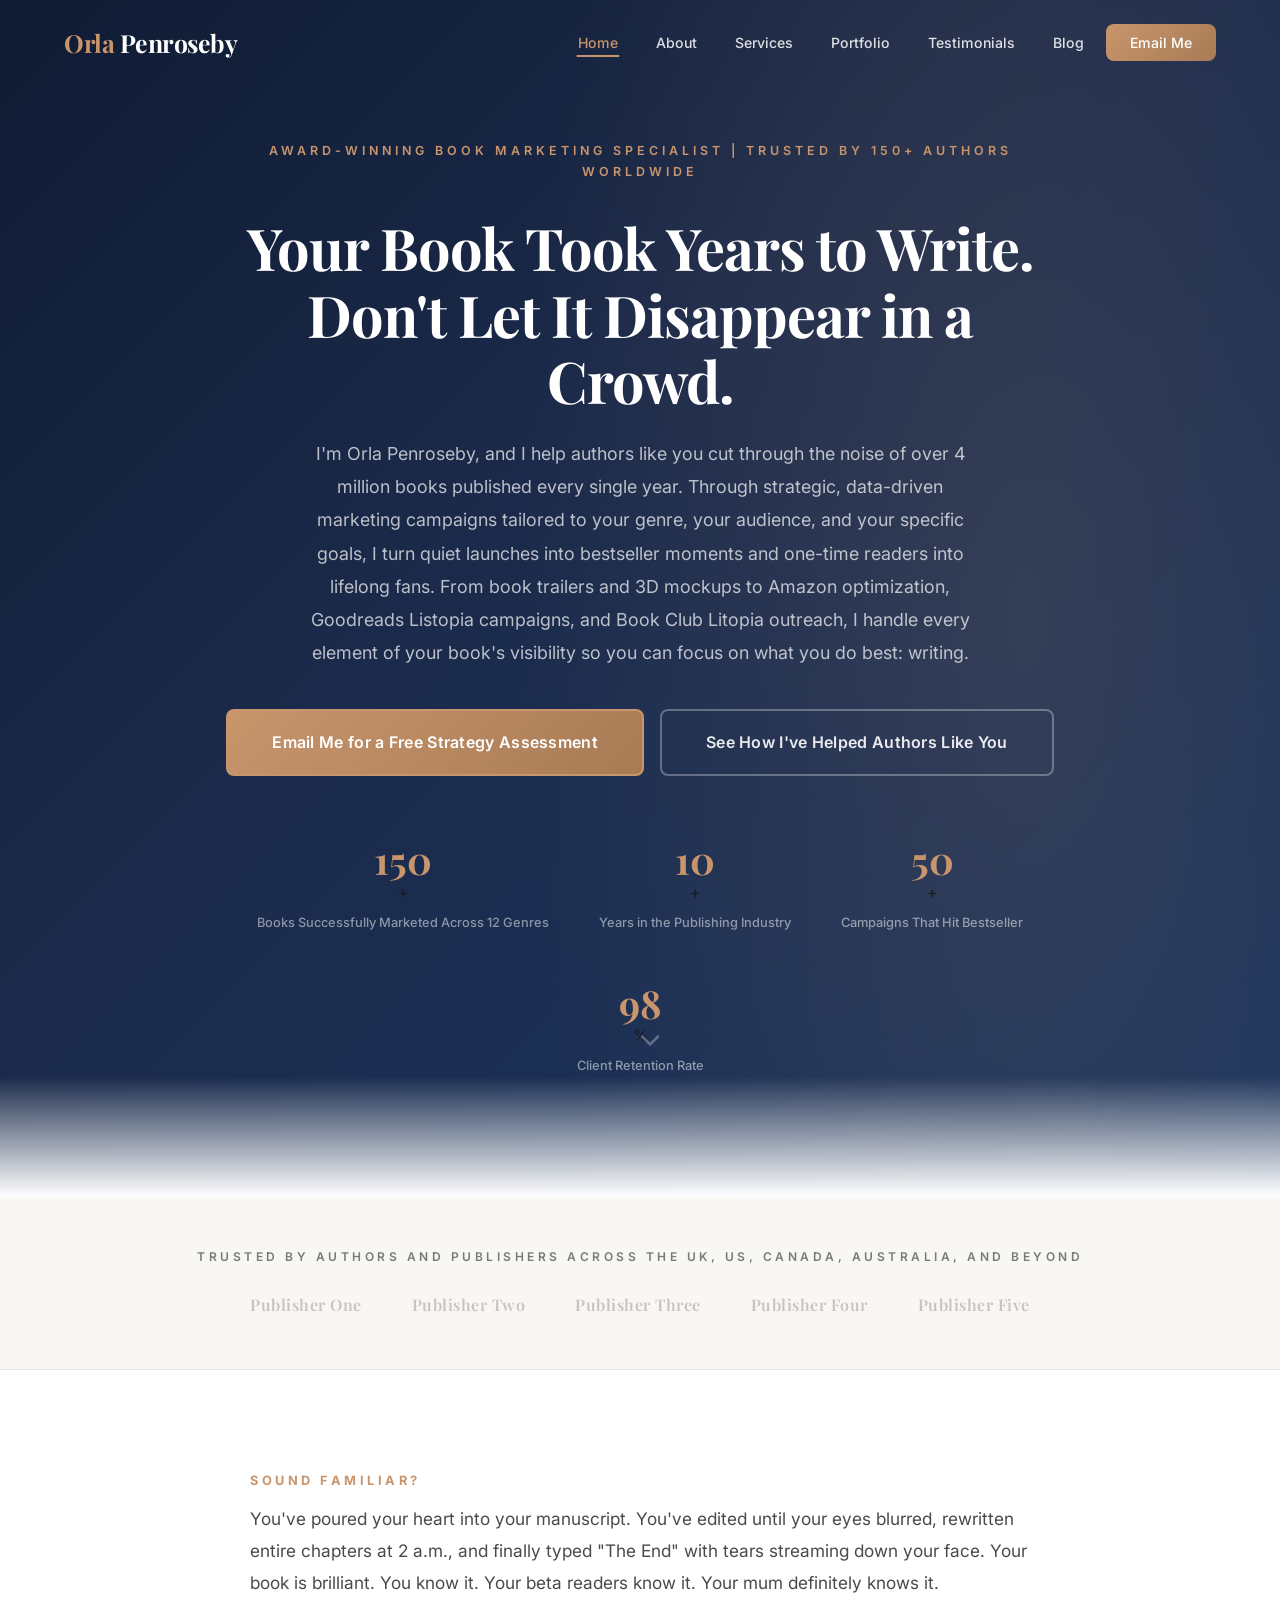
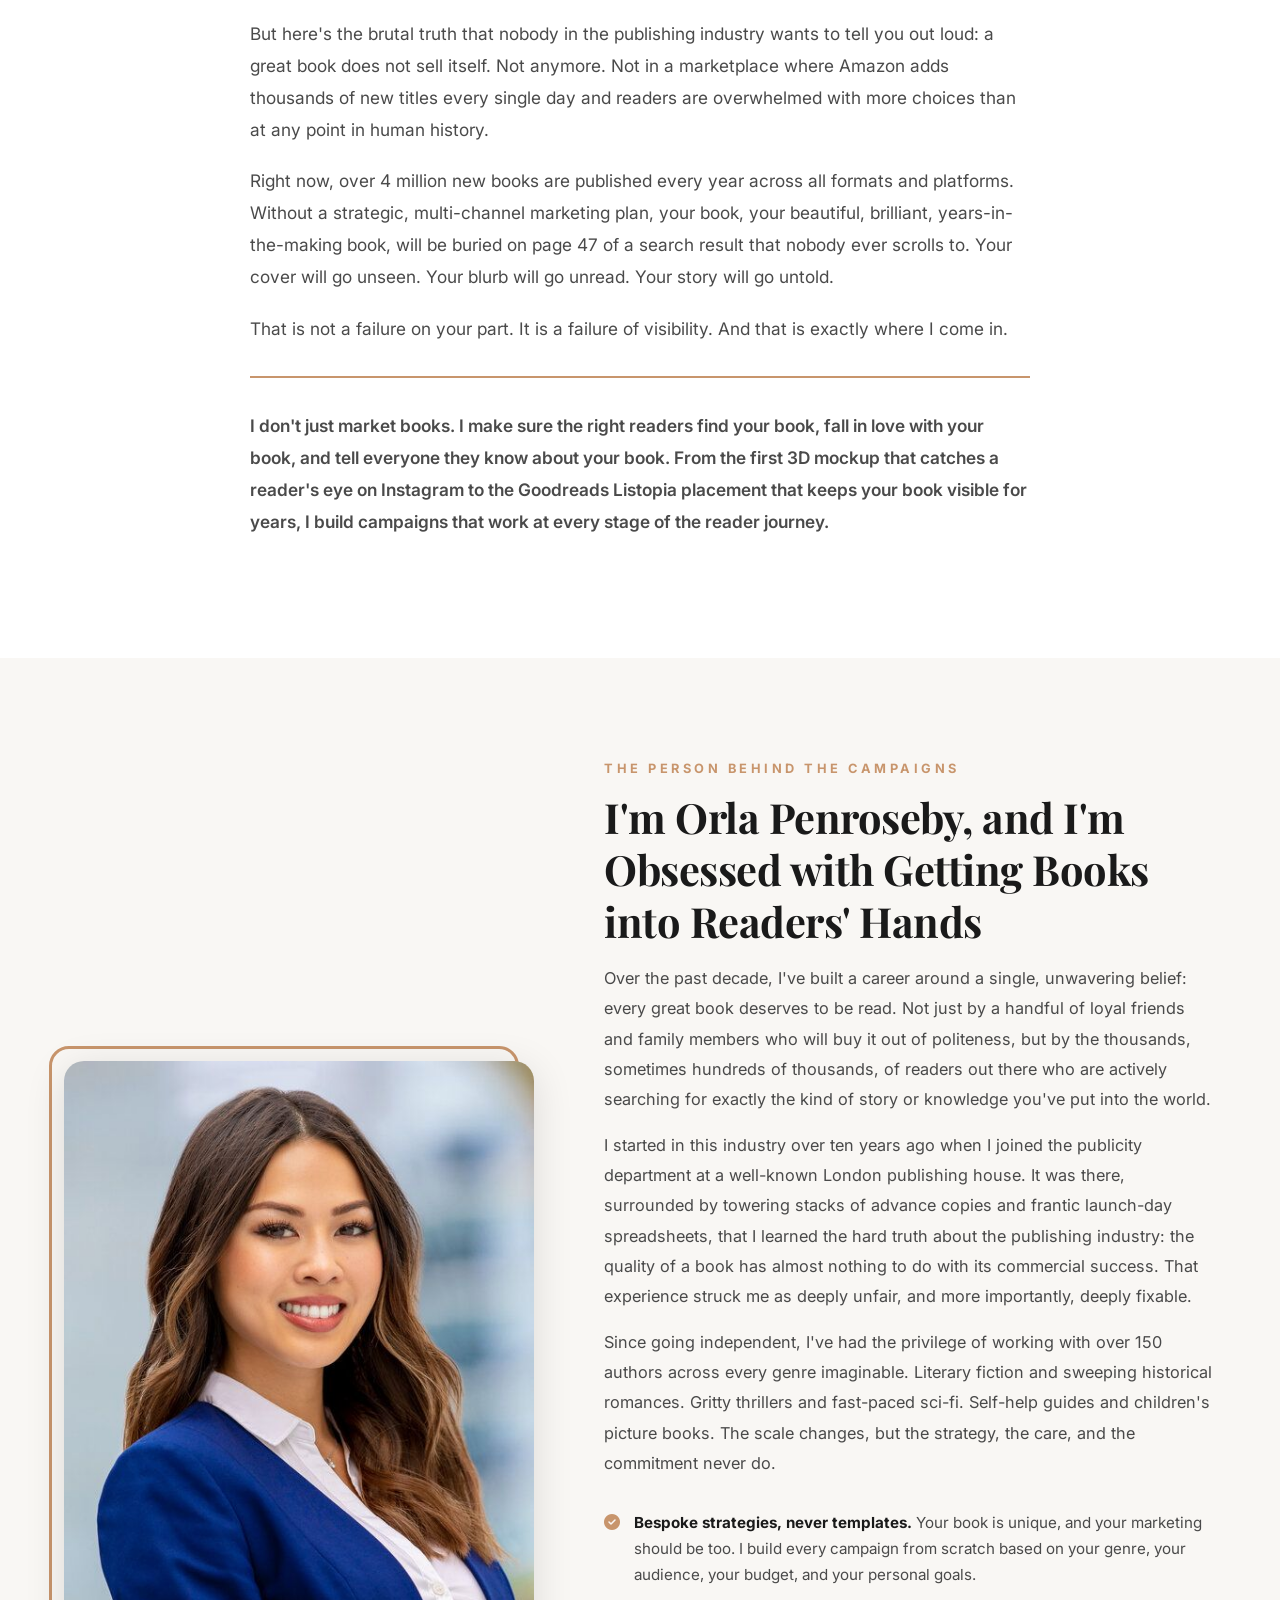
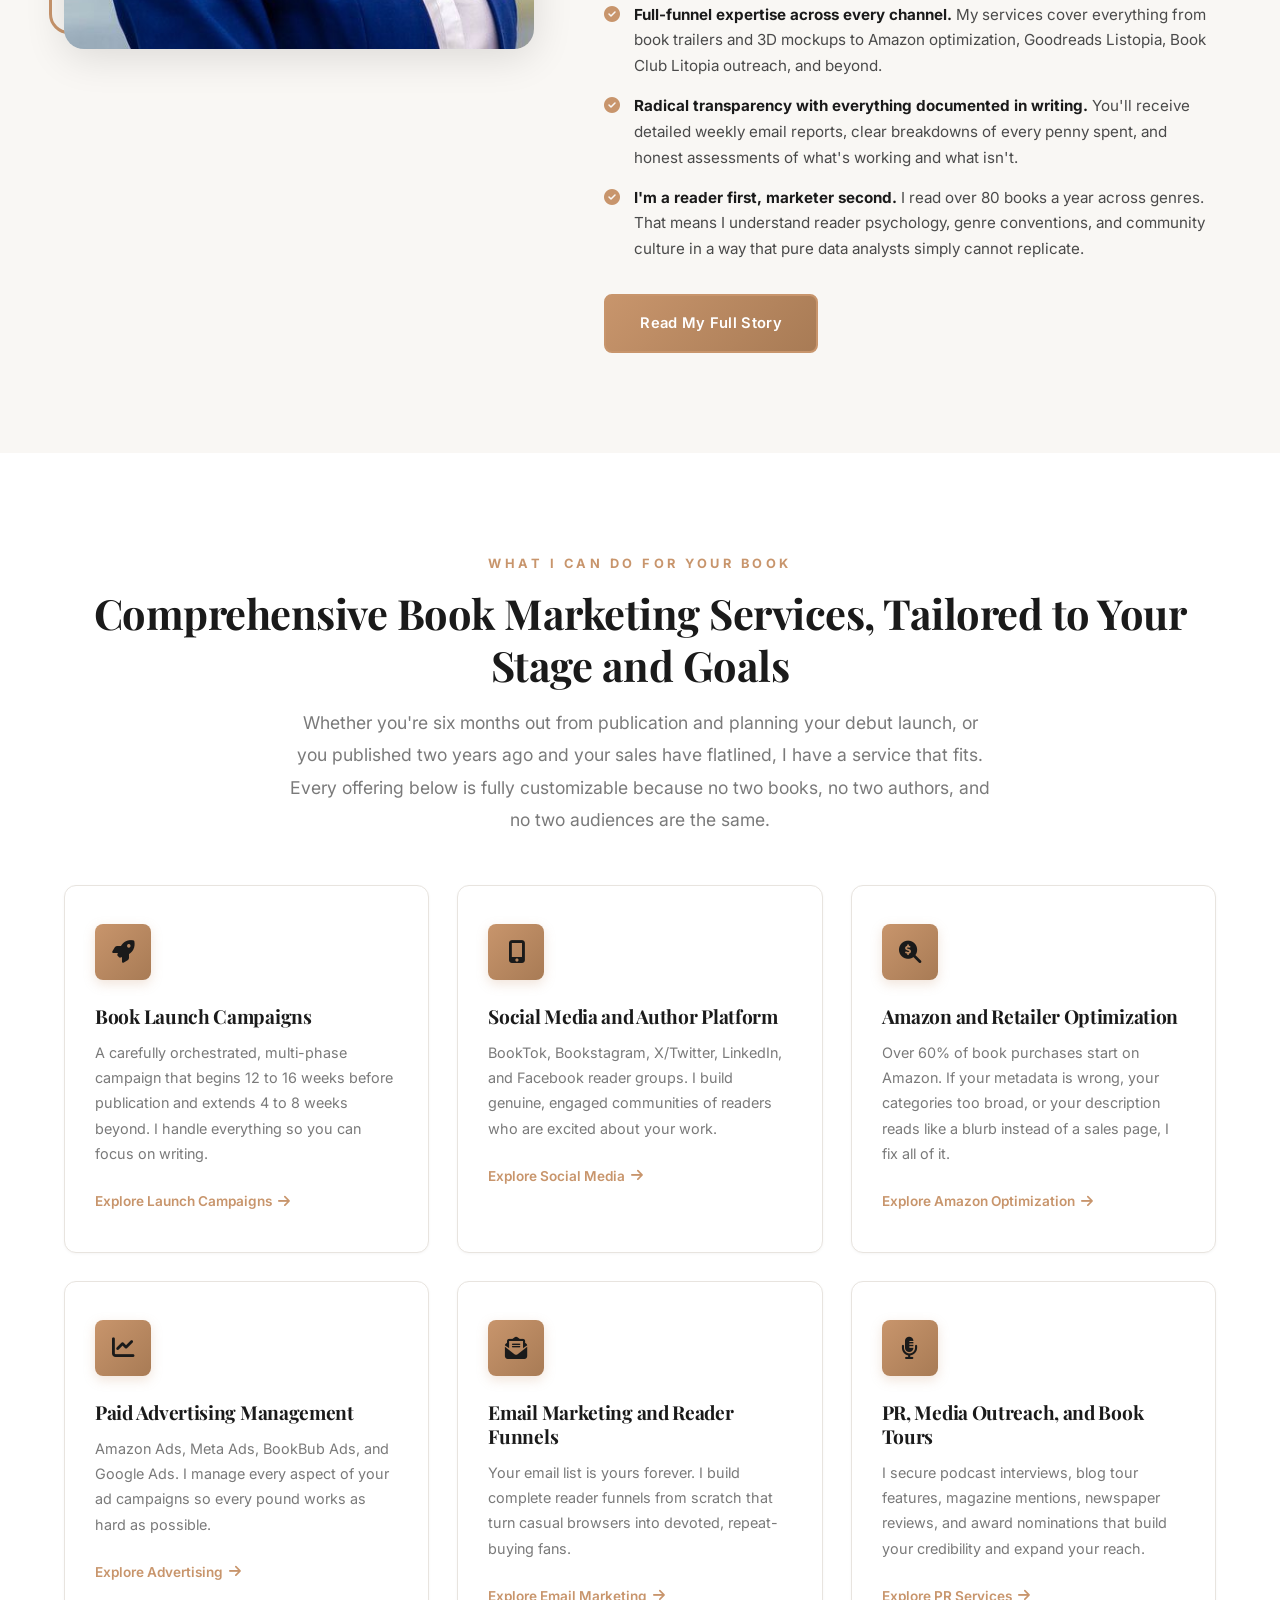
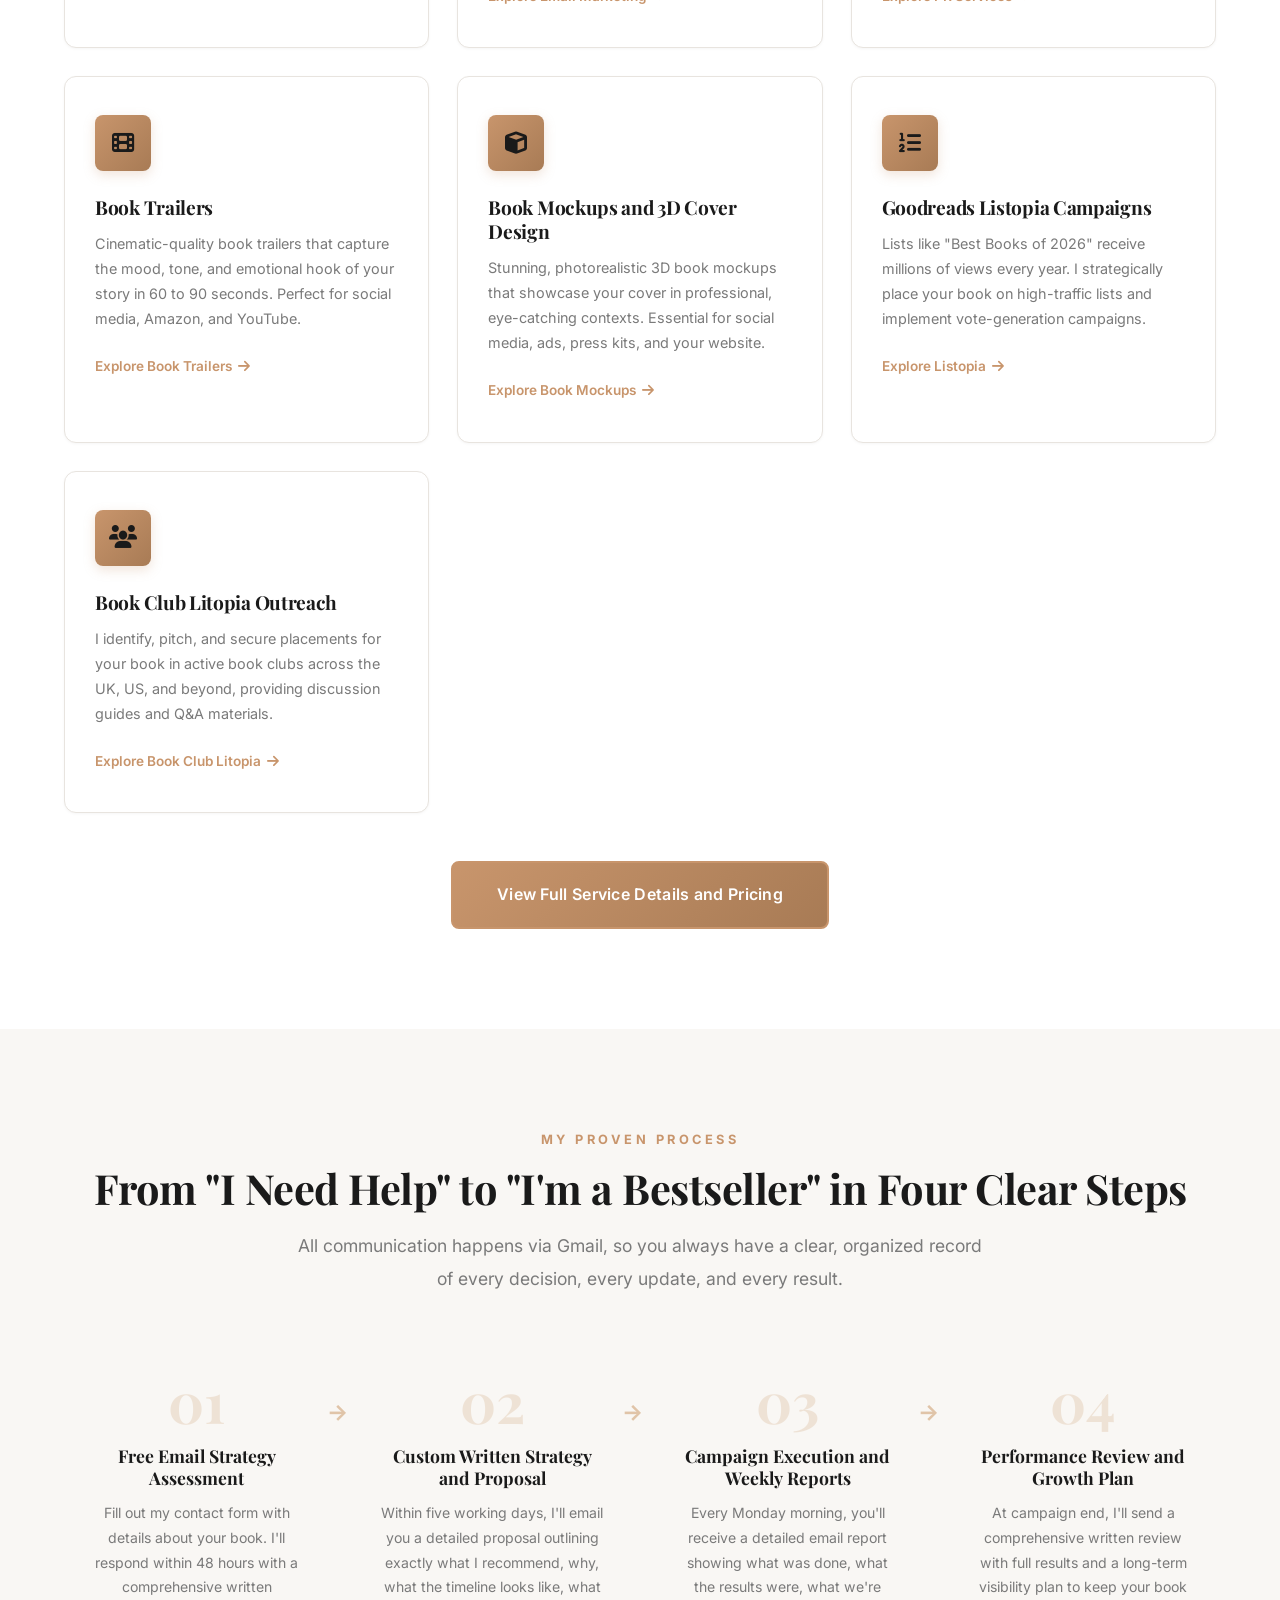
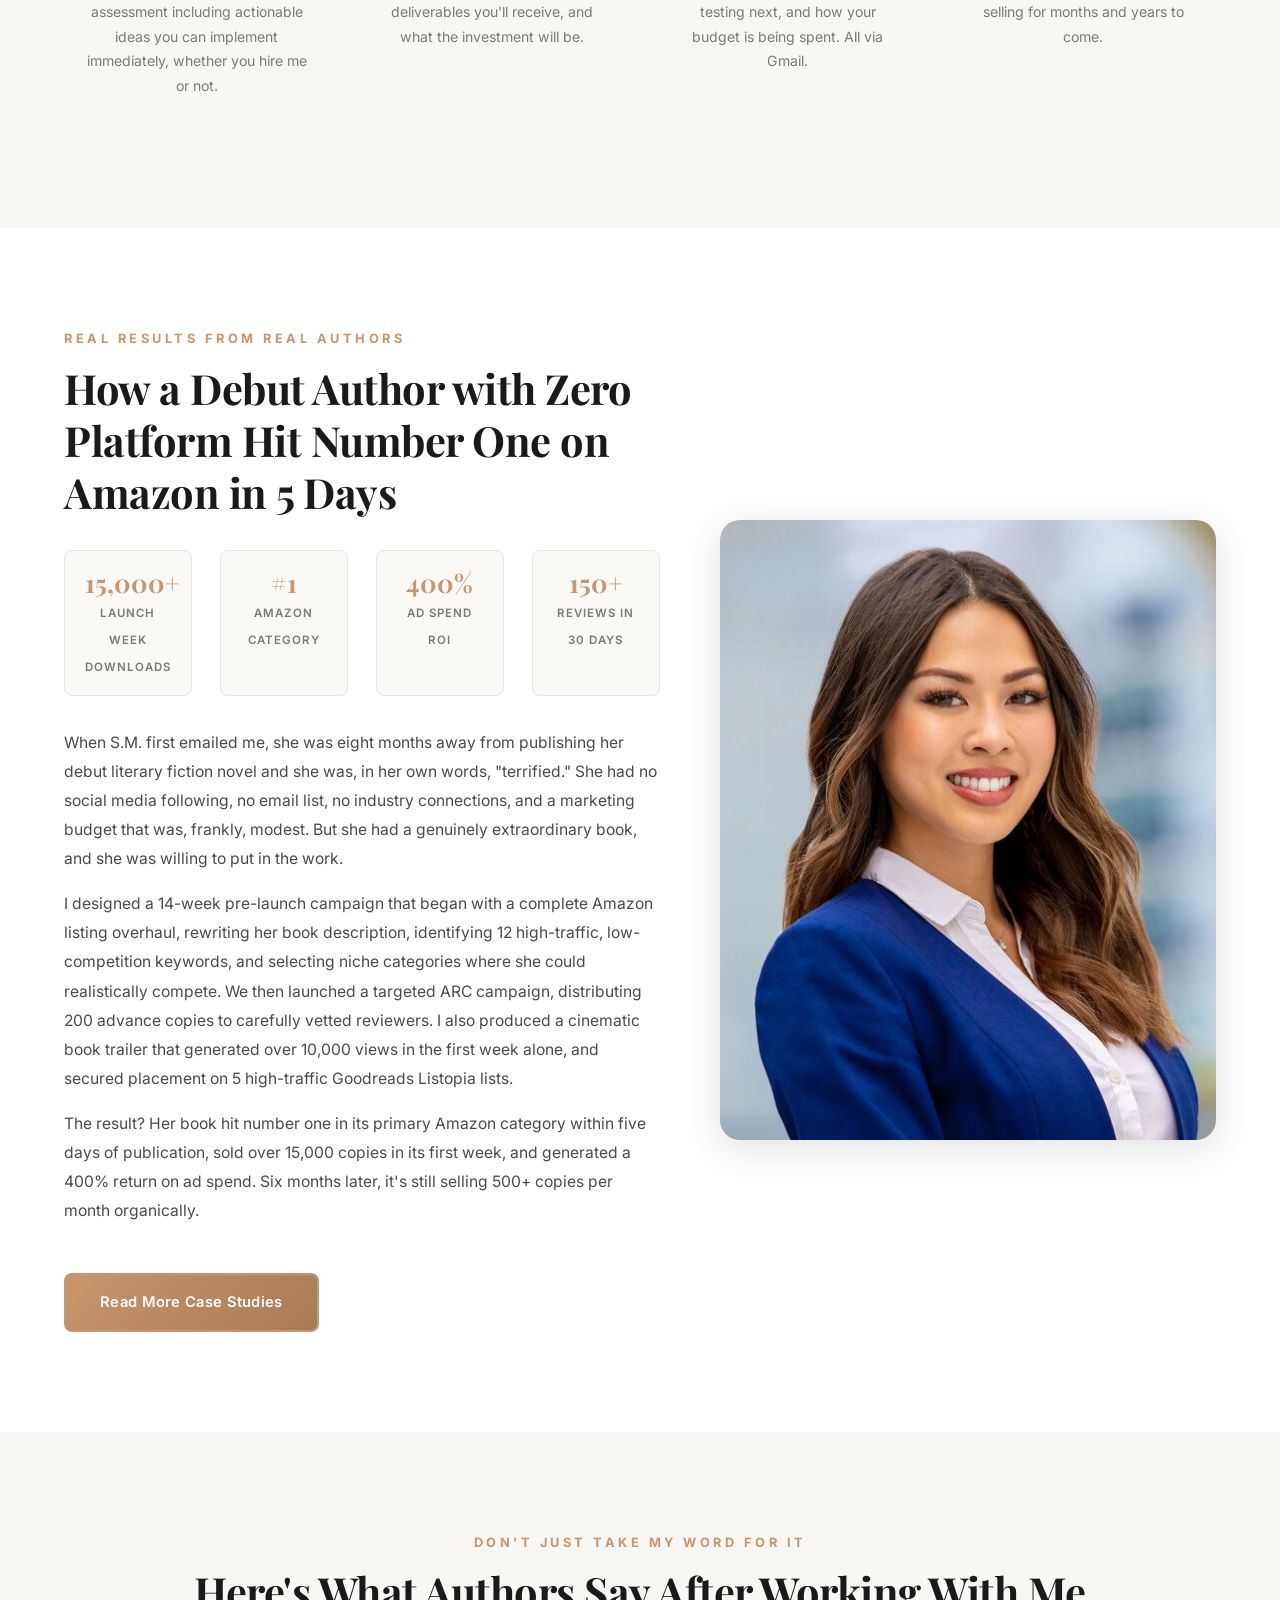
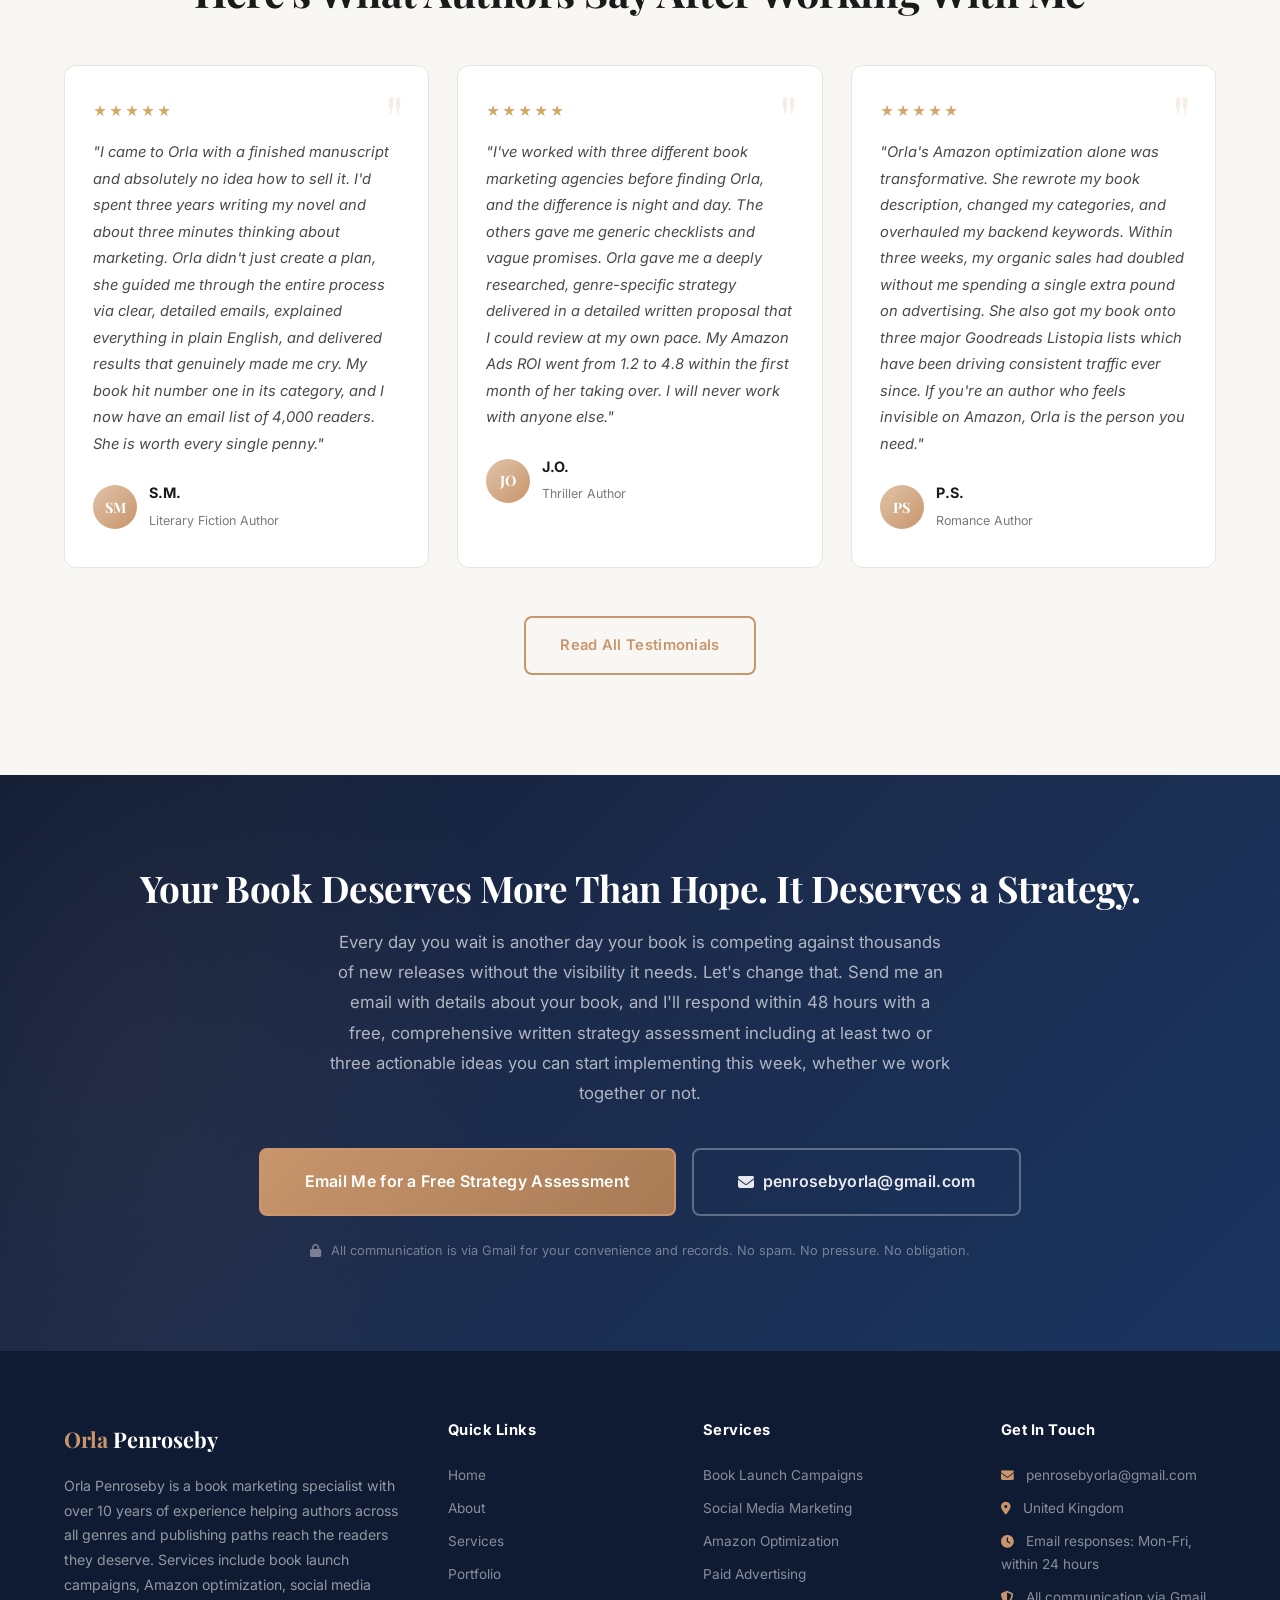
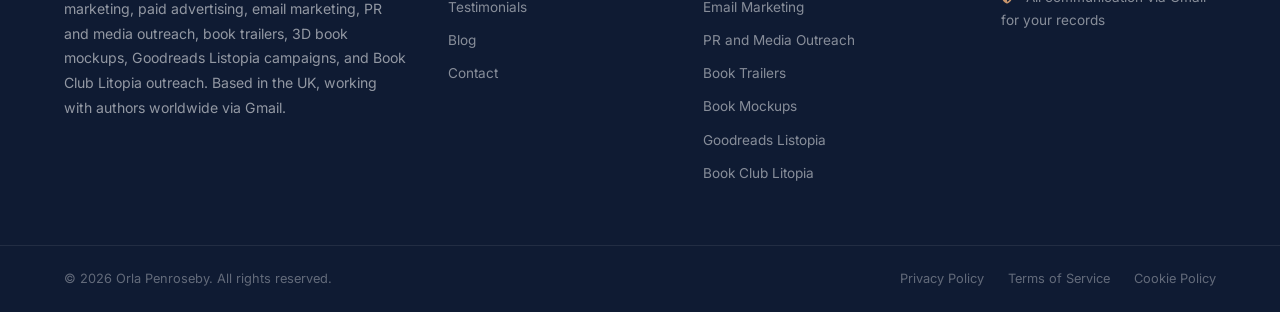
<file: index.html>
<!DOCTYPE html>
<html lang="en">
<head>
    <meta charset="UTF-8">
    <meta name="viewport" content="width=device-width, initial-scale=1.0">
    <meta name="description" content="Orla Penroseby is an award-winning Book Marketing Specialist helping authors reach the readers they deserve. Book trailers, 3D mockups, Amazon optimization, Goodreads Listopia, Book Club Litopia, and more.">
    <meta name="keywords" content="book marketing, book launch, author marketing, book promotion, Amazon ads, BookTok marketing, book trailer, book mockup, Goodreads Listopia, Book Club Litopia, Orla Penroseby">
    <meta name="author" content="Orla Penroseby">
    <title>Orla Penroseby | Book Marketing Specialist</title>
    <link rel="stylesheet" href="style.css">
    <link rel="preconnect" href="https://fonts.googleapis.com">
    <link rel="preconnect" href="https://fonts.gstatic.com" crossorigin>
    <link href="https://fonts.googleapis.com/css2?family=Playfair+Display:ital,wght@0,400;0,600;0,700;1,400;1,700&family=Inter:wght@300;400;500;600;700&display=swap" rel="stylesheet">
    <link rel="stylesheet" href="https://cdnjs.cloudflare.com/ajax/libs/font-awesome/6.5.0/css/all.min.css">
</head>
<body>

    <!-- ========== NAVIGATION ========== -->
    <nav class="navbar" id="navbar">
        <div class="container nav-container">
            <a href="index.html" class="logo">
                <span class="logo-accent">Orla</span> Penroseby
            </a>
            <button class="nav-toggle" id="navToggle" aria-label="Toggle navigation">
                <span class="hamburger"></span>
            </button>
            <ul class="nav-menu" id="navMenu">
                <li><a href="index.html" class="nav-link active">Home</a></li>
                <li><a href="about.html" class="nav-link">About</a></li>
                <li><a href="services.html" class="nav-link">Services</a></li>
                <li><a href="portfolio.html" class="nav-link">Portfolio</a></li>
                <li><a href="testimonials.html" class="nav-link">Testimonials</a></li>
                <li><a href="blog.html" class="nav-link">Blog</a></li>
                <li><a href="contact.html" class="nav-link btn-nav">Email Me</a></li>
            </ul>
        </div>
    </nav>

    <!-- ========== HERO ========== -->
    <header class="hero">
        <div class="container hero-content">
            <p class="hero-eyebrow">Award-Winning Book Marketing Specialist | Trusted by 150+ Authors Worldwide</p>
            <h1 class="hero-title">Your Book Took Years to Write.<br>Don't Let It Disappear in a Crowd.</h1>
            <p class="hero-description">I'm Orla Penroseby, and I help authors like you cut through the noise of over 4 million books published every single year. Through strategic, data-driven marketing campaigns tailored to your genre, your audience, and your specific goals, I turn quiet launches into bestseller moments and one-time readers into lifelong fans. From book trailers and 3D mockups to Amazon optimization, Goodreads Listopia campaigns, and Book Club Litopia outreach, I handle every element of your book's visibility so you can focus on what you do best: writing.</p>
            <div class="hero-buttons">
                <a href="contact.html" class="btn btn-primary btn-large">Email Me for a Free Strategy Assessment</a>
                <a href="portfolio.html" class="btn btn-outline-white btn-large">See How I've Helped Authors Like You</a>
            </div>
            <div class="hero-stats">
                <div class="stat">
                    <span class="stat-number" data-target="150">0</span><span class="stat-number-suffix">+</span>
                    <span class="stat-label">Books Successfully Marketed Across 12 Genres</span>
                </div>
                <div class="stat">
                    <span class="stat-number" data-target="10">0</span><span class="stat-number-suffix">+</span>
                    <span class="stat-label">Years in the Publishing Industry</span>
                </div>
                <div class="stat">
                    <span class="stat-number" data-target="50">0</span><span class="stat-number-suffix">+</span>
                    <span class="stat-label">Campaigns That Hit Bestseller</span>
                </div>
                <div class="stat">
                    <span class="stat-number" data-target="98">0</span><span class="stat-number-suffix">%</span>
                    <span class="stat-label">Client Retention Rate</span>
                </div>
            </div>
        </div>
        <div class="scroll-indicator">
            <a href="#pain-section"><i class="fas fa-chevron-down"></i></a>
        </div>
    </header>

    <!-- ========== TRUSTED BY ========== -->
    <section class="trusted-section reveal">
        <div class="container">
            <p class="trusted-label">Trusted by Authors and Publishers Across the UK, US, Canada, Australia, and Beyond</p>
            <div class="trusted-logos">
                <div class="trusted-item">Publisher One</div>
                <div class="trusted-item">Publisher Two</div>
                <div class="trusted-item">Publisher Three</div>
                <div class="trusted-item">Publisher Four</div>
                <div class="trusted-item">Publisher Five</div>
            </div>
        </div>
    </section>

    <!-- ========== PAIN POINT ========== -->
    <section class="pain-section" id="pain-section">
        <div class="container">
            <div class="pain-content">
                <span class="section-eyebrow reveal">Sound Familiar?</span>
                <p class="reveal stagger-1">You've poured your heart into your manuscript. You've edited until your eyes blurred, rewritten entire chapters at 2 a.m., and finally typed "The End" with tears streaming down your face. Your book is brilliant. You know it. Your beta readers know it. Your mum definitely knows it.</p>
                <p class="reveal stagger-2">But here's the brutal truth that nobody in the publishing industry wants to tell you out loud: a great book does not sell itself. Not anymore. Not in a marketplace where Amazon adds thousands of new titles every single day and readers are overwhelmed with more choices than at any point in human history.</p>
                <p class="reveal stagger-3">Right now, over 4 million new books are published every year across all formats and platforms. Without a strategic, multi-channel marketing plan, your book, your beautiful, brilliant, years-in-the-making book, will be buried on page 47 of a search result that nobody ever scrolls to. Your cover will go unseen. Your blurb will go unread. Your story will go untold.</p>
                <p class="reveal stagger-4">That is not a failure on your part. It is a failure of visibility. And that is exactly where I come in.</p>
                <p class="pain-closing reveal stagger-5">I don't just market books. I make sure the right readers find your book, fall in love with your book, and tell everyone they know about your book. From the first 3D mockup that catches a reader's eye on Instagram to the Goodreads Listopia placement that keeps your book visible for years, I build campaigns that work at every stage of the reader journey.</p>
            </div>
        </div>
    </section>

    <!-- ========== ABOUT PREVIEW ========== -->
    <section class="about-preview-section">
        <div class="container">
            <div class="about-preview-grid">
                <div class="about-image-wrapper reveal-left">
                    <img src="Orla.jpg" alt="Orla Penroseby, Book Marketing Specialist" loading="lazy">
                </div>
                <div class="about-preview-text">
                    <span class="section-eyebrow reveal">The Person Behind the Campaigns</span>
                    <h2 class="section-title reveal stagger-1">I'm Orla Penroseby, and I'm Obsessed with Getting Books into Readers' Hands</h2>
                    <p class="reveal stagger-2">Over the past decade, I've built a career around a single, unwavering belief: every great book deserves to be read. Not just by a handful of loyal friends and family members who will buy it out of politeness, but by the thousands, sometimes hundreds of thousands, of readers out there who are actively searching for exactly the kind of story or knowledge you've put into the world.</p>
                    <p class="reveal stagger-3">I started in this industry over ten years ago when I joined the publicity department at a well-known London publishing house. It was there, surrounded by towering stacks of advance copies and frantic launch-day spreadsheets, that I learned the hard truth about the publishing industry: the quality of a book has almost nothing to do with its commercial success. That experience struck me as deeply unfair, and more importantly, deeply fixable.</p>
                    <p class="reveal stagger-4">Since going independent, I've had the privilege of working with over 150 authors across every genre imaginable. Literary fiction and sweeping historical romances. Gritty thrillers and fast-paced sci-fi. Self-help guides and children's picture books. The scale changes, but the strategy, the care, and the commitment never do.</p>
                    <div class="about-highlights">
                        <div class="highlight-item reveal stagger-5">
                            <i class="fas fa-check-circle"></i>
                            <span><strong>Bespoke strategies, never templates.</strong> Your book is unique, and your marketing should be too. I build every campaign from scratch based on your genre, your audience, your budget, and your personal goals.</span>
                        </div>
                        <div class="highlight-item reveal stagger-6">
                            <i class="fas fa-check-circle"></i>
                            <span><strong>Full-funnel expertise across every channel.</strong> My services cover everything from book trailers and 3D mockups to Amazon optimization, Goodreads Listopia, Book Club Litopia outreach, and beyond.</span>
                        </div>
                        <div class="highlight-item reveal stagger-7">
                            <i class="fas fa-check-circle"></i>
                            <span><strong>Radical transparency with everything documented in writing.</strong> You'll receive detailed weekly email reports, clear breakdowns of every penny spent, and honest assessments of what's working and what isn't.</span>
                        </div>
                        <div class="highlight-item reveal stagger-8">
                            <i class="fas fa-check-circle"></i>
                            <span><strong>I'm a reader first, marketer second.</strong> I read over 80 books a year across genres. That means I understand reader psychology, genre conventions, and community culture in a way that pure data analysts simply cannot replicate.</span>
                        </div>
                    </div>
                    <a href="about.html" class="btn btn-primary reveal stagger-9">Read My Full Story</a>
                </div>
            </div>
        </div>
    </section>

    <!-- ========== SERVICES PREVIEW ========== -->
    <section class="services-section" id="services-preview">
        <div class="container">
            <div class="text-center">
                <span class="section-eyebrow reveal">What I Can Do for Your Book</span>
                <h2 class="section-title reveal stagger-1">Comprehensive Book Marketing Services, Tailored to Your Stage and Goals</h2>
                <p class="section-description reveal stagger-2">Whether you're six months out from publication and planning your debut launch, or you published two years ago and your sales have flatlined, I have a service that fits. Every offering below is fully customizable because no two books, no two authors, and no two audiences are the same.</p>
            </div>
            <div class="services-grid">
                <div class="service-card reveal stagger-1">
                    <div class="service-icon"><i class="fas fa-rocket"></i></div>
                    <h3>Book Launch Campaigns</h3>
                    <p>A carefully orchestrated, multi-phase campaign that begins 12 to 16 weeks before publication and extends 4 to 8 weeks beyond. I handle everything so you can focus on writing.</p>
                    <a href="services.html" class="service-link">Explore Launch Campaigns <i class="fas fa-arrow-right"></i></a>
                </div>
                <div class="service-card reveal stagger-2">
                    <div class="service-icon"><i class="fas fa-mobile-alt"></i></div>
                    <h3>Social Media and Author Platform</h3>
                    <p>BookTok, Bookstagram, X/Twitter, LinkedIn, and Facebook reader groups. I build genuine, engaged communities of readers who are excited about your work.</p>
                    <a href="services.html" class="service-link">Explore Social Media <i class="fas fa-arrow-right"></i></a>
                </div>
                <div class="service-card reveal stagger-3">
                    <div class="service-icon"><i class="fas fa-search-dollar"></i></div>
                    <h3>Amazon and Retailer Optimization</h3>
                    <p>Over 60% of book purchases start on Amazon. If your metadata is wrong, your categories too broad, or your description reads like a blurb instead of a sales page, I fix all of it.</p>
                    <a href="services.html" class="service-link">Explore Amazon Optimization <i class="fas fa-arrow-right"></i></a>
                </div>
                <div class="service-card reveal stagger-4">
                    <div class="service-icon"><i class="fas fa-chart-line"></i></div>
                    <h3>Paid Advertising Management</h3>
                    <p>Amazon Ads, Meta Ads, BookBub Ads, and Google Ads. I manage every aspect of your ad campaigns so every pound works as hard as possible.</p>
                    <a href="services.html" class="service-link">Explore Advertising <i class="fas fa-arrow-right"></i></a>
                </div>
                <div class="service-card reveal stagger-5">
                    <div class="service-icon"><i class="fas fa-envelope-open-text"></i></div>
                    <h3>Email Marketing and Reader Funnels</h3>
                    <p>Your email list is yours forever. I build complete reader funnels from scratch that turn casual browsers into devoted, repeat-buying fans.</p>
                    <a href="services.html" class="service-link">Explore Email Marketing <i class="fas fa-arrow-right"></i></a>
                </div>
                <div class="service-card reveal stagger-6">
                    <div class="service-icon"><i class="fas fa-microphone-alt"></i></div>
                    <h3>PR, Media Outreach, and Book Tours</h3>
                    <p>I secure podcast interviews, blog tour features, magazine mentions, newspaper reviews, and award nominations that build your credibility and expand your reach.</p>
                    <a href="services.html" class="service-link">Explore PR Services <i class="fas fa-arrow-right"></i></a>
                </div>
                <div class="service-card reveal stagger-7">
                    <div class="service-icon"><i class="fas fa-film"></i></div>
                    <h3>Book Trailers</h3>
                    <p>Cinematic-quality book trailers that capture the mood, tone, and emotional hook of your story in 60 to 90 seconds. Perfect for social media, Amazon, and YouTube.</p>
                    <a href="services.html" class="service-link">Explore Book Trailers <i class="fas fa-arrow-right"></i></a>
                </div>
                <div class="service-card reveal stagger-8">
                    <div class="service-icon"><i class="fas fa-cube"></i></div>
                    <h3>Book Mockups and 3D Cover Design</h3>
                    <p>Stunning, photorealistic 3D book mockups that showcase your cover in professional, eye-catching contexts. Essential for social media, ads, press kits, and your website.</p>
                    <a href="services.html" class="service-link">Explore Book Mockups <i class="fas fa-arrow-right"></i></a>
                </div>
                <div class="service-card reveal stagger-9">
                    <div class="service-icon"><i class="fas fa-list-ol"></i></div>
                    <h3>Goodreads Listopia Campaigns</h3>
                    <p>Lists like "Best Books of 2026" receive millions of views every year. I strategically place your book on high-traffic lists and implement vote-generation campaigns.</p>
                    <a href="services.html" class="service-link">Explore Listopia <i class="fas fa-arrow-right"></i></a>
                </div>
                <div class="service-card reveal stagger-10">
                    <div class="service-icon"><i class="fas fa-users"></i></div>
                    <h3>Book Club Litopia Outreach</h3>
                    <p>I identify, pitch, and secure placements for your book in active book clubs across the UK, US, and beyond, providing discussion guides and Q&A materials.</p>
                    <a href="services.html" class="service-link">Explore Book Club Litopia <i class="fas fa-arrow-right"></i></a>
                </div>
            </div>
            <div class="text-center mt-4 reveal">
                <a href="services.html" class="btn btn-primary btn-large">View Full Service Details and Pricing</a>
            </div>
        </div>
    </section>

    <!-- ========== HOW IT WORKS ========== -->
    <section class="process-section">
        <div class="container">
            <div class="text-center">
                <span class="section-eyebrow reveal">My Proven Process</span>
                <h2 class="section-title reveal stagger-1">From "I Need Help" to "I'm a Bestseller" in Four Clear Steps</h2>
                <p class="section-description reveal stagger-2">All communication happens via Gmail, so you always have a clear, organized record of every decision, every update, and every result.</p>
            </div>
            <div class="process-grid">
                <div class="process-step reveal stagger-1">
                    <div class="step-number">01</div>
                    <h3>Free Email Strategy Assessment</h3>
                    <p>Fill out my contact form with details about your book. I'll respond within 48 hours with a comprehensive written assessment including actionable ideas you can implement immediately, whether you hire me or not.</p>
                </div>
                <div class="process-step reveal stagger-2">
                    <div class="step-number">02</div>
                    <h3>Custom Written Strategy and Proposal</h3>
                    <p>Within five working days, I'll email you a detailed proposal outlining exactly what I recommend, why, what the timeline looks like, what deliverables you'll receive, and what the investment will be.</p>
                </div>
                <div class="process-step reveal stagger-3">
                    <div class="step-number">03</div>
                    <h3>Campaign Execution and Weekly Reports</h3>
                    <p>Every Monday morning, you'll receive a detailed email report showing what was done, what the results were, what we're testing next, and how your budget is being spent. All via Gmail.</p>
                </div>
                <div class="process-step reveal stagger-4">
                    <div class="step-number">04</div>
                    <h3>Performance Review and Growth Plan</h3>
                    <p>At campaign end, I'll send a comprehensive written review with full results and a long-term visibility plan to keep your book selling for months and years to come.</p>
                </div>
            </div>
        </div>
    </section>

    <!-- ========== FEATURED CASE STUDY ========== -->
    <section class="case-feature-section">
        <div class="container">
            <div class="case-feature-grid">
                <div class="reveal-left">
                    <span class="section-eyebrow">Real Results from Real Authors</span>
                    <h2 class="section-title">How a Debut Author with Zero Platform Hit Number One on Amazon in 5 Days</h2>
                    <div class="case-stats-row">
                        <div class="case-stat">
                            <span class="case-stat-number">15,000+</span>
                            <span class="case-stat-label">Launch Week Downloads</span>
                        </div>
                        <div class="case-stat">
                            <span class="case-stat-number">#1</span>
                            <span class="case-stat-label">Amazon Category</span>
                        </div>
                        <div class="case-stat">
                            <span class="case-stat-number">400%</span>
                            <span class="case-stat-label">Ad Spend ROI</span>
                        </div>
                        <div class="case-stat">
                            <span class="case-stat-number">150+</span>
                            <span class="case-stat-label">Reviews in 30 Days</span>
                        </div>
                    </div>
                    <div class="case-feature-text">
                        <p>When S.M. first emailed me, she was eight months away from publishing her debut literary fiction novel and she was, in her own words, "terrified." She had no social media following, no email list, no industry connections, and a marketing budget that was, frankly, modest. But she had a genuinely extraordinary book, and she was willing to put in the work.</p>
                        <p>I designed a 14-week pre-launch campaign that began with a complete Amazon listing overhaul, rewriting her book description, identifying 12 high-traffic, low-competition keywords, and selecting niche categories where she could realistically compete. We then launched a targeted ARC campaign, distributing 200 advance copies to carefully vetted reviewers. I also produced a cinematic book trailer that generated over 10,000 views in the first week alone, and secured placement on 5 high-traffic Goodreads Listopia lists.</p>
                        <p>The result? Her book hit number one in its primary Amazon category within five days of publication, sold over 15,000 copies in its first week, and generated a 400% return on ad spend. Six months later, it's still selling 500+ copies per month organically.</p>
                    </div>
                    <a href="portfolio.html" class="btn btn-primary mt-3">Read More Case Studies</a>
                </div>
                <div class="case-feature-image reveal-right">
                    <img src="Orla.jpg" alt="Orla Penroseby working on a book marketing campaign" loading="lazy">
                </div>
            </div>
        </div>
    </section>

    <!-- ========== TESTIMONIALS PREVIEW ========== -->
    <section class="testimonials-section">
        <div class="container">
            <div class="text-center">
                <span class="section-eyebrow reveal">Don't Just Take My Word for It</span>
                <h2 class="section-title reveal stagger-1">Here's What Authors Say After Working With Me</h2>
            </div>
            <div class="testimonials-grid">
                <div class="testimonial-card reveal stagger-1">
                    <div class="stars">★★★★★</div>
                    <p class="testimonial-text">"I came to Orla with a finished manuscript and absolutely no idea how to sell it. I'd spent three years writing my novel and about three minutes thinking about marketing. Orla didn't just create a plan, she guided me through the entire process via clear, detailed emails, explained everything in plain English, and delivered results that genuinely made me cry. My book hit number one in its category, and I now have an email list of 4,000 readers. She is worth every single penny."</p>
                    <div class="testimonial-author">
                        <div class="testimonial-avatar">SM</div>
                        <div class="testimonial-info">
                            <strong>S.M.</strong>
                            <span>Literary Fiction Author</span>
                        </div>
                    </div>
                </div>
                <div class="testimonial-card reveal stagger-2">
                    <div class="stars">★★★★★</div>
                    <p class="testimonial-text">"I've worked with three different book marketing agencies before finding Orla, and the difference is night and day. The others gave me generic checklists and vague promises. Orla gave me a deeply researched, genre-specific strategy delivered in a detailed written proposal that I could review at my own pace. My Amazon Ads ROI went from 1.2 to 4.8 within the first month of her taking over. I will never work with anyone else."</p>
                    <div class="testimonial-author">
                        <div class="testimonial-avatar">JO</div>
                        <div class="testimonial-info">
                            <strong>J.O.</strong>
                            <span>Thriller Author</span>
                        </div>
                    </div>
                </div>
                <div class="testimonial-card reveal stagger-3">
                    <div class="stars">★★★★★</div>
                    <p class="testimonial-text">"Orla's Amazon optimization alone was transformative. She rewrote my book description, changed my categories, and overhauled my backend keywords. Within three weeks, my organic sales had doubled without me spending a single extra pound on advertising. She also got my book onto three major Goodreads Listopia lists which have been driving consistent traffic ever since. If you're an author who feels invisible on Amazon, Orla is the person you need."</p>
                    <div class="testimonial-author">
                        <div class="testimonial-avatar">PS</div>
                        <div class="testimonial-info">
                            <strong>P.S.</strong>
                            <span>Romance Author</span>
                        </div>
                    </div>
                </div>
            </div>
            <div class="text-center mt-4 reveal">
                <a href="testimonials.html" class="btn btn-secondary">Read All Testimonials</a>
            </div>
        </div>
    </section>

    <!-- ========== CTA ========== -->
    <section class="cta-section">
        <div class="container text-center cta-inner">
            <h2 class="cta-title reveal">Your Book Deserves More Than Hope. It Deserves a Strategy.</h2>
            <p class="cta-text reveal stagger-1">Every day you wait is another day your book is competing against thousands of new releases without the visibility it needs. Let's change that. Send me an email with details about your book, and I'll respond within 48 hours with a free, comprehensive written strategy assessment including at least two or three actionable ideas you can start implementing this week, whether we work together or not.</p>
            <div class="cta-buttons reveal stagger-2">
                <a href="contact.html" class="btn btn-primary btn-large">Email Me for a Free Strategy Assessment</a>
                <a href="mailto:penrosebyorla@gmail.com" class="btn btn-outline-white btn-large"><i class="fas fa-envelope"></i> penrosebyorla@gmail.com</a>
            </div>
            <p class="cta-micro reveal stagger-3"><i class="fas fa-lock"></i> All communication is via Gmail for your convenience and records. No spam. No pressure. No obligation.</p>
        </div>
    </section>

    <!-- ========== FOOTER ========== -->
    <footer class="footer">
        <div class="container footer-grid">
            <div class="footer-about">
                <a href="index.html" class="footer-logo"><span class="logo-accent">Orla</span> Penroseby</a>
                <p>Orla Penroseby is a book marketing specialist with over 10 years of experience helping authors across all genres and publishing paths reach the readers they deserve. Services include book launch campaigns, Amazon optimization, social media marketing, paid advertising, email marketing, PR and media outreach, book trailers, 3D book mockups, Goodreads Listopia campaigns, and Book Club Litopia outreach. Based in the UK, working with authors worldwide via Gmail.</p>
            </div>
            <div class="footer-links-col">
                <h4>Quick Links</h4>
                <ul>
                    <li><a href="index.html">Home</a></li>
                    <li><a href="about.html">About</a></li>
                    <li><a href="services.html">Services</a></li>
                    <li><a href="portfolio.html">Portfolio</a></li>
                    <li><a href="testimonials.html">Testimonials</a></li>
                    <li><a href="blog.html">Blog</a></li>
                    <li><a href="contact.html">Contact</a></li>
                </ul>
            </div>
            <div class="footer-services-col">
                <h4>Services</h4>
                <ul>
                    <li><a href="services.html">Book Launch Campaigns</a></li>
                    <li><a href="services.html">Social Media Marketing</a></li>
                    <li><a href="services.html">Amazon Optimization</a></li>
                    <li><a href="services.html">Paid Advertising</a></li>
                    <li><a href="services.html">Email Marketing</a></li>
                    <li><a href="services.html">PR and Media Outreach</a></li>
                    <li><a href="services.html">Book Trailers</a></li>
                    <li><a href="services.html">Book Mockups</a></li>
                    <li><a href="services.html">Goodreads Listopia</a></li>
                    <li><a href="services.html">Book Club Litopia</a></li>
                </ul>
            </div>
            <div class="footer-contact-col">
                <h4>Get In Touch</h4>
                <ul>
                    <li><i class="fas fa-envelope"></i> penrosebyorla@gmail.com</li>
                    <li><i class="fas fa-map-marker-alt"></i> United Kingdom</li>
                    <li><i class="fas fa-clock"></i> Email responses: Mon-Fri, within 24 hours</li>
                    <li><i class="fas fa-shield-alt"></i> All communication via Gmail for your records</li>
                </ul>
            </div>
        </div>
        <div class="footer-bottom">
            <div class="container footer-bottom-content">
                <p>&copy; 2026 Orla Penroseby. All rights reserved.</p>
                <div class="footer-bottom-links">
                    <a href="#">Privacy Policy</a>
                    <a href="#">Terms of Service</a>
                    <a href="#">Cookie Policy</a>
                </div>
            </div>
        </div>
    </footer>

    <script src="main.js"></script>
</body>
</html>
</file>
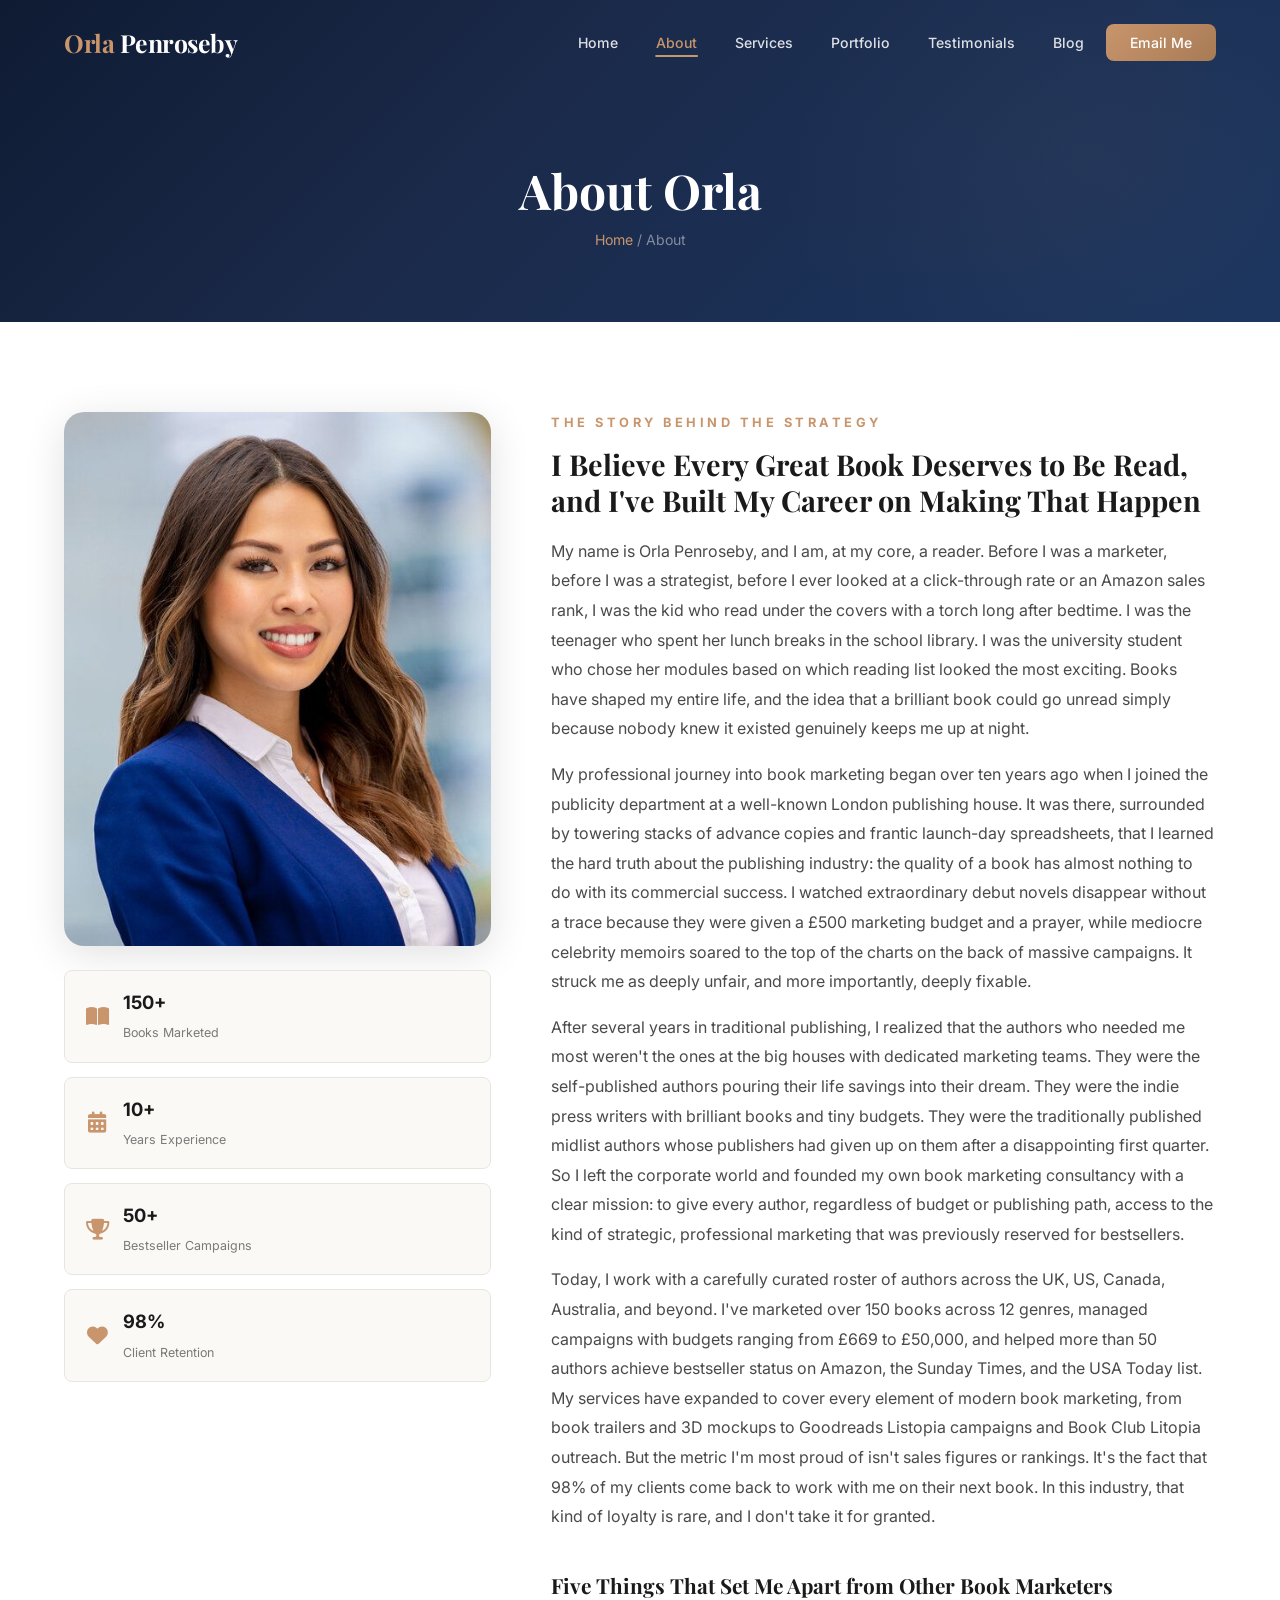
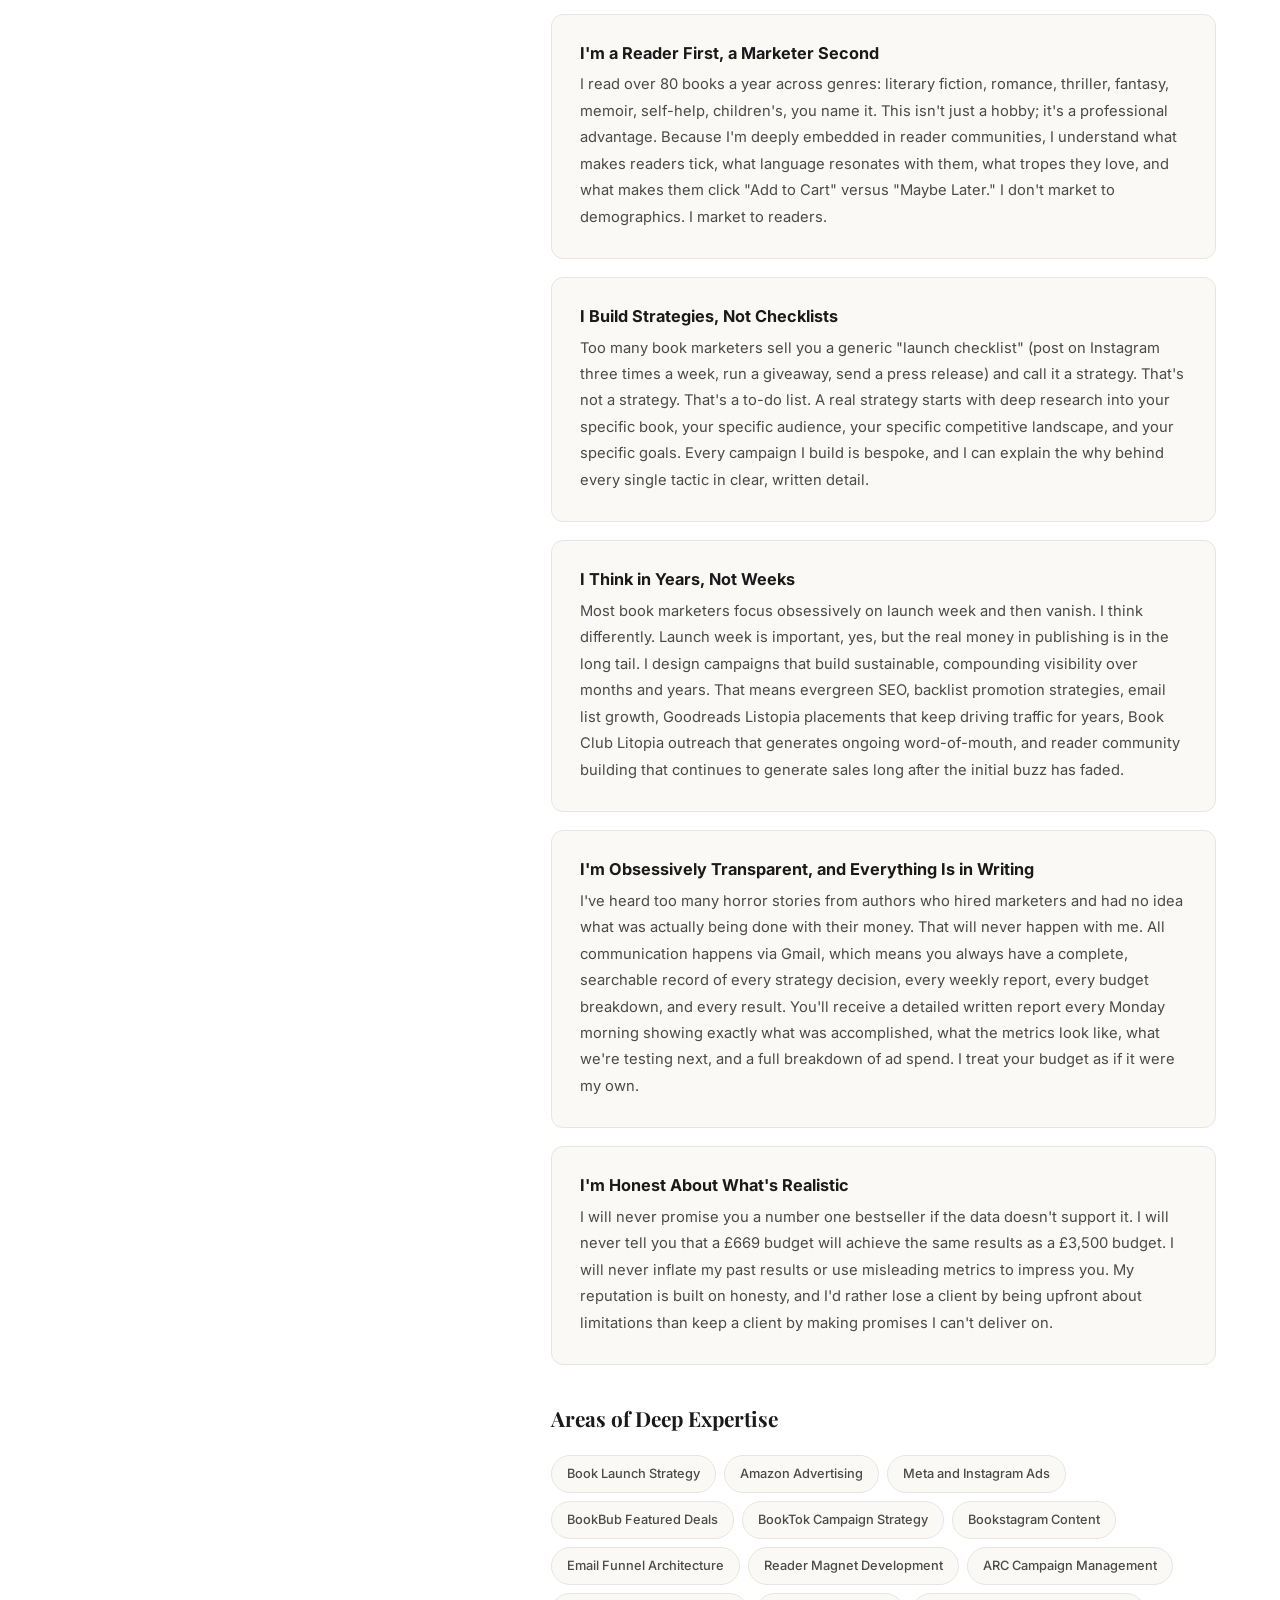
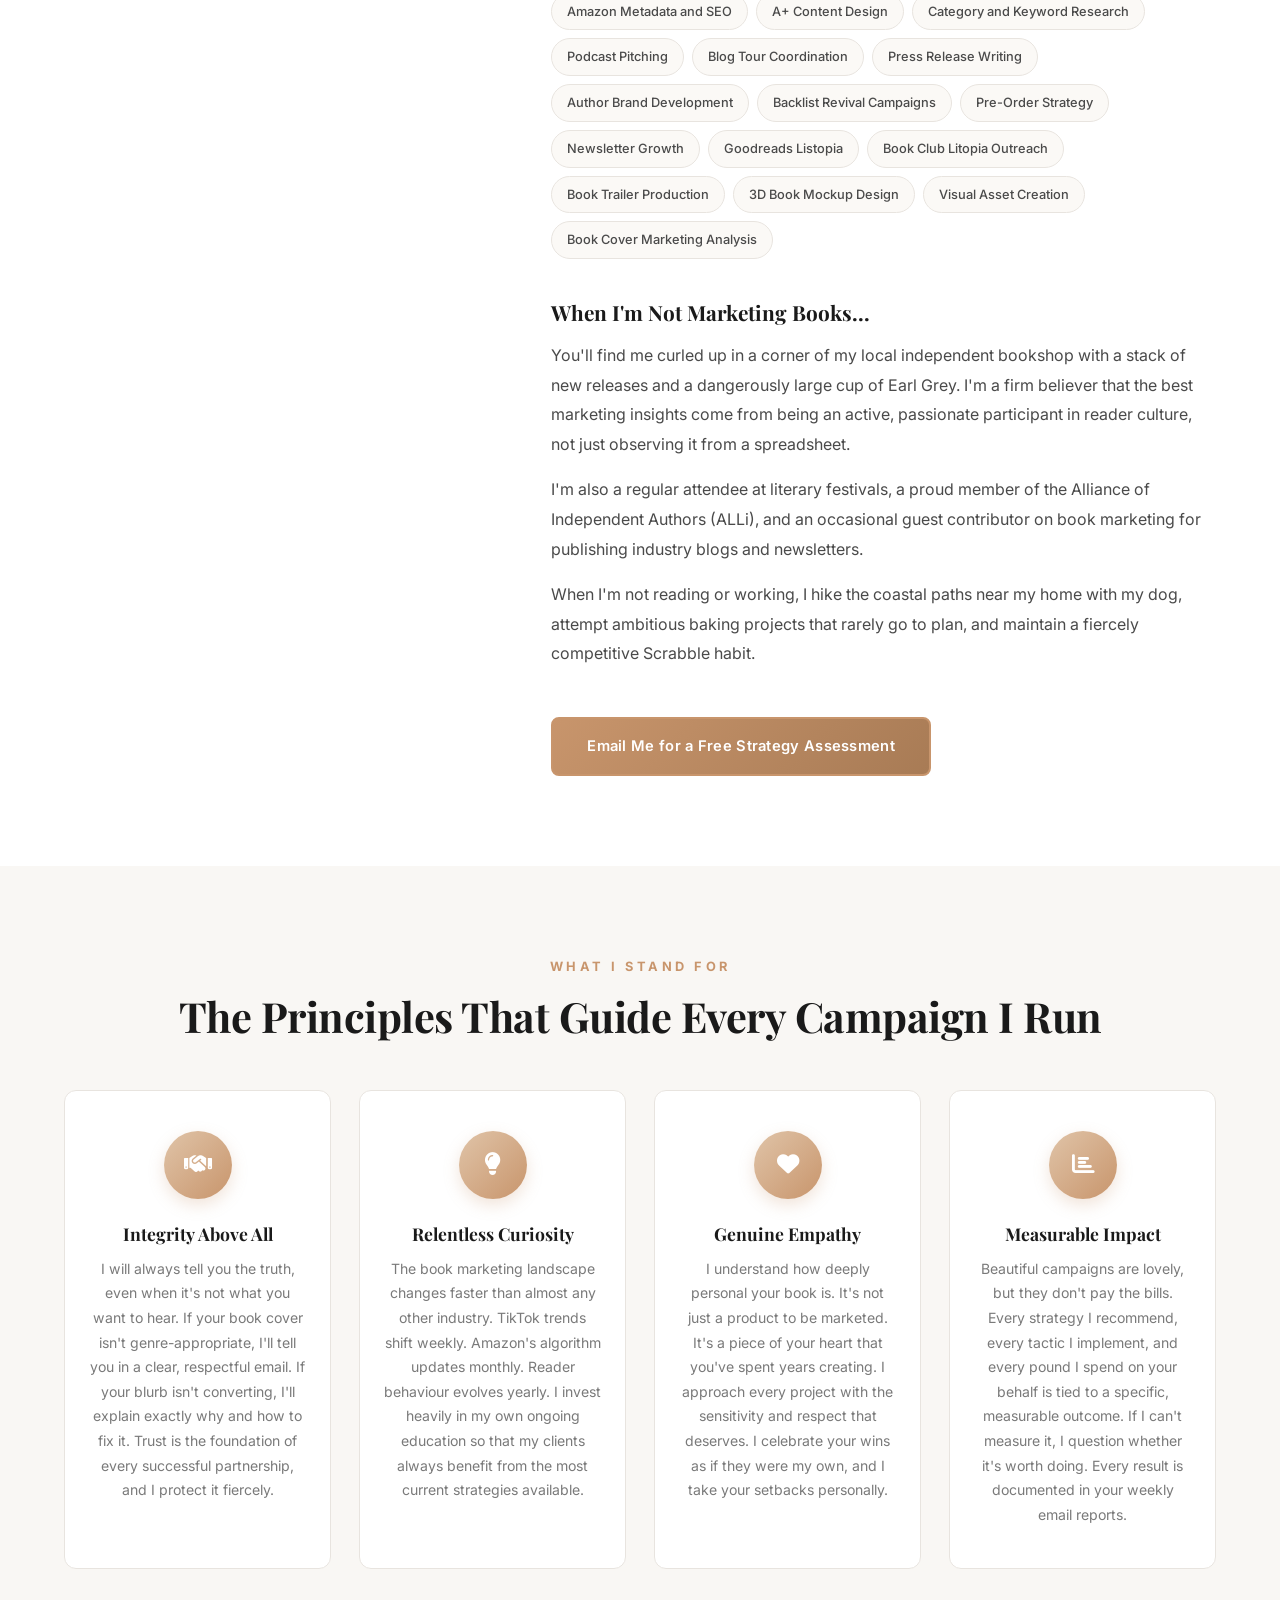
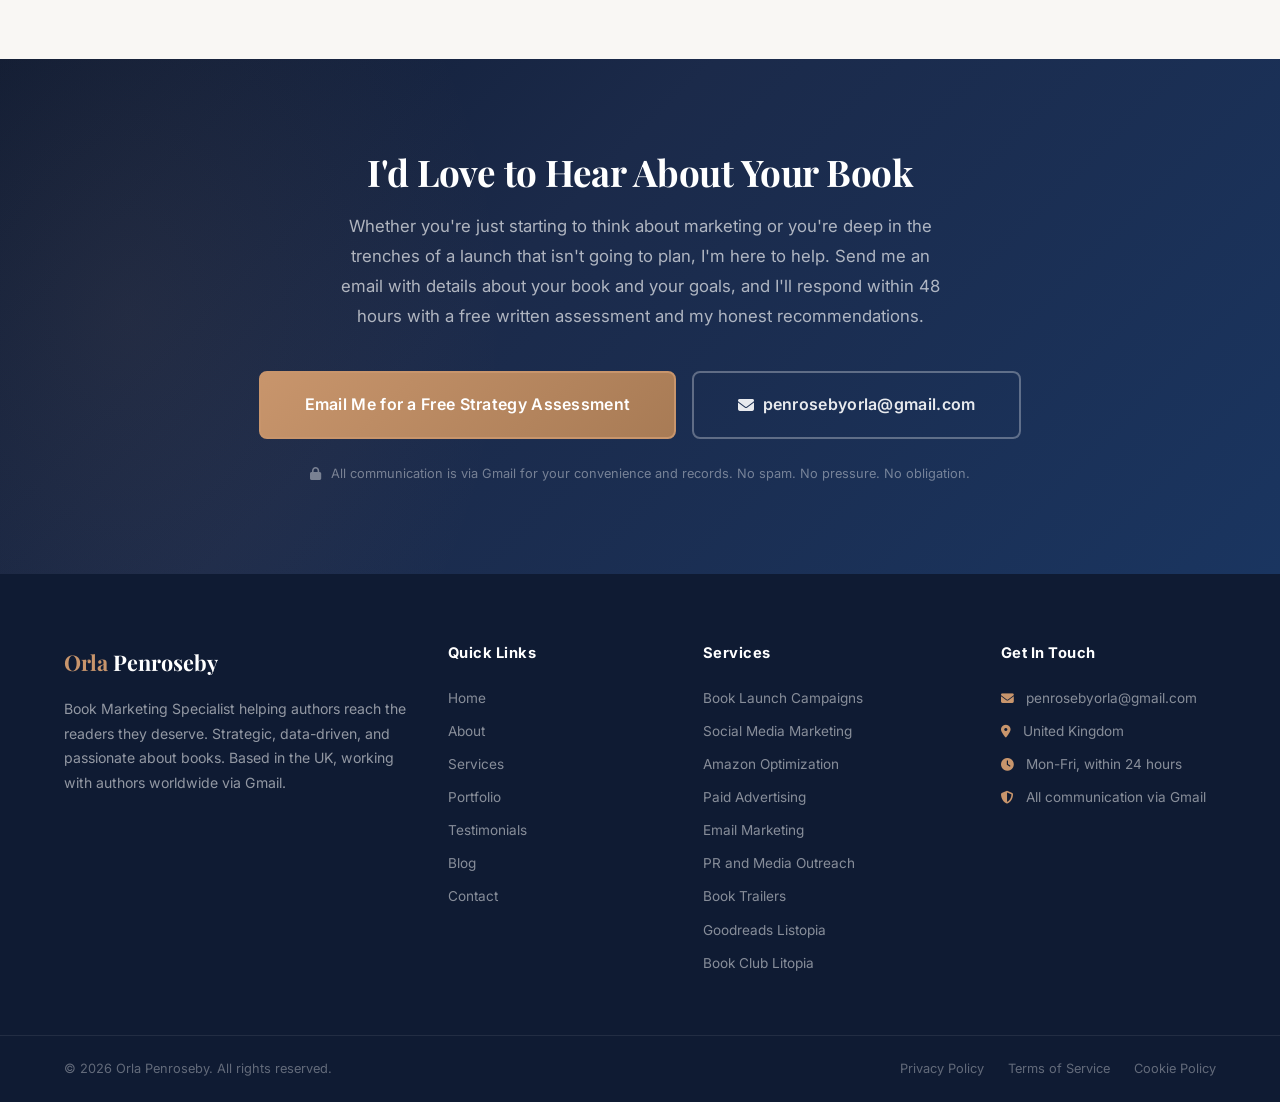
<file: about.html>
<!DOCTYPE html>
<html lang="en">
<head>
    <meta charset="UTF-8">
    <meta name="viewport" content="width=device-width, initial-scale=1.0">
    <meta name="description" content="Learn about Orla Penroseby, an award-winning Book Marketing Specialist with over 10 years of experience helping authors across all genres reach the readers they deserve.">
    <title>About Orla | Orla Penroseby - Book Marketing Specialist</title>
    <link rel="stylesheet" href="style.css">
    <link rel="preconnect" href="https://fonts.googleapis.com">
    <link rel="preconnect" href="https://fonts.gstatic.com" crossorigin>
    <link href="https://fonts.googleapis.com/css2?family=Playfair+Display:ital,wght@0,400;0,600;0,700;1,400;1,700&family=Inter:wght@300;400;500;600;700&display=swap" rel="stylesheet">
    <link rel="stylesheet" href="https://cdnjs.cloudflare.com/ajax/libs/font-awesome/6.5.0/css/all.min.css">
</head>
<body>

    <!-- NAVIGATION -->
    <nav class="navbar" id="navbar">
        <div class="container nav-container">
            <a href="index.html" class="logo"><span class="logo-accent">Orla</span> Penroseby</a>
            <button class="nav-toggle" id="navToggle" aria-label="Toggle navigation"><span class="hamburger"></span></button>
            <ul class="nav-menu" id="navMenu">
                <li><a href="index.html" class="nav-link">Home</a></li>
                <li><a href="about.html" class="nav-link active">About</a></li>
                <li><a href="services.html" class="nav-link">Services</a></li>
                <li><a href="portfolio.html" class="nav-link">Portfolio</a></li>
                <li><a href="testimonials.html" class="nav-link">Testimonials</a></li>
                <li><a href="blog.html" class="nav-link">Blog</a></li>
                <li><a href="contact.html" class="nav-link btn-nav">Email Me</a></li>
            </ul>
        </div>
    </nav>

    <!-- PAGE HEADER -->
    <section class="page-header">
        <div class="container">
            <h1 class="page-title">About Orla</h1>
            <p class="page-breadcrumb"><a href="index.html">Home</a> / About</p>
        </div>
    </section>

    <!-- ABOUT MAIN -->
    <section class="about-main-section">
        <div class="container">
            <div class="about-main-grid">
                <!-- SIDEBAR -->
                <div class="about-sidebar-image">
                    <img src="Orla.jpg" alt="Orla Penroseby, Book Marketing Specialist" class="reveal-left" loading="lazy">
                    <div class="about-quick-facts">
                        <div class="quick-fact reveal stagger-1">
                            <i class="fas fa-book-open"></i>
                            <div class="quick-fact-text">
                                <strong>150+</strong>
                                <span>Books Marketed</span>
                            </div>
                        </div>
                        <div class="quick-fact reveal stagger-2">
                            <i class="fas fa-calendar-alt"></i>
                            <div class="quick-fact-text">
                                <strong>10+</strong>
                                <span>Years Experience</span>
                            </div>
                        </div>
                        <div class="quick-fact reveal stagger-3">
                            <i class="fas fa-trophy"></i>
                            <div class="quick-fact-text">
                                <strong>50+</strong>
                                <span>Bestseller Campaigns</span>
                            </div>
                        </div>
                        <div class="quick-fact reveal stagger-4">
                            <i class="fas fa-heart"></i>
                            <div class="quick-fact-text">
                                <strong>98%</strong>
                                <span>Client Retention</span>
                            </div>
                        </div>
                    </div>
                </div>

                <!-- NARRATIVE -->
                <div class="about-narrative">
                    <span class="section-eyebrow reveal">The Story Behind the Strategy</span>
                    <h2 class="reveal stagger-1">I Believe Every Great Book Deserves to Be Read, and I've Built My Career on Making That Happen</h2>

                    <p class="reveal stagger-2">My name is Orla Penroseby, and I am, at my core, a reader. Before I was a marketer, before I was a strategist, before I ever looked at a click-through rate or an Amazon sales rank, I was the kid who read under the covers with a torch long after bedtime. I was the teenager who spent her lunch breaks in the school library. I was the university student who chose her modules based on which reading list looked the most exciting. Books have shaped my entire life, and the idea that a brilliant book could go unread simply because nobody knew it existed genuinely keeps me up at night.</p>

                    <p class="reveal stagger-3">My professional journey into book marketing began over ten years ago when I joined the publicity department at a well-known London publishing house. It was there, surrounded by towering stacks of advance copies and frantic launch-day spreadsheets, that I learned the hard truth about the publishing industry: the quality of a book has almost nothing to do with its commercial success. I watched extraordinary debut novels disappear without a trace because they were given a £500 marketing budget and a prayer, while mediocre celebrity memoirs soared to the top of the charts on the back of massive campaigns. It struck me as deeply unfair, and more importantly, deeply fixable.</p>

                    <p class="reveal stagger-4">After several years in traditional publishing, I realized that the authors who needed me most weren't the ones at the big houses with dedicated marketing teams. They were the self-published authors pouring their life savings into their dream. They were the indie press writers with brilliant books and tiny budgets. They were the traditionally published midlist authors whose publishers had given up on them after a disappointing first quarter. So I left the corporate world and founded my own book marketing consultancy with a clear mission: to give every author, regardless of budget or publishing path, access to the kind of strategic, professional marketing that was previously reserved for bestsellers.</p>

                    <p class="reveal stagger-5">Today, I work with a carefully curated roster of authors across the UK, US, Canada, Australia, and beyond. I've marketed over 150 books across 12 genres, managed campaigns with budgets ranging from £669 to £50,000, and helped more than 50 authors achieve bestseller status on Amazon, the Sunday Times, and the USA Today list. My services have expanded to cover every element of modern book marketing, from book trailers and 3D mockups to Goodreads Listopia campaigns and Book Club Litopia outreach. But the metric I'm most proud of isn't sales figures or rankings. It's the fact that 98% of my clients come back to work with me on their next book. In this industry, that kind of loyalty is rare, and I don't take it for granted.</p>

                    <!-- DIFFERENTIATORS -->
                    <h3 class="reveal">Five Things That Set Me Apart from Other Book Marketers</h3>

                    <div class="differentiator-card reveal stagger-1">
                        <h4>I'm a Reader First, a Marketer Second</h4>
                        <p>I read over 80 books a year across genres: literary fiction, romance, thriller, fantasy, memoir, self-help, children's, you name it. This isn't just a hobby; it's a professional advantage. Because I'm deeply embedded in reader communities, I understand what makes readers tick, what language resonates with them, what tropes they love, and what makes them click "Add to Cart" versus "Maybe Later." I don't market to demographics. I market to readers.</p>
                    </div>

                    <div class="differentiator-card reveal stagger-2">
                        <h4>I Build Strategies, Not Checklists</h4>
                        <p>Too many book marketers sell you a generic "launch checklist" (post on Instagram three times a week, run a giveaway, send a press release) and call it a strategy. That's not a strategy. That's a to-do list. A real strategy starts with deep research into your specific book, your specific audience, your specific competitive landscape, and your specific goals. Every campaign I build is bespoke, and I can explain the why behind every single tactic in clear, written detail.</p>
                    </div>

                    <div class="differentiator-card reveal stagger-3">
                        <h4>I Think in Years, Not Weeks</h4>
                        <p>Most book marketers focus obsessively on launch week and then vanish. I think differently. Launch week is important, yes, but the real money in publishing is in the long tail. I design campaigns that build sustainable, compounding visibility over months and years. That means evergreen SEO, backlist promotion strategies, email list growth, Goodreads Listopia placements that keep driving traffic for years, Book Club Litopia outreach that generates ongoing word-of-mouth, and reader community building that continues to generate sales long after the initial buzz has faded.</p>
                    </div>

                    <div class="differentiator-card reveal stagger-4">
                        <h4>I'm Obsessively Transparent, and Everything Is in Writing</h4>
                        <p>I've heard too many horror stories from authors who hired marketers and had no idea what was actually being done with their money. That will never happen with me. All communication happens via Gmail, which means you always have a complete, searchable record of every strategy decision, every weekly report, every budget breakdown, and every result. You'll receive a detailed written report every Monday morning showing exactly what was accomplished, what the metrics look like, what we're testing next, and a full breakdown of ad spend. I treat your budget as if it were my own.</p>
                    </div>

                    <div class="differentiator-card reveal stagger-5">
                        <h4>I'm Honest About What's Realistic</h4>
                        <p>I will never promise you a number one bestseller if the data doesn't support it. I will never tell you that a £669 budget will achieve the same results as a £3,500 budget. I will never inflate my past results or use misleading metrics to impress you. My reputation is built on honesty, and I'd rather lose a client by being upfront about limitations than keep a client by making promises I can't deliver on.</p>
                    </div>

                    <!-- EXPERTISE TAGS -->
                    <h3 class="reveal">Areas of Deep Expertise</h3>
                    <div class="expertise-tags reveal">
                        <span class="tag">Book Launch Strategy</span>
                        <span class="tag">Amazon Advertising</span>
                        <span class="tag">Meta and Instagram Ads</span>
                        <span class="tag">BookBub Featured Deals</span>
                        <span class="tag">BookTok Campaign Strategy</span>
                        <span class="tag">Bookstagram Content</span>
                        <span class="tag">Email Funnel Architecture</span>
                        <span class="tag">Reader Magnet Development</span>
                        <span class="tag">ARC Campaign Management</span>
                        <span class="tag">Amazon Metadata and SEO</span>
                        <span class="tag">A+ Content Design</span>
                        <span class="tag">Category and Keyword Research</span>
                        <span class="tag">Podcast Pitching</span>
                        <span class="tag">Blog Tour Coordination</span>
                        <span class="tag">Press Release Writing</span>
                        <span class="tag">Author Brand Development</span>
                        <span class="tag">Backlist Revival Campaigns</span>
                        <span class="tag">Pre-Order Strategy</span>
                        <span class="tag">Newsletter Growth</span>
                        <span class="tag">Goodreads Listopia</span>
                        <span class="tag">Book Club Litopia Outreach</span>
                        <span class="tag">Book Trailer Production</span>
                        <span class="tag">3D Book Mockup Design</span>
                        <span class="tag">Visual Asset Creation</span>
                        <span class="tag">Book Cover Marketing Analysis</span>
                    </div>

                    <!-- PERSONAL -->
                    <h3 class="reveal">When I'm Not Marketing Books...</h3>
                    <p class="reveal stagger-1">You'll find me curled up in a corner of my local independent bookshop with a stack of new releases and a dangerously large cup of Earl Grey. I'm a firm believer that the best marketing insights come from being an active, passionate participant in reader culture, not just observing it from a spreadsheet.</p>
                    <p class="reveal stagger-2">I'm also a regular attendee at literary festivals, a proud member of the Alliance of Independent Authors (ALLi), and an occasional guest contributor on book marketing for publishing industry blogs and newsletters.</p>
                    <p class="reveal stagger-3">When I'm not reading or working, I hike the coastal paths near my home with my dog, attempt ambitious baking projects that rarely go to plan, and maintain a fiercely competitive Scrabble habit.</p>

                    <a href="contact.html" class="btn btn-primary mt-3 reveal">Email Me for a Free Strategy Assessment</a>
                </div>
            </div>
        </div>
    </section>

    <!-- VALUES -->
    <section class="values-section">
        <div class="container">
            <div class="text-center">
                <span class="section-eyebrow reveal">What I Stand For</span>
                <h2 class="section-title reveal stagger-1">The Principles That Guide Every Campaign I Run</h2>
            </div>
            <div class="values-grid">
                <div class="value-card reveal stagger-1">
                    <div class="value-icon"><i class="fas fa-handshake"></i></div>
                    <h3>Integrity Above All</h3>
                    <p>I will always tell you the truth, even when it's not what you want to hear. If your book cover isn't genre-appropriate, I'll tell you in a clear, respectful email. If your blurb isn't converting, I'll explain exactly why and how to fix it. Trust is the foundation of every successful partnership, and I protect it fiercely.</p>
                </div>
                <div class="value-card reveal stagger-2">
                    <div class="value-icon"><i class="fas fa-lightbulb"></i></div>
                    <h3>Relentless Curiosity</h3>
                    <p>The book marketing landscape changes faster than almost any other industry. TikTok trends shift weekly. Amazon's algorithm updates monthly. Reader behaviour evolves yearly. I invest heavily in my own ongoing education so that my clients always benefit from the most current strategies available.</p>
                </div>
                <div class="value-card reveal stagger-3">
                    <div class="value-icon"><i class="fas fa-heart"></i></div>
                    <h3>Genuine Empathy</h3>
                    <p>I understand how deeply personal your book is. It's not just a product to be marketed. It's a piece of your heart that you've spent years creating. I approach every project with the sensitivity and respect that deserves. I celebrate your wins as if they were my own, and I take your setbacks personally.</p>
                </div>
                <div class="value-card reveal stagger-4">
                    <div class="value-icon"><i class="fas fa-chart-bar"></i></div>
                    <h3>Measurable Impact</h3>
                    <p>Beautiful campaigns are lovely, but they don't pay the bills. Every strategy I recommend, every tactic I implement, and every pound I spend on your behalf is tied to a specific, measurable outcome. If I can't measure it, I question whether it's worth doing. Every result is documented in your weekly email reports.</p>
                </div>
            </div>
        </div>
    </section>

    <!-- CTA -->
    <section class="cta-section">
        <div class="container text-center cta-inner">
            <h2 class="cta-title reveal">I'd Love to Hear About Your Book</h2>
            <p class="cta-text reveal stagger-1">Whether you're just starting to think about marketing or you're deep in the trenches of a launch that isn't going to plan, I'm here to help. Send me an email with details about your book and your goals, and I'll respond within 48 hours with a free written assessment and my honest recommendations.</p>
            <div class="cta-buttons reveal stagger-2">
                <a href="contact.html" class="btn btn-primary btn-large">Email Me for a Free Strategy Assessment</a>
                <a href="mailto:penrosebyorla@gmail.com" class="btn btn-outline-white btn-large"><i class="fas fa-envelope"></i> penrosebyorla@gmail.com</a>
            </div>
            <p class="cta-micro reveal stagger-3"><i class="fas fa-lock"></i> All communication is via Gmail for your convenience and records. No spam. No pressure. No obligation.</p>
        </div>
    </section>

    <!-- FOOTER -->
    <footer class="footer">
        <div class="container footer-grid">
            <div class="footer-about">
                <a href="index.html" class="footer-logo"><span class="logo-accent">Orla</span> Penroseby</a>
                <p>Book Marketing Specialist helping authors reach the readers they deserve. Strategic, data-driven, and passionate about books. Based in the UK, working with authors worldwide via Gmail.</p>
            </div>
            <div class="footer-links-col">
                <h4>Quick Links</h4>
                <ul>
                    <li><a href="index.html">Home</a></li>
                    <li><a href="about.html">About</a></li>
                    <li><a href="services.html">Services</a></li>
                    <li><a href="portfolio.html">Portfolio</a></li>
                    <li><a href="testimonials.html">Testimonials</a></li>
                    <li><a href="blog.html">Blog</a></li>
                    <li><a href="contact.html">Contact</a></li>
                </ul>
            </div>
            <div class="footer-services-col">
                <h4>Services</h4>
                <ul>
                    <li><a href="services.html">Book Launch Campaigns</a></li>
                    <li><a href="services.html">Social Media Marketing</a></li>
                    <li><a href="services.html">Amazon Optimization</a></li>
                    <li><a href="services.html">Paid Advertising</a></li>
                    <li><a href="services.html">Email Marketing</a></li>
                    <li><a href="services.html">PR and Media Outreach</a></li>
                    <li><a href="services.html">Book Trailers</a></li>
                    <li><a href="services.html">Goodreads Listopia</a></li>
                    <li><a href="services.html">Book Club Litopia</a></li>
                </ul>
            </div>
            <div class="footer-contact-col">
                <h4>Get In Touch</h4>
                <ul>
                    <li><i class="fas fa-envelope"></i> penrosebyorla@gmail.com</li>
                    <li><i class="fas fa-map-marker-alt"></i> United Kingdom</li>
                    <li><i class="fas fa-clock"></i> Mon-Fri, within 24 hours</li>
                    <li><i class="fas fa-shield-alt"></i> All communication via Gmail</li>
                </ul>
            </div>
        </div>
        <div class="footer-bottom">
            <div class="container footer-bottom-content">
                <p>&copy; 2026 Orla Penroseby. All rights reserved.</p>
                <div class="footer-bottom-links">
                    <a href="#">Privacy Policy</a>
                    <a href="#">Terms of Service</a>
                    <a href="#">Cookie Policy</a>
                </div>
            </div>
        </div>
    </footer>

    <script src="main.js"></script>
</body>
</html>
</file>
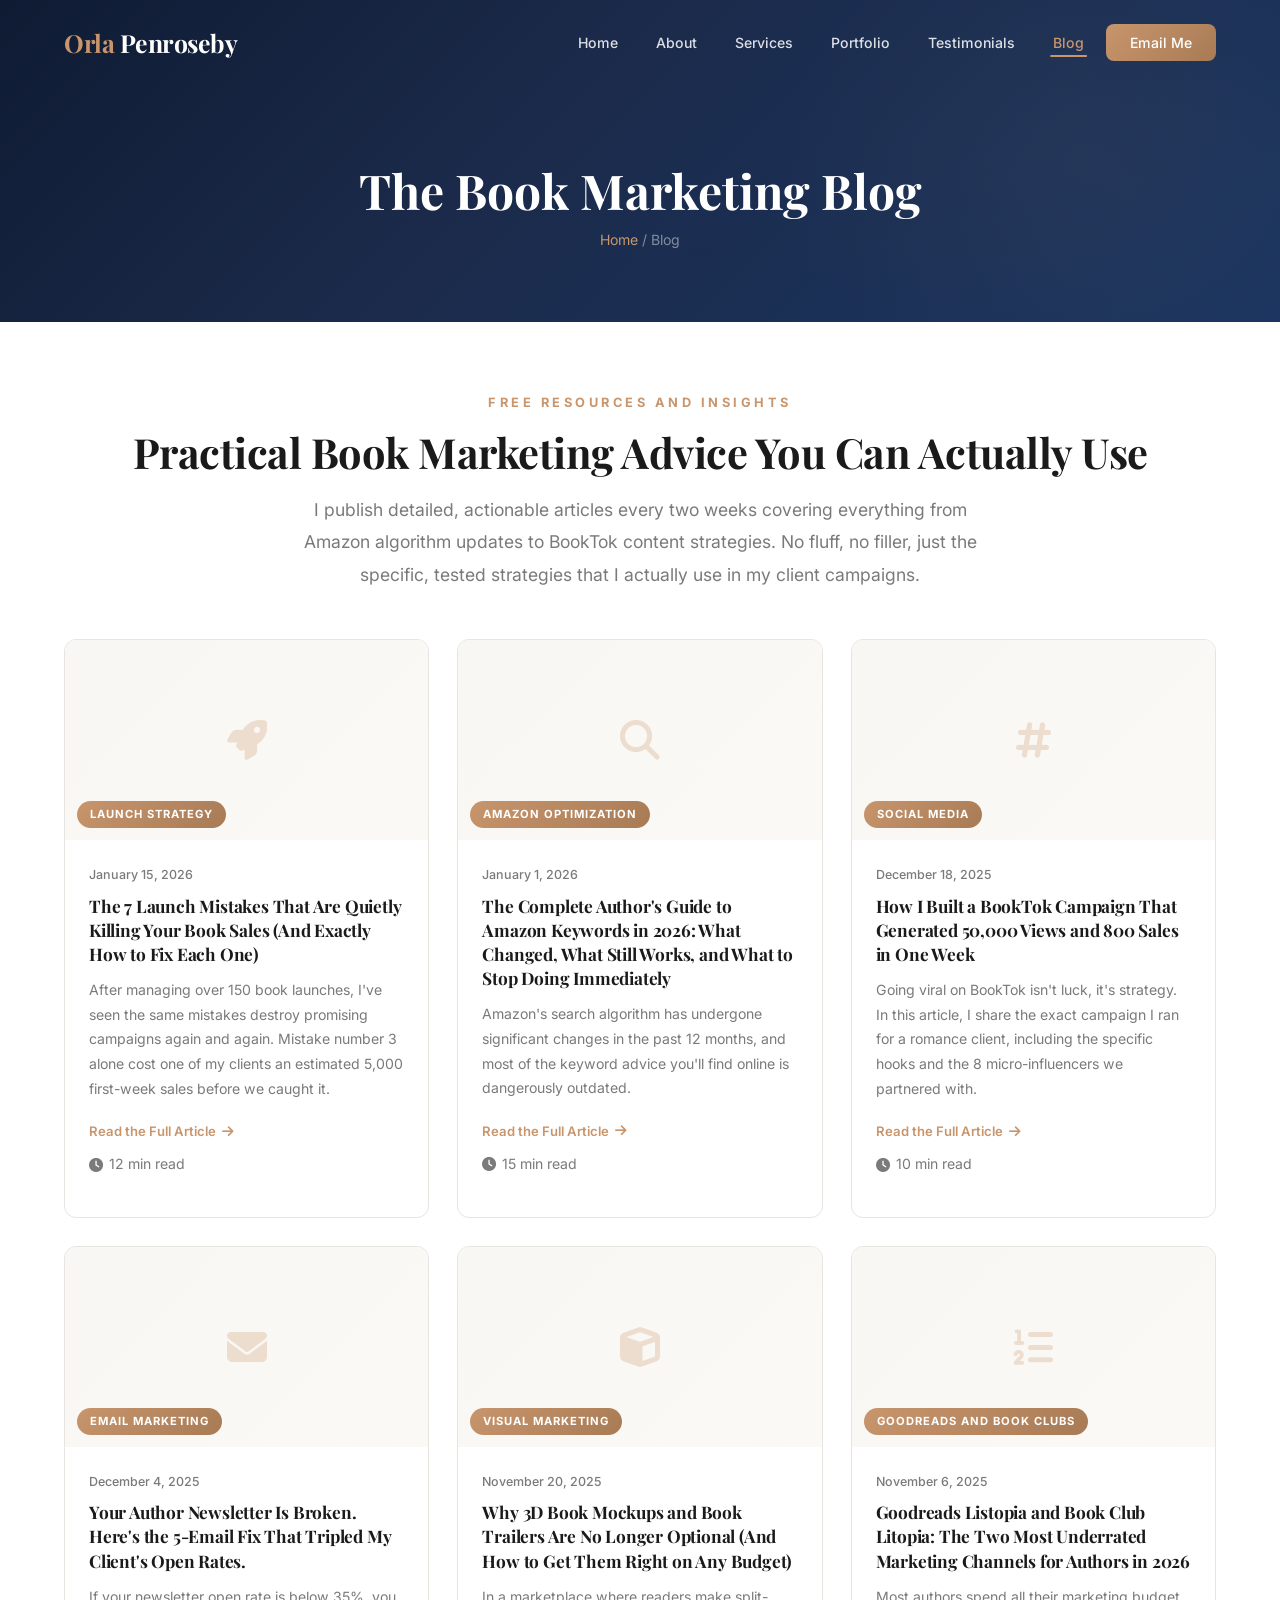
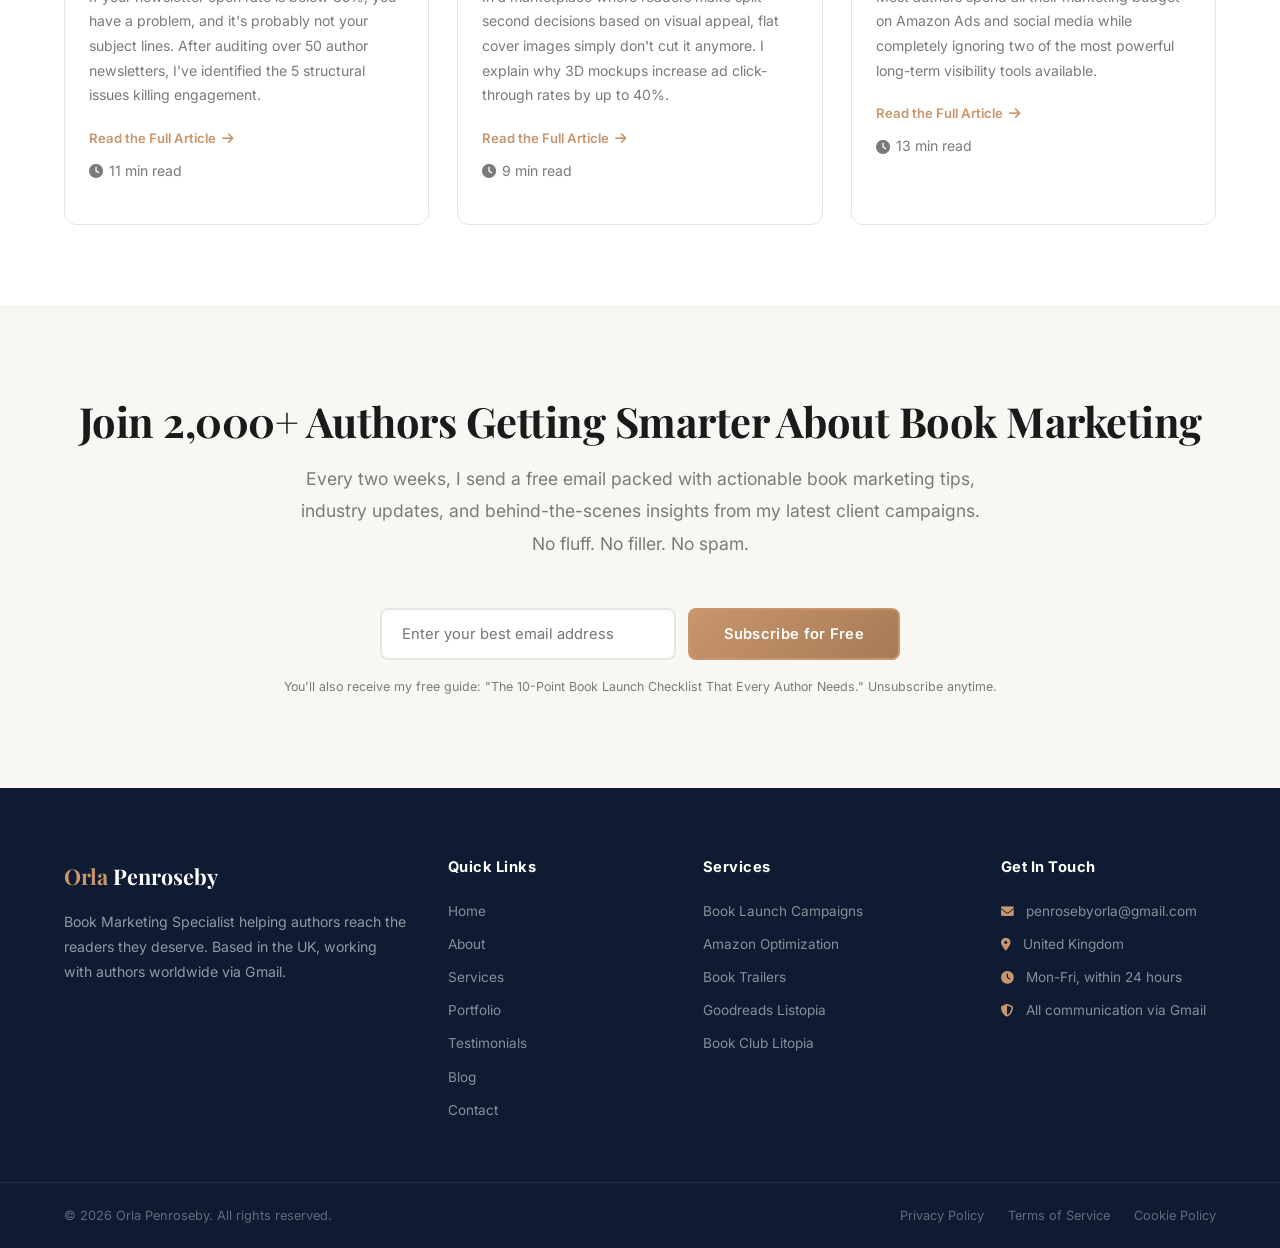
<file: blog.html>
<!DOCTYPE html>
<html lang="en">
<head>
    <meta charset="UTF-8">
    <meta name="viewport" content="width=device-width, initial-scale=1.0">
    <meta name="description" content="Practical book marketing advice from Orla Penroseby. Free tips on Amazon optimization, BookTok strategy, email marketing, Goodreads Listopia, and more.">
    <title>The Book Marketing Blog | Orla Penroseby - Book Marketing Specialist</title>
    <link rel="stylesheet" href="style.css">
    <link rel="preconnect" href="https://fonts.googleapis.com">
    <link rel="preconnect" href="https://fonts.gstatic.com" crossorigin>
    <link href="https://fonts.googleapis.com/css2?family=Playfair+Display:ital,wght@0,400;0,600;0,700;1,400;1,700&family=Inter:wght@300;400;500;600;700&display=swap" rel="stylesheet">
    <link rel="stylesheet" href="https://cdnjs.cloudflare.com/ajax/libs/font-awesome/6.5.0/css/all.min.css">
</head>
<body>

    <!-- NAVIGATION -->
    <nav class="navbar" id="navbar">
        <div class="container nav-container">
            <a href="index.html" class="logo"><span class="logo-accent">Orla</span> Penroseby</a>
            <button class="nav-toggle" id="navToggle" aria-label="Toggle navigation"><span class="hamburger"></span></button>
            <ul class="nav-menu" id="navMenu">
                <li><a href="index.html" class="nav-link">Home</a></li>
                <li><a href="about.html" class="nav-link">About</a></li>
                <li><a href="services.html" class="nav-link">Services</a></li>
                <li><a href="portfolio.html" class="nav-link">Portfolio</a></li>
                <li><a href="testimonials.html" class="nav-link">Testimonials</a></li>
                <li><a href="blog.html" class="nav-link active">Blog</a></li>
                <li><a href="contact.html" class="nav-link btn-nav">Email Me</a></li>
            </ul>
        </div>
    </nav>

    <!-- PAGE HEADER -->
    <section class="page-header">
        <div class="container">
            <h1 class="page-title">The Book Marketing Blog</h1>
            <p class="page-breadcrumb"><a href="index.html">Home</a> / Blog</p>
        </div>
    </section>

    <!-- BLOG -->
    <section class="blog-section">
        <div class="container">
            <div class="text-center">
                <span class="section-eyebrow reveal">Free Resources and Insights</span>
                <h2 class="section-title reveal stagger-1">Practical Book Marketing Advice You Can Actually Use</h2>
                <p class="section-description reveal stagger-2">I publish detailed, actionable articles every two weeks covering everything from Amazon algorithm updates to BookTok content strategies. No fluff, no filler, just the specific, tested strategies that I actually use in my client campaigns.</p>
            </div>

            <div class="blog-grid">

                <article class="blog-card reveal stagger-1">
                    <div class="blog-image">
                        <i class="fas fa-rocket"></i>
                        <span class="blog-category">Launch Strategy</span>
                    </div>
                    <div class="blog-content">
                        <span class="blog-date">January 15, 2026</span>
                        <h3><a href="#">The 7 Launch Mistakes That Are Quietly Killing Your Book Sales (And Exactly How to Fix Each One)</a></h3>
                        <p>After managing over 150 book launches, I've seen the same mistakes destroy promising campaigns again and again. Mistake number 3 alone cost one of my clients an estimated 5,000 first-week sales before we caught it.</p>
                        <a href="#" class="blog-read-more">Read the Full Article <i class="fas fa-arrow-right"></i></a>
                        <p class="blog-read-time"><i class="fas fa-clock"></i> 12 min read</p>
                    </div>
                </article>

                <article class="blog-card reveal stagger-2">
                    <div class="blog-image">
                        <i class="fas fa-search"></i>
                        <span class="blog-category">Amazon Optimization</span>
                    </div>
                    <div class="blog-content">
                        <span class="blog-date">January 1, 2026</span>
                        <h3><a href="#">The Complete Author's Guide to Amazon Keywords in 2026: What Changed, What Still Works, and What to Stop Doing Immediately</a></h3>
                        <p>Amazon's search algorithm has undergone significant changes in the past 12 months, and most of the keyword advice you'll find online is dangerously outdated.</p>
                        <a href="#" class="blog-read-more">Read the Full Article <i class="fas fa-arrow-right"></i></a>
                        <p class="blog-read-time"><i class="fas fa-clock"></i> 15 min read</p>
                    </div>
                </article>

                <article class="blog-card reveal stagger-3">
                    <div class="blog-image">
                        <i class="fas fa-hashtag"></i>
                        <span class="blog-category">Social Media</span>
                    </div>
                    <div class="blog-content">
                        <span class="blog-date">December 18, 2025</span>
                        <h3><a href="#">How I Built a BookTok Campaign That Generated 50,000 Views and 800 Sales in One Week</a></h3>
                        <p>Going viral on BookTok isn't luck, it's strategy. In this article, I share the exact campaign I ran for a romance client, including the specific hooks and the 8 micro-influencers we partnered with.</p>
                        <a href="#" class="blog-read-more">Read the Full Article <i class="fas fa-arrow-right"></i></a>
                        <p class="blog-read-time"><i class="fas fa-clock"></i> 10 min read</p>
                    </div>
                </article>

                <article class="blog-card reveal stagger-4">
                    <div class="blog-image">
                        <i class="fas fa-envelope"></i>
                        <span class="blog-category">Email Marketing</span>
                    </div>
                    <div class="blog-content">
                        <span class="blog-date">December 4, 2025</span>
                        <h3><a href="#">Your Author Newsletter Is Broken. Here's the 5-Email Fix That Tripled My Client's Open Rates.</a></h3>
                        <p>If your newsletter open rate is below 35%, you have a problem, and it's probably not your subject lines. After auditing over 50 author newsletters, I've identified the 5 structural issues killing engagement.</p>
                        <a href="#" class="blog-read-more">Read the Full Article <i class="fas fa-arrow-right"></i></a>
                        <p class="blog-read-time"><i class="fas fa-clock"></i> 11 min read</p>
                    </div>
                </article>

                <article class="blog-card reveal stagger-5">
                    <div class="blog-image">
                        <i class="fas fa-cube"></i>
                        <span class="blog-category">Visual Marketing</span>
                    </div>
                    <div class="blog-content">
                        <span class="blog-date">November 20, 2025</span>
                        <h3><a href="#">Why 3D Book Mockups and Book Trailers Are No Longer Optional (And How to Get Them Right on Any Budget)</a></h3>
                        <p>In a marketplace where readers make split-second decisions based on visual appeal, flat cover images simply don't cut it anymore. I explain why 3D mockups increase ad click-through rates by up to 40%.</p>
                        <a href="#" class="blog-read-more">Read the Full Article <i class="fas fa-arrow-right"></i></a>
                        <p class="blog-read-time"><i class="fas fa-clock"></i> 9 min read</p>
                    </div>
                </article>

                <article class="blog-card reveal stagger-6">
                    <div class="blog-image">
                        <i class="fas fa-list-ol"></i>
                        <span class="blog-category">Goodreads and Book Clubs</span>
                    </div>
                    <div class="blog-content">
                        <span class="blog-date">November 6, 2025</span>
                        <h3><a href="#">Goodreads Listopia and Book Club Litopia: The Two Most Underrated Marketing Channels for Authors in 2026</a></h3>
                        <p>Most authors spend all their marketing budget on Amazon Ads and social media while completely ignoring two of the most powerful long-term visibility tools available.</p>
                        <a href="#" class="blog-read-more">Read the Full Article <i class="fas fa-arrow-right"></i></a>
                        <p class="blog-read-time"><i class="fas fa-clock"></i> 13 min read</p>
                    </div>
                </article>

            </div>
        </div>
    </section>

    <!-- NEWSLETTER -->
    <section class="newsletter-section">
        <div class="container text-center">
            <h2 class="section-title reveal">Join 2,000+ Authors Getting Smarter About Book Marketing</h2>
            <p class="section-description reveal stagger-1">Every two weeks, I send a free email packed with actionable book marketing tips, industry updates, and behind-the-scenes insights from my latest client campaigns. No fluff. No filler. No spam.</p>
            <form class="newsletter-form reveal stagger-2" action="https://formspree.io/f/xaeyvowd" method="POST">
                <input type="email" name="newsletter_email" placeholder="Enter your best email address" required>
                <button type="submit" class="btn btn-primary">Subscribe for Free</button>
            </form>
            <p class="newsletter-note reveal stagger-3">You'll also receive my free guide: "The 10-Point Book Launch Checklist That Every Author Needs." Unsubscribe anytime.</p>
        </div>
    </section>

    <!-- FOOTER -->
    <footer class="footer">
        <div class="container footer-grid">
            <div class="footer-about">
                <a href="index.html" class="footer-logo"><span class="logo-accent">Orla</span> Penroseby</a>
                <p>Book Marketing Specialist helping authors reach the readers they deserve. Based in the UK, working with authors worldwide via Gmail.</p>
            </div>
            <div class="footer-links-col">
                <h4>Quick Links</h4>
                <ul>
                    <li><a href="index.html">Home</a></li>
                    <li><a href="about.html">About</a></li>
                    <li><a href="services.html">Services</a></li>
                    <li><a href="portfolio.html">Portfolio</a></li>
                    <li><a href="testimonials.html">Testimonials</a></li>
                    <li><a href="blog.html">Blog</a></li>
                    <li><a href="contact.html">Contact</a></li>
                </ul>
            </div>
            <div class="footer-services-col">
                <h4>Services</h4>
                <ul>
                    <li><a href="services.html">Book Launch Campaigns</a></li>
                    <li><a href="services.html">Amazon Optimization</a></li>
                    <li><a href="services.html">Book Trailers</a></li>
                    <li><a href="services.html">Goodreads Listopia</a></li>
                    <li><a href="services.html">Book Club Litopia</a></li>
                </ul>
            </div>
            <div class="footer-contact-col">
                <h4>Get In Touch</h4>
                <ul>
                    <li><i class="fas fa-envelope"></i> penrosebyorla@gmail.com</li>
                    <li><i class="fas fa-map-marker-alt"></i> United Kingdom</li>
                    <li><i class="fas fa-clock"></i> Mon-Fri, within 24 hours</li>
                    <li><i class="fas fa-shield-alt"></i> All communication via Gmail</li>
                </ul>
            </div>
        </div>
        <div class="footer-bottom">
            <div class="container footer-bottom-content">
                <p>&copy; 2026 Orla Penroseby. All rights reserved.</p>
                <div class="footer-bottom-links">
                    <a href="#">Privacy Policy</a>
                    <a href="#">Terms of Service</a>
                    <a href="#">Cookie Policy</a>
                </div>
            </div>
        </div>
    </footer>

    <script src="main.js"></script>
</body>
</html>
</file>
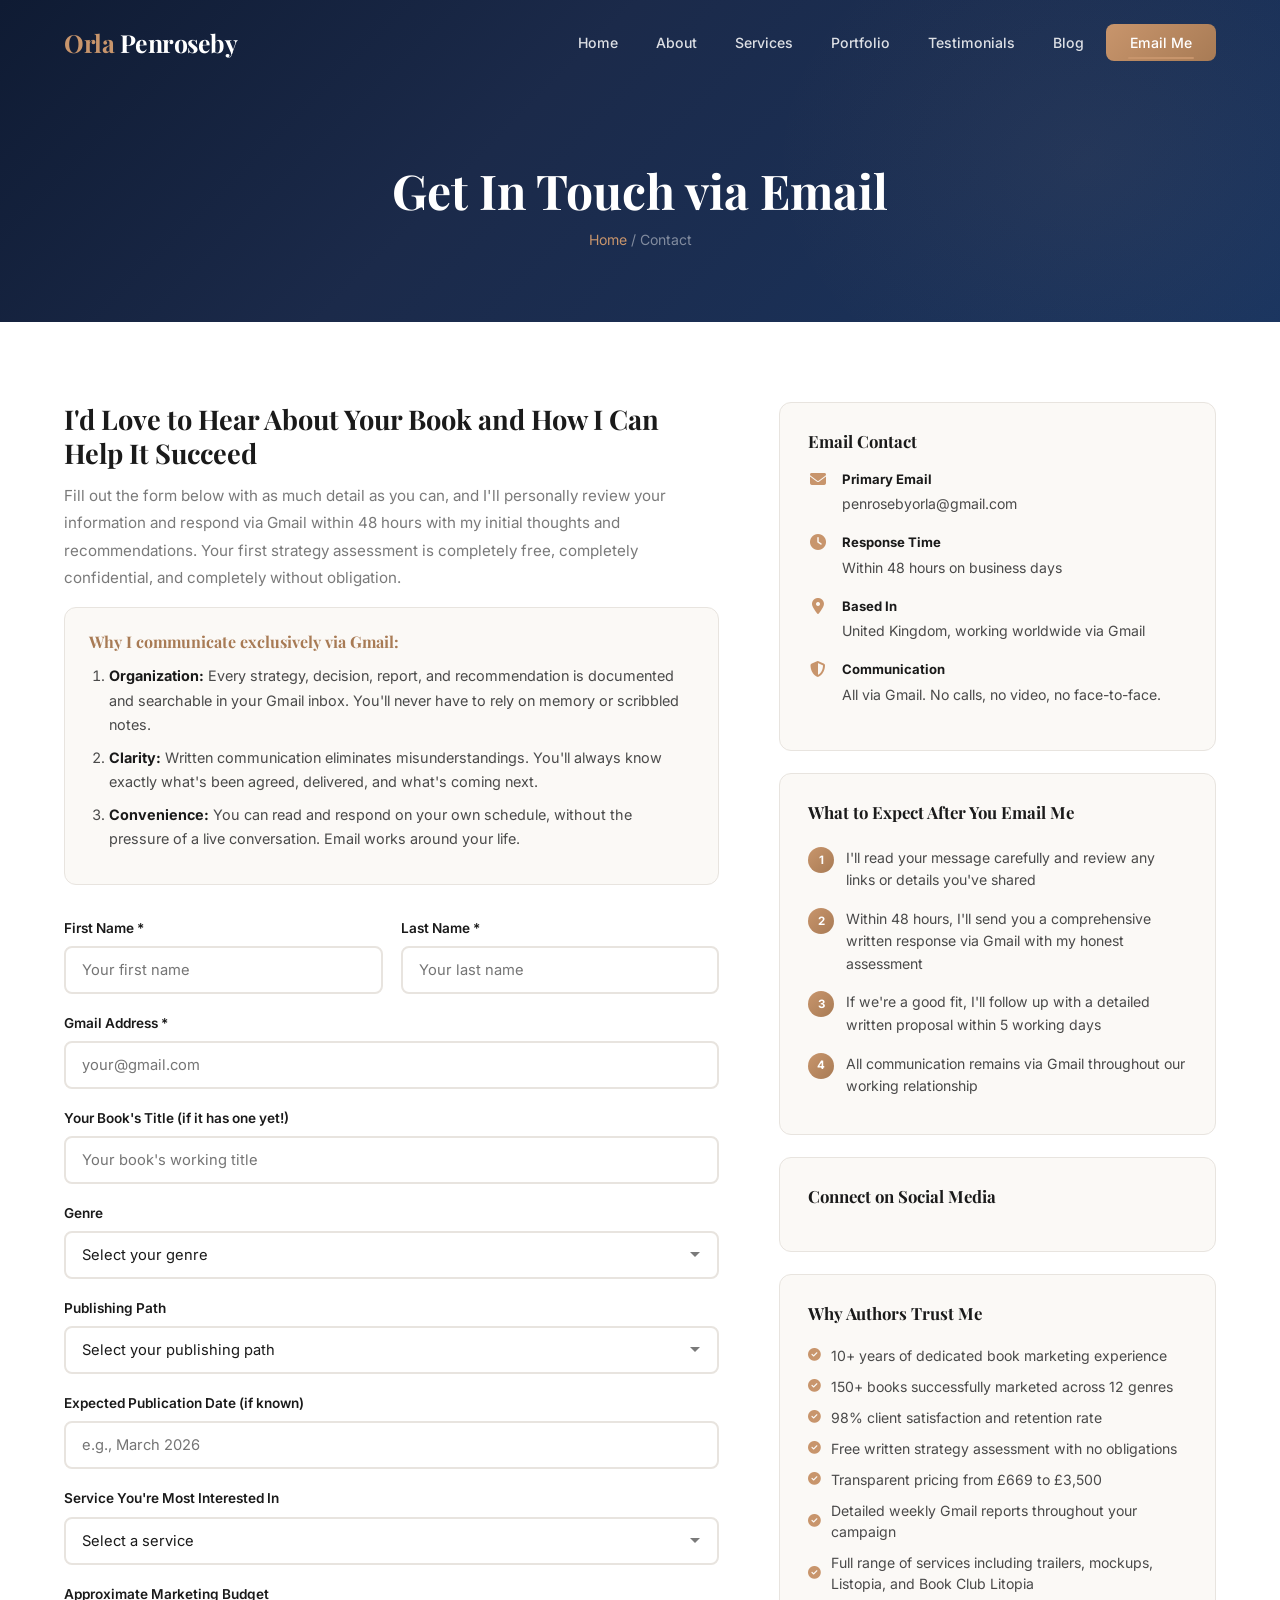
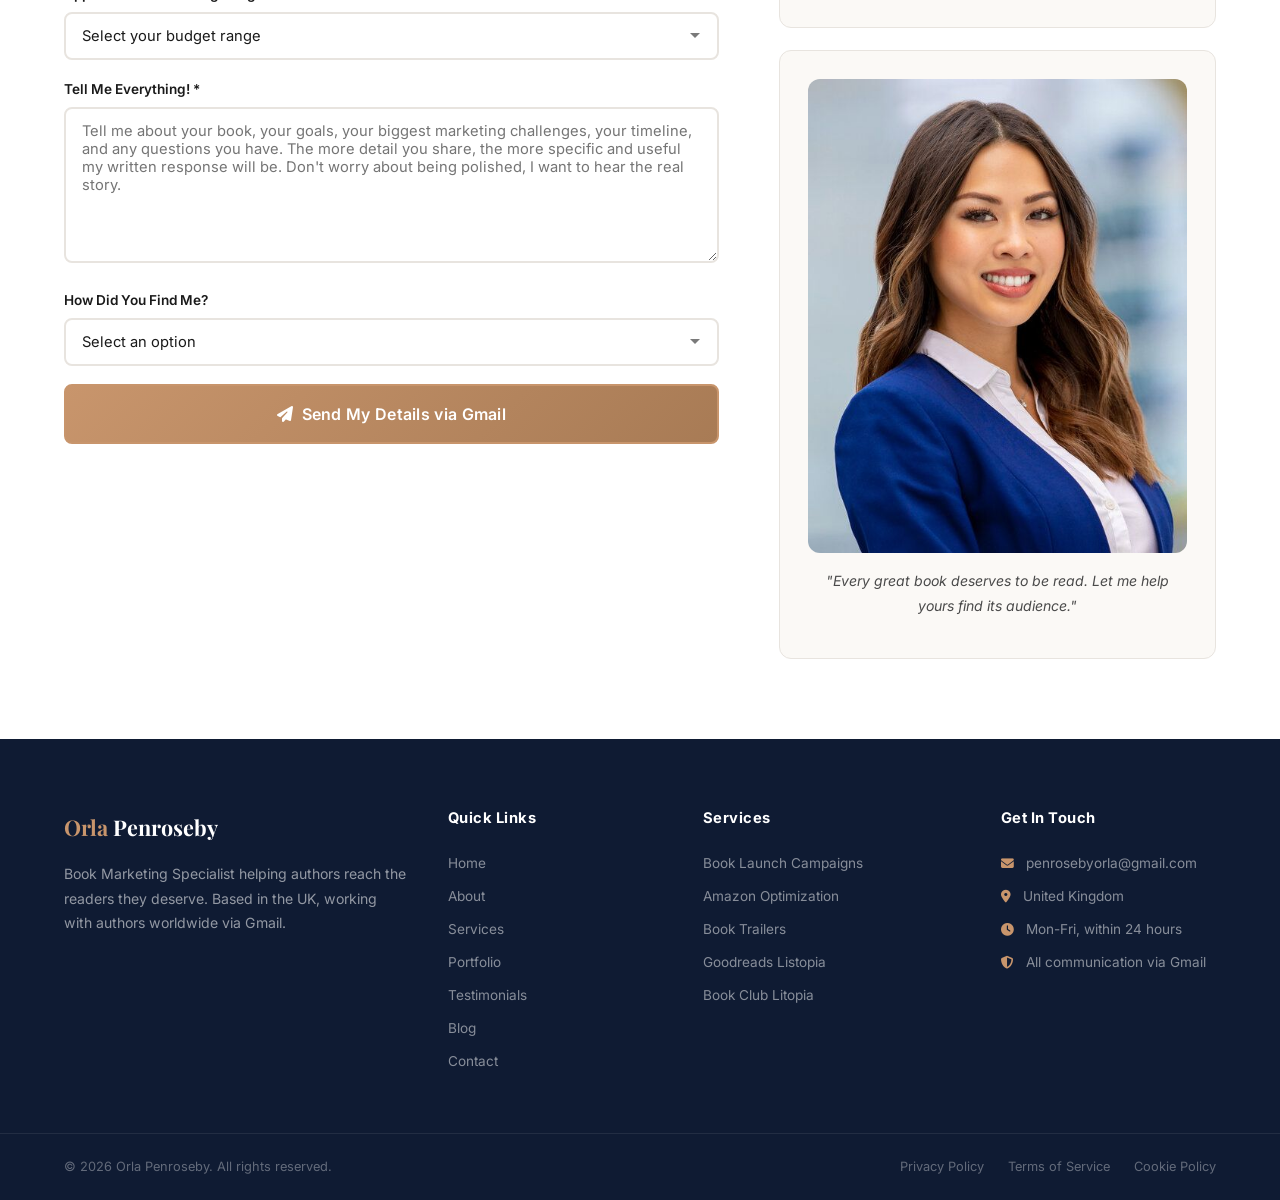
<file: contact.html>
<!DOCTYPE html>
<html lang="en">
<head>
    <meta charset="UTF-8">
    <meta name="viewport" content="width=device-width, initial-scale=1.0">
    <meta name="description" content="Contact Orla Penroseby for book marketing services. Email for a free strategy assessment. All communication via Gmail.">
    <title>Get In Touch via Email | Orla Penroseby - Book Marketing Specialist</title>
    <link rel="stylesheet" href="style.css">
    <link rel="preconnect" href="https://fonts.googleapis.com">
    <link rel="preconnect" href="https://fonts.gstatic.com" crossorigin>
    <link href="https://fonts.googleapis.com/css2?family=Playfair+Display:ital,wght@0,400;0,600;0,700;1,400;1,700&family=Inter:wght@300;400;500;600;700&display=swap" rel="stylesheet">
    <link rel="stylesheet" href="https://cdnjs.cloudflare.com/ajax/libs/font-awesome/6.5.0/css/all.min.css">
</head>
<body>

    <!-- NAVIGATION -->
    <nav class="navbar" id="navbar">
        <div class="container nav-container">
            <a href="index.html" class="logo"><span class="logo-accent">Orla</span> Penroseby</a>
            <button class="nav-toggle" id="navToggle" aria-label="Toggle navigation"><span class="hamburger"></span></button>
            <ul class="nav-menu" id="navMenu">
                <li><a href="index.html" class="nav-link">Home</a></li>
                <li><a href="about.html" class="nav-link">About</a></li>
                <li><a href="services.html" class="nav-link">Services</a></li>
                <li><a href="portfolio.html" class="nav-link">Portfolio</a></li>
                <li><a href="testimonials.html" class="nav-link">Testimonials</a></li>
                <li><a href="blog.html" class="nav-link">Blog</a></li>
                <li><a href="contact.html" class="nav-link btn-nav active">Email Me</a></li>
            </ul>
        </div>
    </nav>

    <!-- PAGE HEADER -->
    <section class="page-header">
        <div class="container">
            <h1 class="page-title">Get In Touch via Email</h1>
            <p class="page-breadcrumb"><a href="index.html">Home</a> / Contact</p>
        </div>
    </section>

    <!-- CONTACT -->
    <section class="contact-section">
        <div class="container contact-grid">

            <!-- FORM -->
            <div class="contact-form-container">
                <h2 class="reveal">I'd Love to Hear About Your Book and How I Can Help It Succeed</h2>
                <p class="reveal stagger-1">Fill out the form below with as much detail as you can, and I'll personally review your information and respond via Gmail within 48 hours with my initial thoughts and recommendations. Your first strategy assessment is completely free, completely confidential, and completely without obligation.</p>

                <div class="email-why reveal stagger-2">
                    <h3>Why I communicate exclusively via Gmail:</h3>
                    <ol>
                        <li><strong>Organization:</strong> Every strategy, decision, report, and recommendation is documented and searchable in your Gmail inbox. You'll never have to rely on memory or scribbled notes.</li>
                        <li><strong>Clarity:</strong> Written communication eliminates misunderstandings. You'll always know exactly what's been agreed, delivered, and what's coming next.</li>
                        <li><strong>Convenience:</strong> You can read and respond on your own schedule, without the pressure of a live conversation. Email works around your life.</li>
                    </ol>
                </div>

                <form class="contact-form reveal stagger-3" id="contactForm" action="https://formspree.io/f/xaeyvowd" method="POST">

                    <div class="form-row">
                        <div class="form-group">
                            <label for="firstName">First Name *</label>
                            <input type="text" id="firstName" name="firstName" required placeholder="Your first name">
                        </div>
                        <div class="form-group">
                            <label for="lastName">Last Name *</label>
                            <input type="text" id="lastName" name="lastName" required placeholder="Your last name">
                        </div>
                    </div>

                    <div class="form-group">
                        <label for="email">Gmail Address *</label>
                        <input type="email" id="email" name="email" required placeholder="your@gmail.com">
                    </div>

                    <div class="form-group">
                        <label for="bookTitle">Your Book's Title (if it has one yet!)</label>
                        <input type="text" id="bookTitle" name="bookTitle" placeholder="Your book's working title">
                    </div>

                    <div class="form-group">
                        <label for="genre">Genre</label>
                        <select id="genre" name="genre">
                            <option value="">Select your genre</option>
                            <option value="literary-fiction">Literary Fiction</option>
                            <option value="commercial-fiction">Commercial Fiction</option>
                            <option value="contemporary-romance">Contemporary Romance</option>
                            <option value="historical-romance">Historical Romance</option>
                            <option value="romantasy">Romantasy</option>
                            <option value="dark-romance">Dark Romance</option>
                            <option value="thriller">Thriller</option>
                            <option value="crime">Crime</option>
                            <option value="mystery">Mystery</option>
                            <option value="fantasy">Fantasy</option>
                            <option value="science-fiction">Science Fiction</option>
                            <option value="horror">Horror</option>
                            <option value="historical-fiction">Historical Fiction</option>
                            <option value="memoir">Memoir</option>
                            <option value="self-help">Self-Help</option>
                            <option value="personal-development">Personal Development</option>
                            <option value="business">Business</option>
                            <option value="finance">Finance</option>
                            <option value="childrens">Children's</option>
                            <option value="middle-grade">Middle Grade</option>
                            <option value="young-adult">Young Adult</option>
                            <option value="non-fiction-other">Non-Fiction Other</option>
                            <option value="other">Other</option>
                        </select>
                    </div>

                    <div class="form-group">
                        <label for="publishingPath">Publishing Path</label>
                        <select id="publishingPath" name="publishingPath">
                            <option value="">Select your publishing path</option>
                            <option value="self-kdp">Self-Published via Amazon KDP</option>
                            <option value="self-ingram">Self-Published via IngramSpark</option>
                            <option value="self-d2d">Self-Published via Draft2Digital</option>
                            <option value="self-other">Self-Published via Other Platform</option>
                            <option value="trad-big5">Traditionally Published (Big 5)</option>
                            <option value="trad-indie">Traditionally Published (Independent Press)</option>
                            <option value="hybrid">Hybrid Published</option>
                            <option value="not-yet">Not Yet Published</option>
                            <option value="deciding">Still Deciding</option>
                        </select>
                    </div>

                    <div class="form-group">
                        <label for="pubDate">Expected Publication Date (if known)</label>
                        <input type="text" id="pubDate" name="pubDate" placeholder="e.g., March 2026">
                    </div>

                    <div class="form-group">
                        <label for="service">Service You're Most Interested In</label>
                        <select id="service" name="service">
                            <option value="">Select a service</option>
                            <option value="launch">Book Launch Campaign</option>
                            <option value="social">Social Media and Author Platform</option>
                            <option value="amazon">Amazon and Retailer Optimization</option>
                            <option value="ads">Paid Advertising Management</option>
                            <option value="email">Email Marketing and Reader Funnels</option>
                            <option value="pr">PR and Media Outreach</option>
                            <option value="trailer">Book Trailer Production</option>
                            <option value="mockups">Book Mockups and 3D Cover Design</option>
                            <option value="listopia">Goodreads Listopia Campaign</option>
                            <option value="bookclub">Book Club Litopia Outreach</option>
                            <option value="full">Full-Service Package</option>
                            <option value="guidance">Not Sure and I Need Guidance</option>
                        </select>
                    </div>

                    <div class="form-group">
                        <label for="budget">Approximate Marketing Budget</label>
                        <select id="budget" name="budget">
                            <option value="">Select your budget range</option>
                            <option value="under-669">Under £669</option>
                            <option value="669-1000">£669 to £1,000</option>
                            <option value="1000-2000">£1,000 to £2,000</option>
                            <option value="2000-3500">£2,000 to £3,500</option>
                            <option value="3500-plus">£3,500+</option>
                            <option value="flexible">Flexible and Let's Discuss</option>
                        </select>
                    </div>

                    <div class="form-group">
                        <label for="message">Tell Me Everything! *</label>
                        <textarea id="message" name="message" rows="7" required placeholder="Tell me about your book, your goals, your biggest marketing challenges, your timeline, and any questions you have. The more detail you share, the more specific and useful my written response will be. Don't worry about being polished, I want to hear the real story."></textarea>
                    </div>

                    <div class="form-group">
                        <label for="howFound">How Did You Find Me?</label>
                        <select id="howFound" name="howFound">
                            <option value="">Select an option</option>
                            <option value="google">Google Search</option>
                            <option value="instagram">Instagram</option>
                            <option value="tiktok">TikTok</option>
                            <option value="referral">Referral from Another Author</option>
                            <option value="blog">Blog Post</option>
                            <option value="podcast">Podcast</option>
                            <option value="newsletter">Newsletter</option>
                            <option value="goodreads">Goodreads</option>
                            <option value="other">Other</option>
                        </select>
                    </div>

                    <button type="submit" class="btn btn-primary btn-large btn-block">
                        <i class="fas fa-paper-plane"></i> Send My Details via Gmail
                    </button>
                </form>

                <div class="form-success" id="formSuccess">
                    <i class="fas fa-check-circle"></i>
                    <h3>Thank you so much!</h3>
                    <p>Your message has landed safely in my inbox. I'll review everything you've shared and send you a detailed written response via Gmail within 48 hours with my initial thoughts and recommendations. In the meantime, feel free to explore my <a href="blog.html">blog</a> for free marketing tips you can start implementing right away.</p>
                </div>
            </div>

            <!-- SIDEBAR -->
            <div class="contact-sidebar">

                <div class="sidebar-card reveal">
                    <h3>Email Contact</h3>
                    <div class="contact-info-item">
                        <i class="fas fa-envelope"></i>
                        <div>
                            <strong>Primary Email</strong>
                            <a href="mailto:penrosebyorla@gmail.com">penrosebyorla@gmail.com</a>
                        </div>
                    </div>
                    <div class="contact-info-item">
                        <i class="fas fa-clock"></i>
                        <div>
                            <strong>Response Time</strong>
                            <span>Within 48 hours on business days</span>
                        </div>
                    </div>
                    <div class="contact-info-item">
                        <i class="fas fa-map-marker-alt"></i>
                        <div>
                            <strong>Based In</strong>
                            <span>United Kingdom, working worldwide via Gmail</span>
                        </div>
                    </div>
                    <div class="contact-info-item">
                        <i class="fas fa-shield-alt"></i>
                        <div>
                            <strong>Communication</strong>
                            <span>All via Gmail. No calls, no video, no face-to-face.</span>
                        </div>
                    </div>
                </div>

                <div class="sidebar-card reveal stagger-1">
                    <h3>What to Expect After You Email Me</h3>
                    <ul class="expect-list">
                        <li>I'll read your message carefully and review any links or details you've shared</li>
                        <li>Within 48 hours, I'll send you a comprehensive written response via Gmail with my honest assessment</li>
                        <li>If we're a good fit, I'll follow up with a detailed written proposal within 5 working days</li>
                        <li>All communication remains via Gmail throughout our working relationship</li>
                    </ul>
                </div>

                <div class="sidebar-card reveal stagger-2">
                    <h3>Connect on Social Media</h3>
                    <div class="social-link-list">
                    </div>
                </div>

                <div class="sidebar-card reveal stagger-3">
                    <h3>Why Authors Trust Me</h3>
                    <ul class="trust-list">
                        <li><i class="fas fa-check-circle"></i> 10+ years of dedicated book marketing experience</li>
                        <li><i class="fas fa-check-circle"></i> 150+ books successfully marketed across 12 genres</li>
                        <li><i class="fas fa-check-circle"></i> 98% client satisfaction and retention rate</li>
                        <li><i class="fas fa-check-circle"></i> Free written strategy assessment with no obligations</li>
                        <li><i class="fas fa-check-circle"></i> Transparent pricing from £669 to £3,500</li>
                        <li><i class="fas fa-check-circle"></i> Detailed weekly Gmail reports throughout your campaign</li>
                        <li><i class="fas fa-check-circle"></i> Full range of services including trailers, mockups, Listopia, and Book Club Litopia</li>
                    </ul>
                </div>

                <div class="sidebar-card reveal stagger-4">
                    <img src="Orla.jpg" alt="Orla Penroseby" style="width:100%;border-radius:var(--radius-md);margin-bottom:16px;" loading="lazy">
                    <p style="font-size:0.88rem;color:var(--text-medium);text-align:center;font-style:italic;">"Every great book deserves to be read. Let me help yours find its audience."</p>
                </div>

            </div>
        </div>
    </section>

    <!-- FOOTER -->
    <footer class="footer">
        <div class="container footer-grid">
            <div class="footer-about">
                <a href="index.html" class="footer-logo"><span class="logo-accent">Orla</span> Penroseby</a>
                <p>Book Marketing Specialist helping authors reach the readers they deserve. Based in the UK, working with authors worldwide via Gmail.</p>
            </div>
            <div class="footer-links-col">
                <h4>Quick Links</h4>
                <ul>
                    <li><a href="index.html">Home</a></li>
                    <li><a href="about.html">About</a></li>
                    <li><a href="services.html">Services</a></li>
                    <li><a href="portfolio.html">Portfolio</a></li>
                    <li><a href="testimonials.html">Testimonials</a></li>
                    <li><a href="blog.html">Blog</a></li>
                    <li><a href="contact.html">Contact</a></li>
                </ul>
            </div>
            <div class="footer-services-col">
                <h4>Services</h4>
                <ul>
                    <li><a href="services.html">Book Launch Campaigns</a></li>
                    <li><a href="services.html">Amazon Optimization</a></li>
                    <li><a href="services.html">Book Trailers</a></li>
                    <li><a href="services.html">Goodreads Listopia</a></li>
                    <li><a href="services.html">Book Club Litopia</a></li>
                </ul>
            </div>
            <div class="footer-contact-col">
                <h4>Get In Touch</h4>
                <ul>
                    <li><i class="fas fa-envelope"></i> penrosebyorla@gmail.com</li>
                    <li><i class="fas fa-map-marker-alt"></i> United Kingdom</li>
                    <li><i class="fas fa-clock"></i> Mon-Fri, within 24 hours</li>
                    <li><i class="fas fa-shield-alt"></i> All communication via Gmail</li>
                </ul>
            </div>
        </div>
        <div class="footer-bottom">
            <div class="container footer-bottom-content">
                <p>&copy; 2026 Orla Penroseby. All rights reserved.</p>
                <div class="footer-bottom-links">
                    <a href="#">Privacy Policy</a>
                    <a href="#">Terms of Service</a>
                    <a href="#">Cookie Policy</a>
                </div>
            </div>
        </div>
    </footer>

    <script src="main.js"></script>
</body>
</html>
</file>
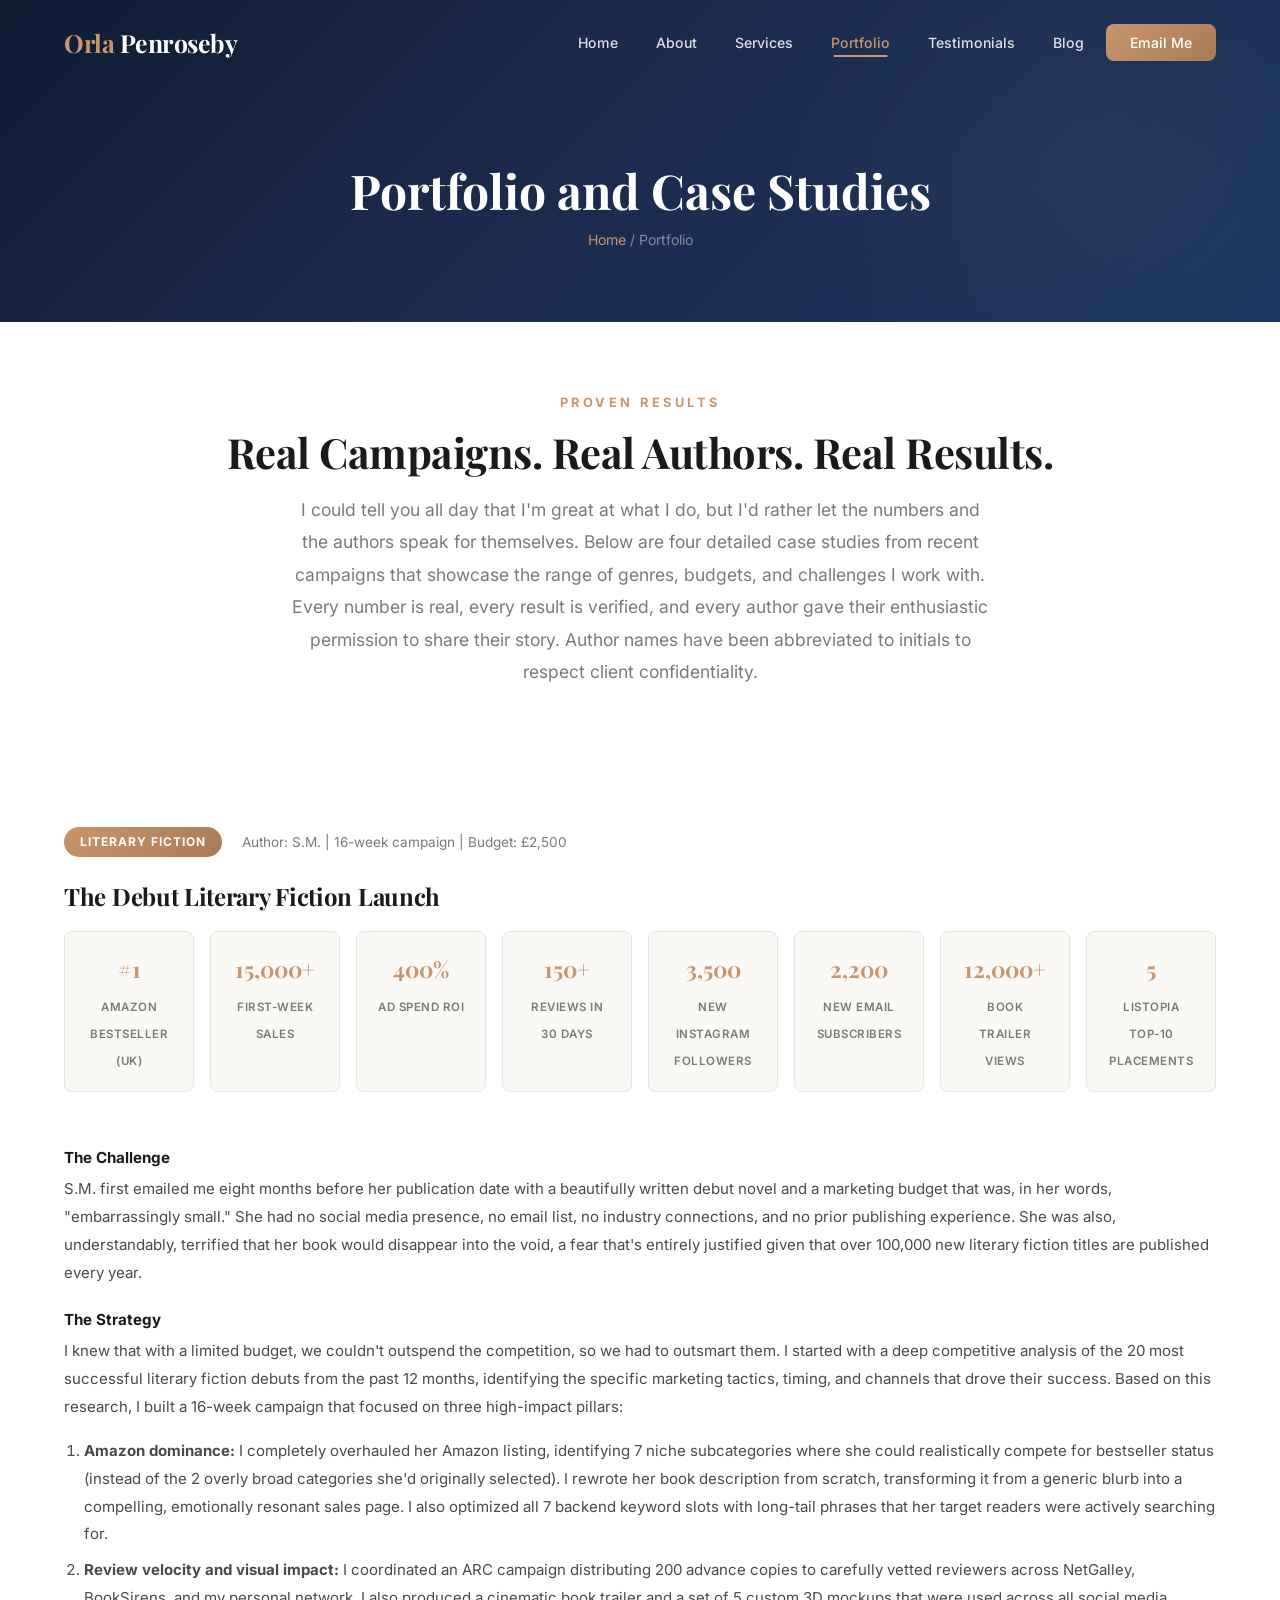
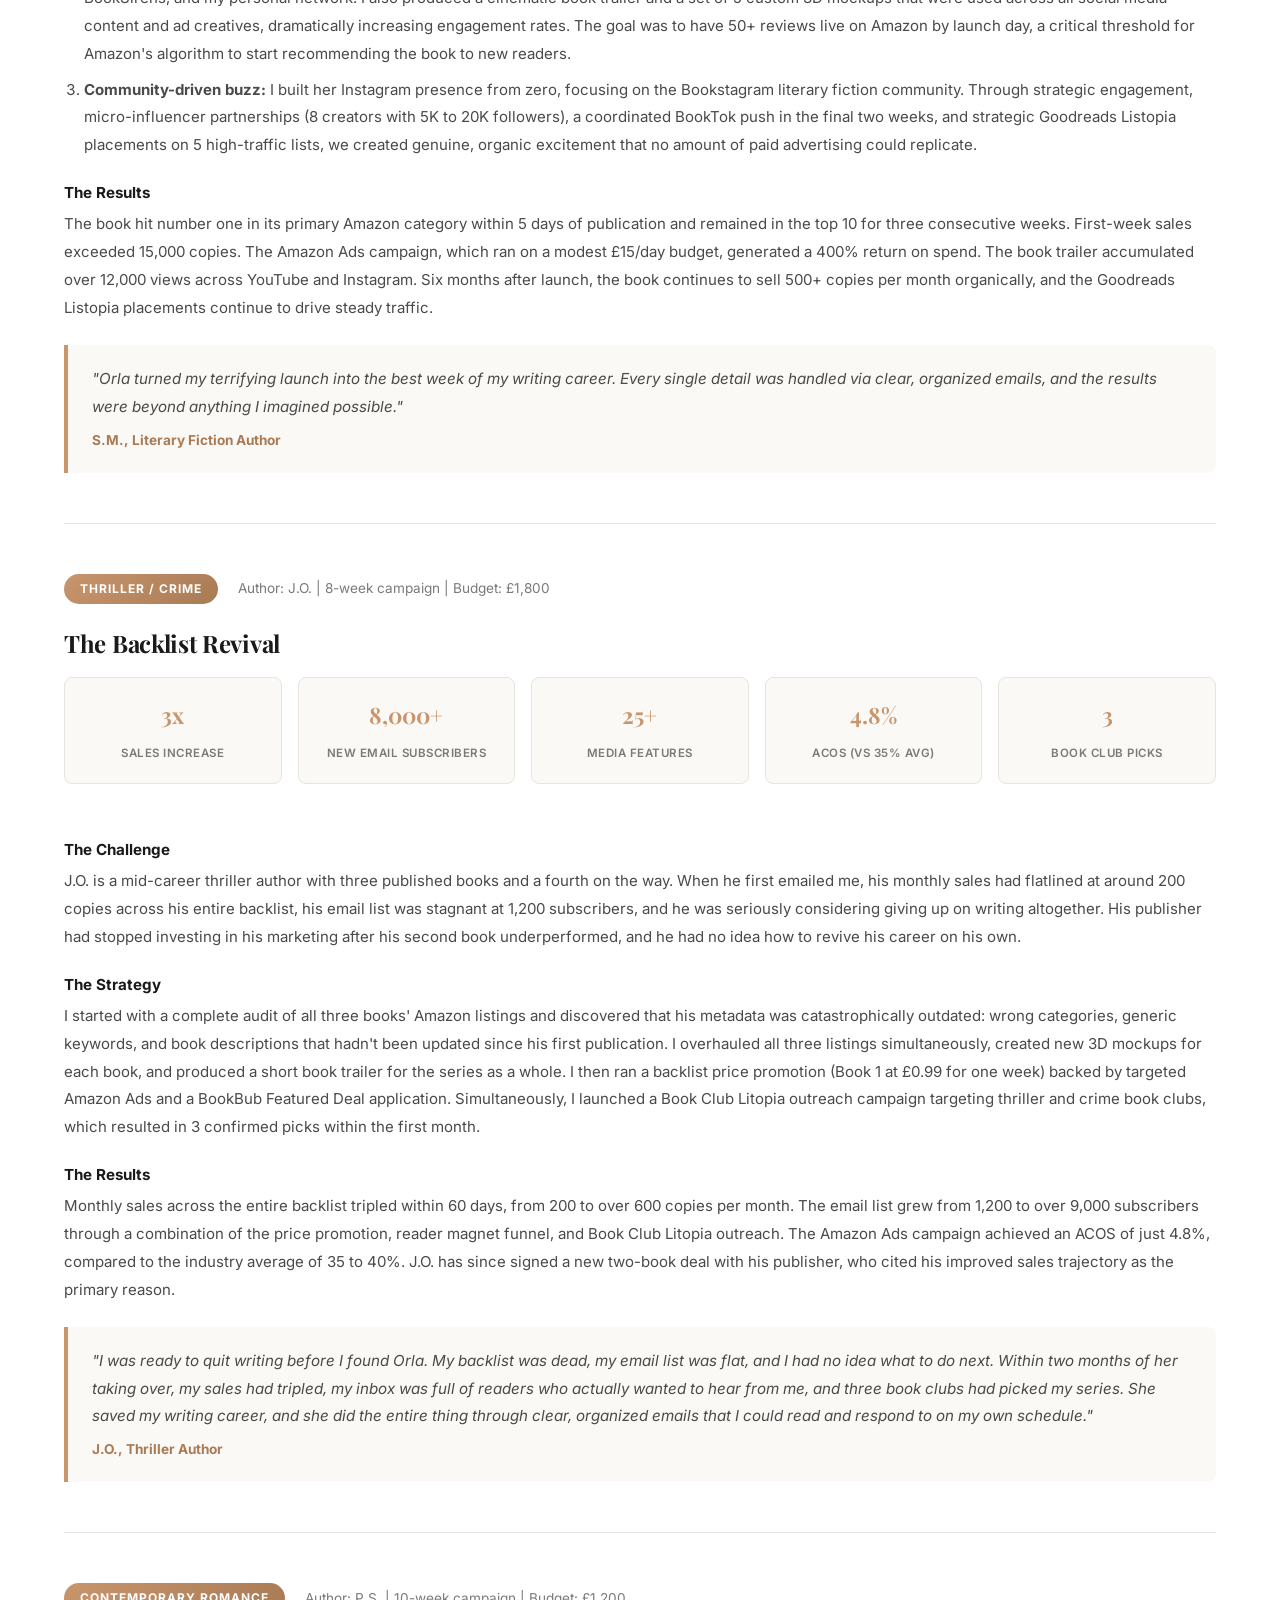
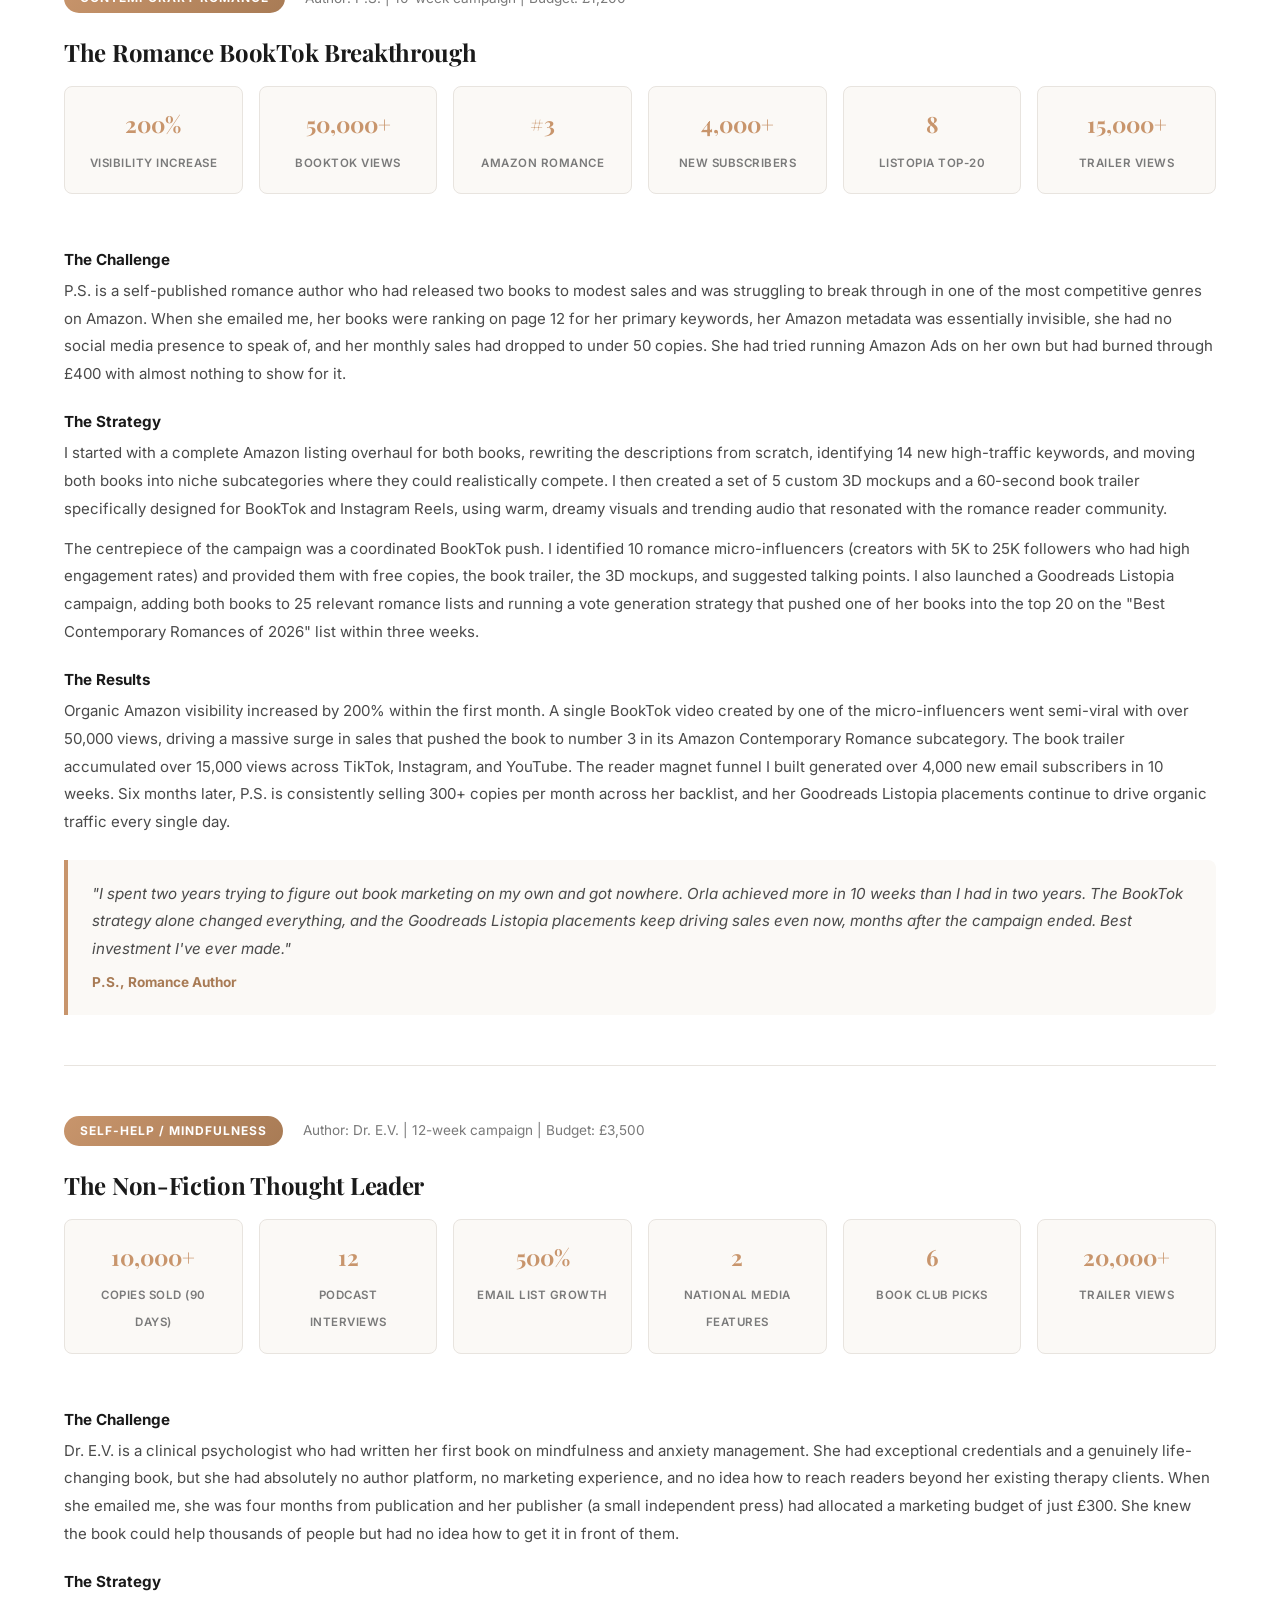
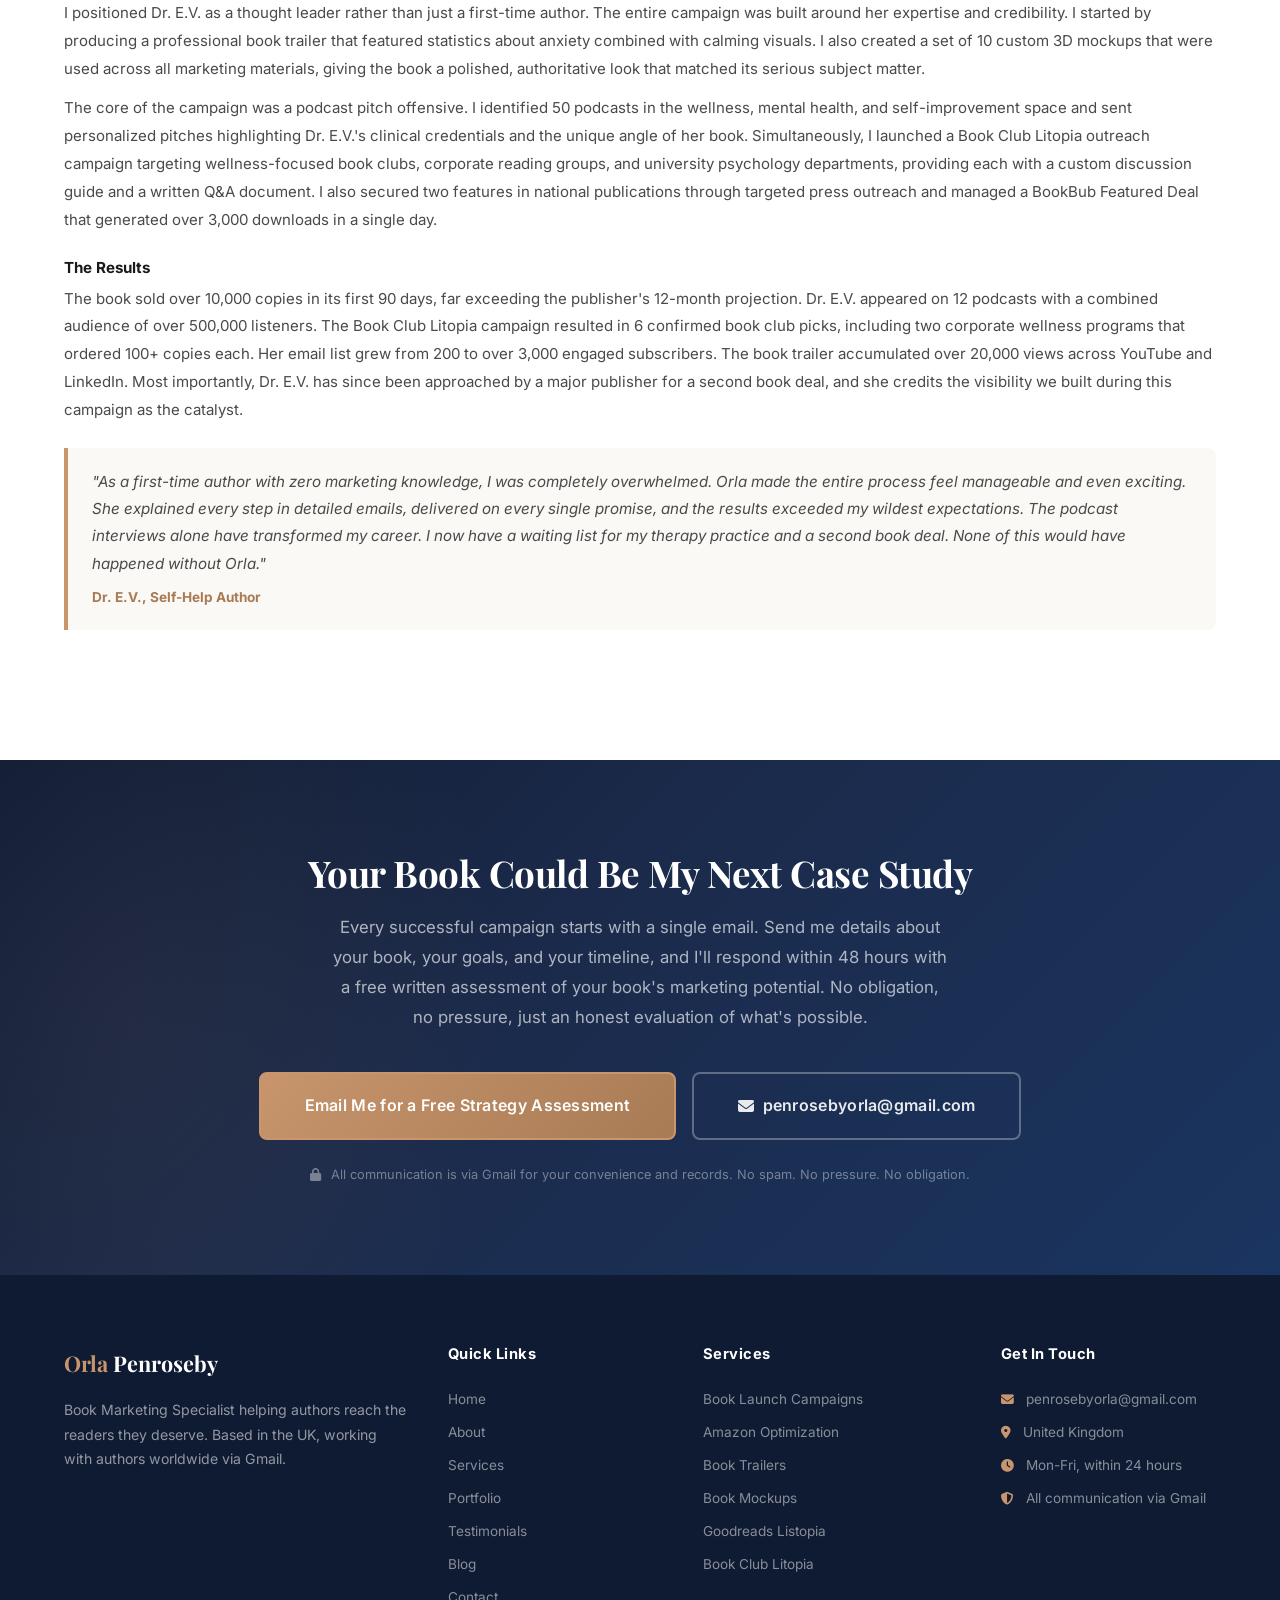
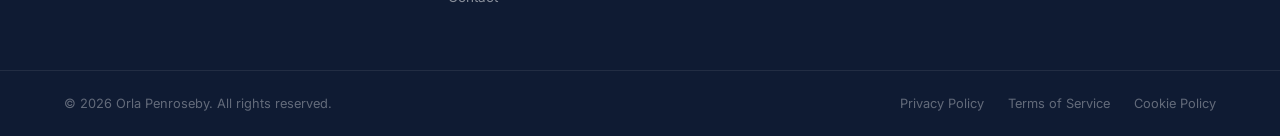
<file: portfolio.html>
<!DOCTYPE html>
<html lang="en">
<head>
    <meta charset="UTF-8">
    <meta name="viewport" content="width=device-width, initial-scale=1.0">
    <meta name="description" content="Explore Orla Penroseby's portfolio of successful book marketing campaigns and detailed case studies with real results from real authors.">
    <title>Portfolio and Case Studies | Orla Penroseby - Book Marketing Specialist</title>
    <link rel="stylesheet" href="style.css">
    <link rel="preconnect" href="https://fonts.googleapis.com">
    <link rel="preconnect" href="https://fonts.gstatic.com" crossorigin>
    <link href="https://fonts.googleapis.com/css2?family=Playfair+Display:ital,wght@0,400;0,600;0,700;1,400;1,700&family=Inter:wght@300;400;500;600;700&display=swap" rel="stylesheet">
    <link rel="stylesheet" href="https://cdnjs.cloudflare.com/ajax/libs/font-awesome/6.5.0/css/all.min.css">
</head>
<body>

    <!-- NAVIGATION -->
    <nav class="navbar" id="navbar">
        <div class="container nav-container">
            <a href="index.html" class="logo"><span class="logo-accent">Orla</span> Penroseby</a>
            <button class="nav-toggle" id="navToggle" aria-label="Toggle navigation"><span class="hamburger"></span></button>
            <ul class="nav-menu" id="navMenu">
                <li><a href="index.html" class="nav-link">Home</a></li>
                <li><a href="about.html" class="nav-link">About</a></li>
                <li><a href="services.html" class="nav-link">Services</a></li>
                <li><a href="portfolio.html" class="nav-link active">Portfolio</a></li>
                <li><a href="testimonials.html" class="nav-link">Testimonials</a></li>
                <li><a href="blog.html" class="nav-link">Blog</a></li>
                <li><a href="contact.html" class="nav-link btn-nav">Email Me</a></li>
            </ul>
        </div>
    </nav>

    <!-- PAGE HEADER -->
    <section class="page-header">
        <div class="container">
            <h1 class="page-title">Portfolio and Case Studies</h1>
            <p class="page-breadcrumb"><a href="index.html">Home</a> / Portfolio</p>
        </div>
    </section>

    <!-- INTRO -->
    <section class="portfolio-intro">
        <div class="container text-center">
            <span class="section-eyebrow reveal">Proven Results</span>
            <h2 class="section-title reveal stagger-1">Real Campaigns. Real Authors. Real Results.</h2>
            <p class="section-description reveal stagger-2">I could tell you all day that I'm great at what I do, but I'd rather let the numbers and the authors speak for themselves. Below are four detailed case studies from recent campaigns that showcase the range of genres, budgets, and challenges I work with. Every number is real, every result is verified, and every author gave their enthusiastic permission to share their story. Author names have been abbreviated to initials to respect client confidentiality.</p>
        </div>
    </section>

    <!-- CASE STUDIES -->
    <section class="case-studies-section">
        <div class="container">

            <!-- CASE STUDY 1 -->
            <div class="case-study-card reveal">
                <div class="case-header">
                    <span class="case-genre-tag">Literary Fiction</span>
                    <span class="case-meta">Author: S.M. | 16-week campaign | Budget: £2,500</span>
                </div>
                <h3>The Debut Literary Fiction Launch</h3>

                <div class="case-results-grid">
                    <div class="case-result-item">
                        <strong>#1</strong>
                        <span>Amazon Bestseller (UK)</span>
                    </div>
                    <div class="case-result-item">
                        <strong>15,000+</strong>
                        <span>First-Week Sales</span>
                    </div>
                    <div class="case-result-item">
                        <strong>400%</strong>
                        <span>Ad Spend ROI</span>
                    </div>
                    <div class="case-result-item">
                        <strong>150+</strong>
                        <span>Reviews in 30 Days</span>
                    </div>
                    <div class="case-result-item">
                        <strong>3,500</strong>
                        <span>New Instagram Followers</span>
                    </div>
                    <div class="case-result-item">
                        <strong>2,200</strong>
                        <span>New Email Subscribers</span>
                    </div>
                    <div class="case-result-item">
                        <strong>12,000+</strong>
                        <span>Book Trailer Views</span>
                    </div>
                    <div class="case-result-item">
                        <strong>5</strong>
                        <span>Listopia Top-10 Placements</span>
                    </div>
                </div>

                <div class="case-narrative">
                    <h4>The Challenge</h4>
                    <p>S.M. first emailed me eight months before her publication date with a beautifully written debut novel and a marketing budget that was, in her words, "embarrassingly small." She had no social media presence, no email list, no industry connections, and no prior publishing experience. She was also, understandably, terrified that her book would disappear into the void, a fear that's entirely justified given that over 100,000 new literary fiction titles are published every year.</p>

                    <h4>The Strategy</h4>
                    <p>I knew that with a limited budget, we couldn't outspend the competition, so we had to outsmart them. I started with a deep competitive analysis of the 20 most successful literary fiction debuts from the past 12 months, identifying the specific marketing tactics, timing, and channels that drove their success. Based on this research, I built a 16-week campaign that focused on three high-impact pillars:</p>

                    <ol>
                        <li><strong>Amazon dominance:</strong> I completely overhauled her Amazon listing, identifying 7 niche subcategories where she could realistically compete for bestseller status (instead of the 2 overly broad categories she'd originally selected). I rewrote her book description from scratch, transforming it from a generic blurb into a compelling, emotionally resonant sales page. I also optimized all 7 backend keyword slots with long-tail phrases that her target readers were actively searching for.</li>
                        <li><strong>Review velocity and visual impact:</strong> I coordinated an ARC campaign distributing 200 advance copies to carefully vetted reviewers across NetGalley, BookSirens, and my personal network. I also produced a cinematic book trailer and a set of 5 custom 3D mockups that were used across all social media content and ad creatives, dramatically increasing engagement rates. The goal was to have 50+ reviews live on Amazon by launch day, a critical threshold for Amazon's algorithm to start recommending the book to new readers.</li>
                        <li><strong>Community-driven buzz:</strong> I built her Instagram presence from zero, focusing on the Bookstagram literary fiction community. Through strategic engagement, micro-influencer partnerships (8 creators with 5K to 20K followers), a coordinated BookTok push in the final two weeks, and strategic Goodreads Listopia placements on 5 high-traffic lists, we created genuine, organic excitement that no amount of paid advertising could replicate.</li>
                    </ol>

                    <h4>The Results</h4>
                    <p>The book hit number one in its primary Amazon category within 5 days of publication and remained in the top 10 for three consecutive weeks. First-week sales exceeded 15,000 copies. The Amazon Ads campaign, which ran on a modest £15/day budget, generated a 400% return on spend. The book trailer accumulated over 12,000 views across YouTube and Instagram. Six months after launch, the book continues to sell 500+ copies per month organically, and the Goodreads Listopia placements continue to drive steady traffic.</p>

                    <div class="case-quote">
                        "Orla turned my terrifying launch into the best week of my writing career. Every single detail was handled via clear, organized emails, and the results were beyond anything I imagined possible."
                        <strong>S.M., Literary Fiction Author</strong>
                    </div>
                </div>
            </div>

            <!-- CASE STUDY 2 -->
            <div class="case-study-card reveal">
                <div class="case-header">
                    <span class="case-genre-tag">Thriller / Crime</span>
                    <span class="case-meta">Author: J.O. | 8-week campaign | Budget: £1,800</span>
                </div>
                <h3>The Backlist Revival</h3>

                <div class="case-results-grid">
                    <div class="case-result-item">
                        <strong>3x</strong>
                        <span>Sales Increase</span>
                    </div>
                    <div class="case-result-item">
                        <strong>8,000+</strong>
                        <span>New Email Subscribers</span>
                    </div>
                    <div class="case-result-item">
                        <strong>25+</strong>
                        <span>Media Features</span>
                    </div>
                    <div class="case-result-item">
                        <strong>4.8%</strong>
                        <span>ACOS (vs 35% avg)</span>
                    </div>
                    <div class="case-result-item">
                        <strong>3</strong>
                        <span>Book Club Picks</span>
                    </div>
                </div>

                <div class="case-narrative">
                    <h4>The Challenge</h4>
                    <p>J.O. is a mid-career thriller author with three published books and a fourth on the way. When he first emailed me, his monthly sales had flatlined at around 200 copies across his entire backlist, his email list was stagnant at 1,200 subscribers, and he was seriously considering giving up on writing altogether. His publisher had stopped investing in his marketing after his second book underperformed, and he had no idea how to revive his career on his own.</p>

                    <h4>The Strategy</h4>
                    <p>I started with a complete audit of all three books' Amazon listings and discovered that his metadata was catastrophically outdated: wrong categories, generic keywords, and book descriptions that hadn't been updated since his first publication. I overhauled all three listings simultaneously, created new 3D mockups for each book, and produced a short book trailer for the series as a whole. I then ran a backlist price promotion (Book 1 at £0.99 for one week) backed by targeted Amazon Ads and a BookBub Featured Deal application. Simultaneously, I launched a Book Club Litopia outreach campaign targeting thriller and crime book clubs, which resulted in 3 confirmed picks within the first month.</p>

                    <h4>The Results</h4>
                    <p>Monthly sales across the entire backlist tripled within 60 days, from 200 to over 600 copies per month. The email list grew from 1,200 to over 9,000 subscribers through a combination of the price promotion, reader magnet funnel, and Book Club Litopia outreach. The Amazon Ads campaign achieved an ACOS of just 4.8%, compared to the industry average of 35 to 40%. J.O. has since signed a new two-book deal with his publisher, who cited his improved sales trajectory as the primary reason.</p>

                    <div class="case-quote">
                        "I was ready to quit writing before I found Orla. My backlist was dead, my email list was flat, and I had no idea what to do next. Within two months of her taking over, my sales had tripled, my inbox was full of readers who actually wanted to hear from me, and three book clubs had picked my series. She saved my writing career, and she did the entire thing through clear, organized emails that I could read and respond to on my own schedule."
                        <strong>J.O., Thriller Author</strong>
                    </div>
                </div>
            </div>

            <!-- CASE STUDY 3 -->
            <div class="case-study-card reveal">
                <div class="case-header">
                    <span class="case-genre-tag">Contemporary Romance</span>
                    <span class="case-meta">Author: P.S. | 10-week campaign | Budget: £1,200</span>
                </div>
                <h3>The Romance BookTok Breakthrough</h3>

                <div class="case-results-grid">
                    <div class="case-result-item">
                        <strong>200%</strong>
                        <span>Visibility Increase</span>
                    </div>
                    <div class="case-result-item">
                        <strong>50,000+</strong>
                        <span>BookTok Views</span>
                    </div>
                    <div class="case-result-item">
                        <strong>#3</strong>
                        <span>Amazon Romance</span>
                    </div>
                    <div class="case-result-item">
                        <strong>4,000+</strong>
                        <span>New Subscribers</span>
                    </div>
                    <div class="case-result-item">
                        <strong>8</strong>
                        <span>Listopia Top-20</span>
                    </div>
                    <div class="case-result-item">
                        <strong>15,000+</strong>
                        <span>Trailer Views</span>
                    </div>
                </div>

                <div class="case-narrative">
                    <h4>The Challenge</h4>
                    <p>P.S. is a self-published romance author who had released two books to modest sales and was struggling to break through in one of the most competitive genres on Amazon. When she emailed me, her books were ranking on page 12 for her primary keywords, her Amazon metadata was essentially invisible, she had no social media presence to speak of, and her monthly sales had dropped to under 50 copies. She had tried running Amazon Ads on her own but had burned through £400 with almost nothing to show for it.</p>

                    <h4>The Strategy</h4>
                    <p>I started with a complete Amazon listing overhaul for both books, rewriting the descriptions from scratch, identifying 14 new high-traffic keywords, and moving both books into niche subcategories where they could realistically compete. I then created a set of 5 custom 3D mockups and a 60-second book trailer specifically designed for BookTok and Instagram Reels, using warm, dreamy visuals and trending audio that resonated with the romance reader community.</p>
                    <p>The centrepiece of the campaign was a coordinated BookTok push. I identified 10 romance micro-influencers (creators with 5K to 25K followers who had high engagement rates) and provided them with free copies, the book trailer, the 3D mockups, and suggested talking points. I also launched a Goodreads Listopia campaign, adding both books to 25 relevant romance lists and running a vote generation strategy that pushed one of her books into the top 20 on the "Best Contemporary Romances of 2026" list within three weeks.</p>

                    <h4>The Results</h4>
                    <p>Organic Amazon visibility increased by 200% within the first month. A single BookTok video created by one of the micro-influencers went semi-viral with over 50,000 views, driving a massive surge in sales that pushed the book to number 3 in its Amazon Contemporary Romance subcategory. The book trailer accumulated over 15,000 views across TikTok, Instagram, and YouTube. The reader magnet funnel I built generated over 4,000 new email subscribers in 10 weeks. Six months later, P.S. is consistently selling 300+ copies per month across her backlist, and her Goodreads Listopia placements continue to drive organic traffic every single day.</p>

                    <div class="case-quote">
                        "I spent two years trying to figure out book marketing on my own and got nowhere. Orla achieved more in 10 weeks than I had in two years. The BookTok strategy alone changed everything, and the Goodreads Listopia placements keep driving sales even now, months after the campaign ended. Best investment I've ever made."
                        <strong>P.S., Romance Author</strong>
                    </div>
                </div>
            </div>

            <!-- CASE STUDY 4 -->
            <div class="case-study-card reveal">
                <div class="case-header">
                    <span class="case-genre-tag">Self-Help / Mindfulness</span>
                    <span class="case-meta">Author: Dr. E.V. | 12-week campaign | Budget: £3,500</span>
                </div>
                <h3>The Non-Fiction Thought Leader</h3>

                <div class="case-results-grid">
                    <div class="case-result-item">
                        <strong>10,000+</strong>
                        <span>Copies Sold (90 Days)</span>
                    </div>
                    <div class="case-result-item">
                        <strong>12</strong>
                        <span>Podcast Interviews</span>
                    </div>
                    <div class="case-result-item">
                        <strong>500%</strong>
                        <span>Email List Growth</span>
                    </div>
                    <div class="case-result-item">
                        <strong>2</strong>
                        <span>National Media Features</span>
                    </div>
                    <div class="case-result-item">
                        <strong>6</strong>
                        <span>Book Club Picks</span>
                    </div>
                    <div class="case-result-item">
                        <strong>20,000+</strong>
                        <span>Trailer Views</span>
                    </div>
                </div>

                <div class="case-narrative">
                    <h4>The Challenge</h4>
                    <p>Dr. E.V. is a clinical psychologist who had written her first book on mindfulness and anxiety management. She had exceptional credentials and a genuinely life-changing book, but she had absolutely no author platform, no marketing experience, and no idea how to reach readers beyond her existing therapy clients. When she emailed me, she was four months from publication and her publisher (a small independent press) had allocated a marketing budget of just £300. She knew the book could help thousands of people but had no idea how to get it in front of them.</p>

                    <h4>The Strategy</h4>
                    <p>I positioned Dr. E.V. as a thought leader rather than just a first-time author. The entire campaign was built around her expertise and credibility. I started by producing a professional book trailer that featured statistics about anxiety combined with calming visuals. I also created a set of 10 custom 3D mockups that were used across all marketing materials, giving the book a polished, authoritative look that matched its serious subject matter.</p>
                    <p>The core of the campaign was a podcast pitch offensive. I identified 50 podcasts in the wellness, mental health, and self-improvement space and sent personalized pitches highlighting Dr. E.V.'s clinical credentials and the unique angle of her book. Simultaneously, I launched a Book Club Litopia outreach campaign targeting wellness-focused book clubs, corporate reading groups, and university psychology departments, providing each with a custom discussion guide and a written Q&A document. I also secured two features in national publications through targeted press outreach and managed a BookBub Featured Deal that generated over 3,000 downloads in a single day.</p>

                    <h4>The Results</h4>
                    <p>The book sold over 10,000 copies in its first 90 days, far exceeding the publisher's 12-month projection. Dr. E.V. appeared on 12 podcasts with a combined audience of over 500,000 listeners. The Book Club Litopia campaign resulted in 6 confirmed book club picks, including two corporate wellness programs that ordered 100+ copies each. Her email list grew from 200 to over 3,000 engaged subscribers. The book trailer accumulated over 20,000 views across YouTube and LinkedIn. Most importantly, Dr. E.V. has since been approached by a major publisher for a second book deal, and she credits the visibility we built during this campaign as the catalyst.</p>

                    <div class="case-quote">
                        "As a first-time author with zero marketing knowledge, I was completely overwhelmed. Orla made the entire process feel manageable and even exciting. She explained every step in detailed emails, delivered on every single promise, and the results exceeded my wildest expectations. The podcast interviews alone have transformed my career. I now have a waiting list for my therapy practice and a second book deal. None of this would have happened without Orla."
                        <strong>Dr. E.V., Self-Help Author</strong>
                    </div>
                </div>
            </div>

        </div>
    </section>

    <!-- CTA -->
    <section class="cta-section">
        <div class="container text-center cta-inner">
            <h2 class="cta-title reveal">Your Book Could Be My Next Case Study</h2>
            <p class="cta-text reveal stagger-1">Every successful campaign starts with a single email. Send me details about your book, your goals, and your timeline, and I'll respond within 48 hours with a free written assessment of your book's marketing potential. No obligation, no pressure, just an honest evaluation of what's possible.</p>
            <div class="cta-buttons reveal stagger-2">
                <a href="contact.html" class="btn btn-primary btn-large">Email Me for a Free Strategy Assessment</a>
                <a href="mailto:penrosebyorla@gmail.com" class="btn btn-outline-white btn-large"><i class="fas fa-envelope"></i> penrosebyorla@gmail.com</a>
            </div>
            <p class="cta-micro reveal stagger-3"><i class="fas fa-lock"></i> All communication is via Gmail for your convenience and records. No spam. No pressure. No obligation.</p>
        </div>
    </section>

    <!-- FOOTER -->
    <footer class="footer">
        <div class="container footer-grid">
            <div class="footer-about">
                <a href="index.html" class="footer-logo"><span class="logo-accent">Orla</span> Penroseby</a>
                <p>Book Marketing Specialist helping authors reach the readers they deserve. Based in the UK, working with authors worldwide via Gmail.</p>
            </div>
            <div class="footer-links-col">
                <h4>Quick Links</h4>
                <ul>
                    <li><a href="index.html">Home</a></li>
                    <li><a href="about.html">About</a></li>
                    <li><a href="services.html">Services</a></li>
                    <li><a href="portfolio.html">Portfolio</a></li>
                    <li><a href="testimonials.html">Testimonials</a></li>
                    <li><a href="blog.html">Blog</a></li>
                    <li><a href="contact.html">Contact</a></li>
                </ul>
            </div>
            <div class="footer-services-col">
                <h4>Services</h4>
                <ul>
                    <li><a href="services.html">Book Launch Campaigns</a></li>
                    <li><a href="services.html">Amazon Optimization</a></li>
                    <li><a href="services.html">Book Trailers</a></li>
                    <li><a href="services.html">Book Mockups</a></li>
                    <li><a href="services.html">Goodreads Listopia</a></li>
                    <li><a href="services.html">Book Club Litopia</a></li>
                </ul>
            </div>
            <div class="footer-contact-col">
                <h4>Get In Touch</h4>
                <ul>
                    <li><i class="fas fa-envelope"></i> penrosebyorla@gmail.com</li>
                    <li><i class="fas fa-map-marker-alt"></i> United Kingdom</li>
                    <li><i class="fas fa-clock"></i> Mon-Fri, within 24 hours</li>
                    <li><i class="fas fa-shield-alt"></i> All communication via Gmail</li>
                </ul>
            </div>
        </div>
        <div class="footer-bottom">
            <div class="container footer-bottom-content">
                <p>&copy; 2026 Orla Penroseby. All rights reserved.</p>
                <div class="footer-bottom-links">
                    <a href="#">Privacy Policy</a>
                    <a href="#">Terms of Service</a>
                    <a href="#">Cookie Policy</a>
                </div>
            </div>
        </div>
    </footer>

    <script src="main.js"></script>
</body>
</html>
</file>
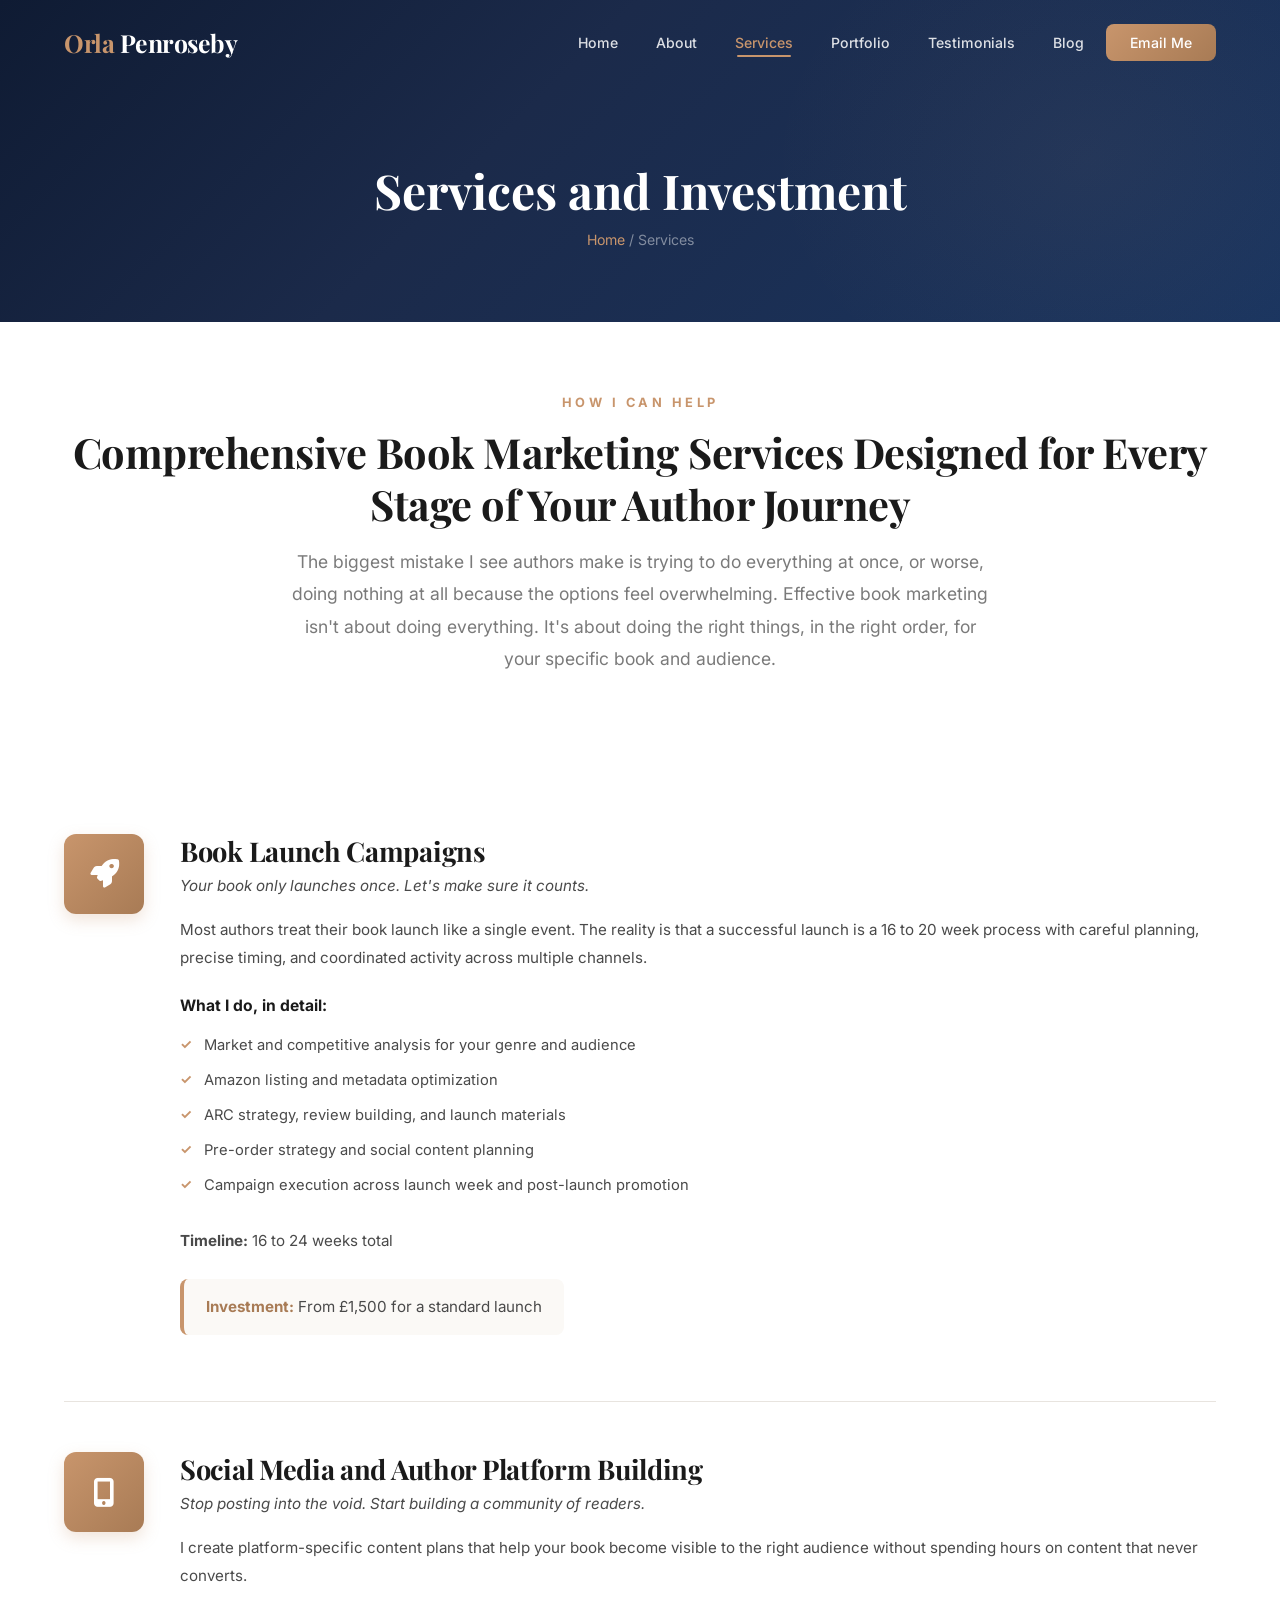
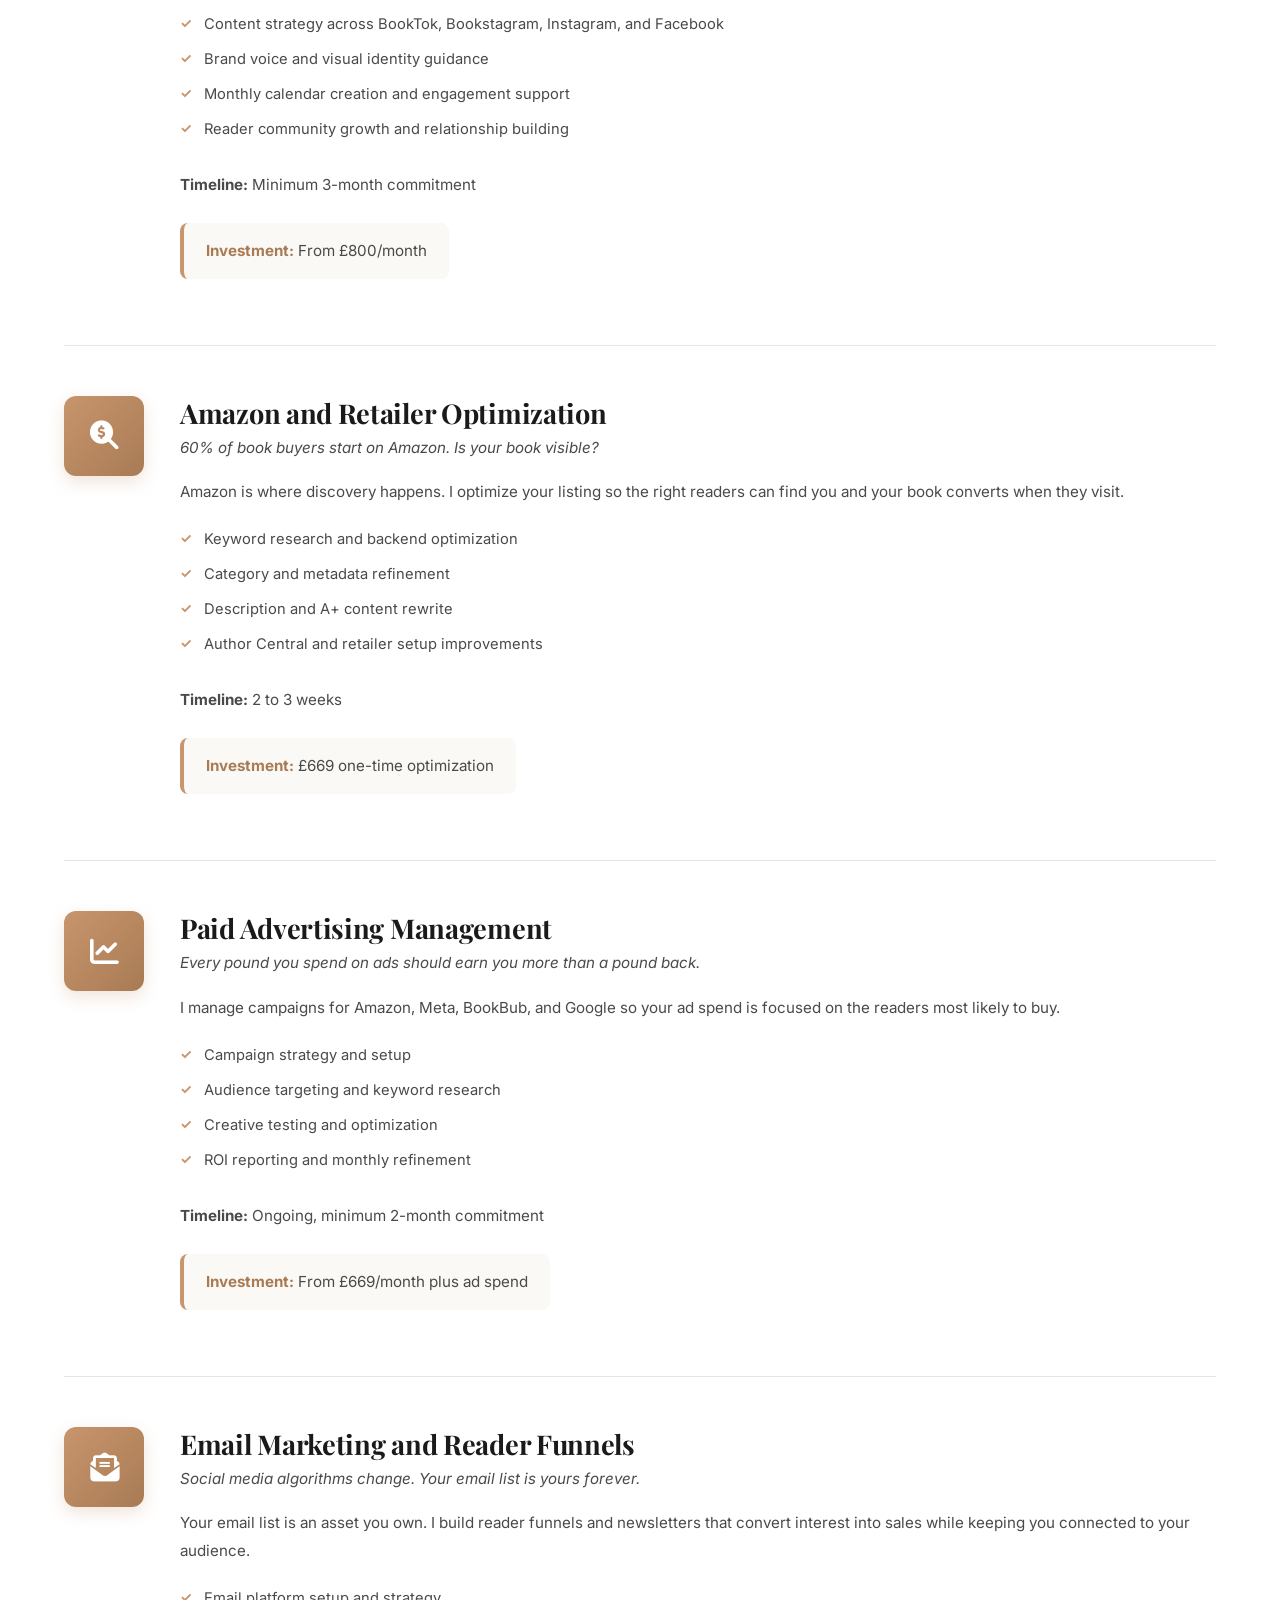
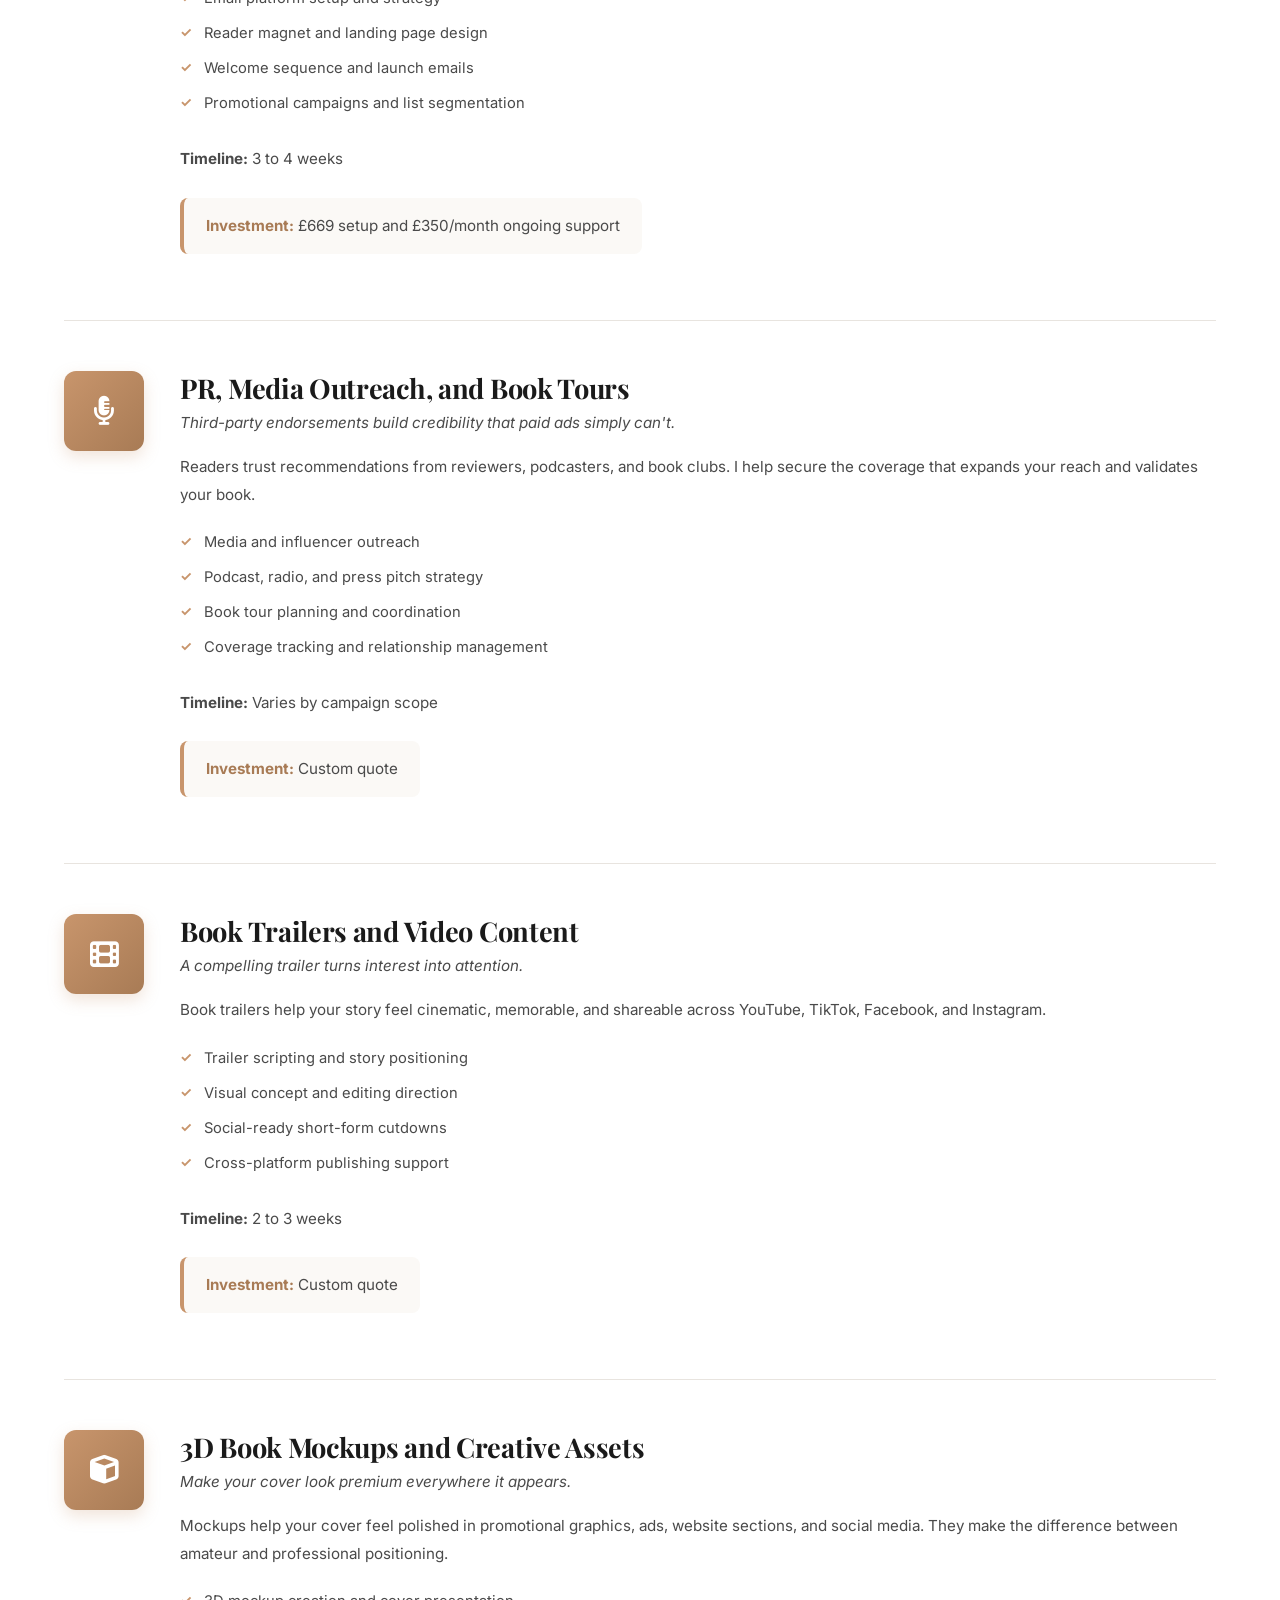
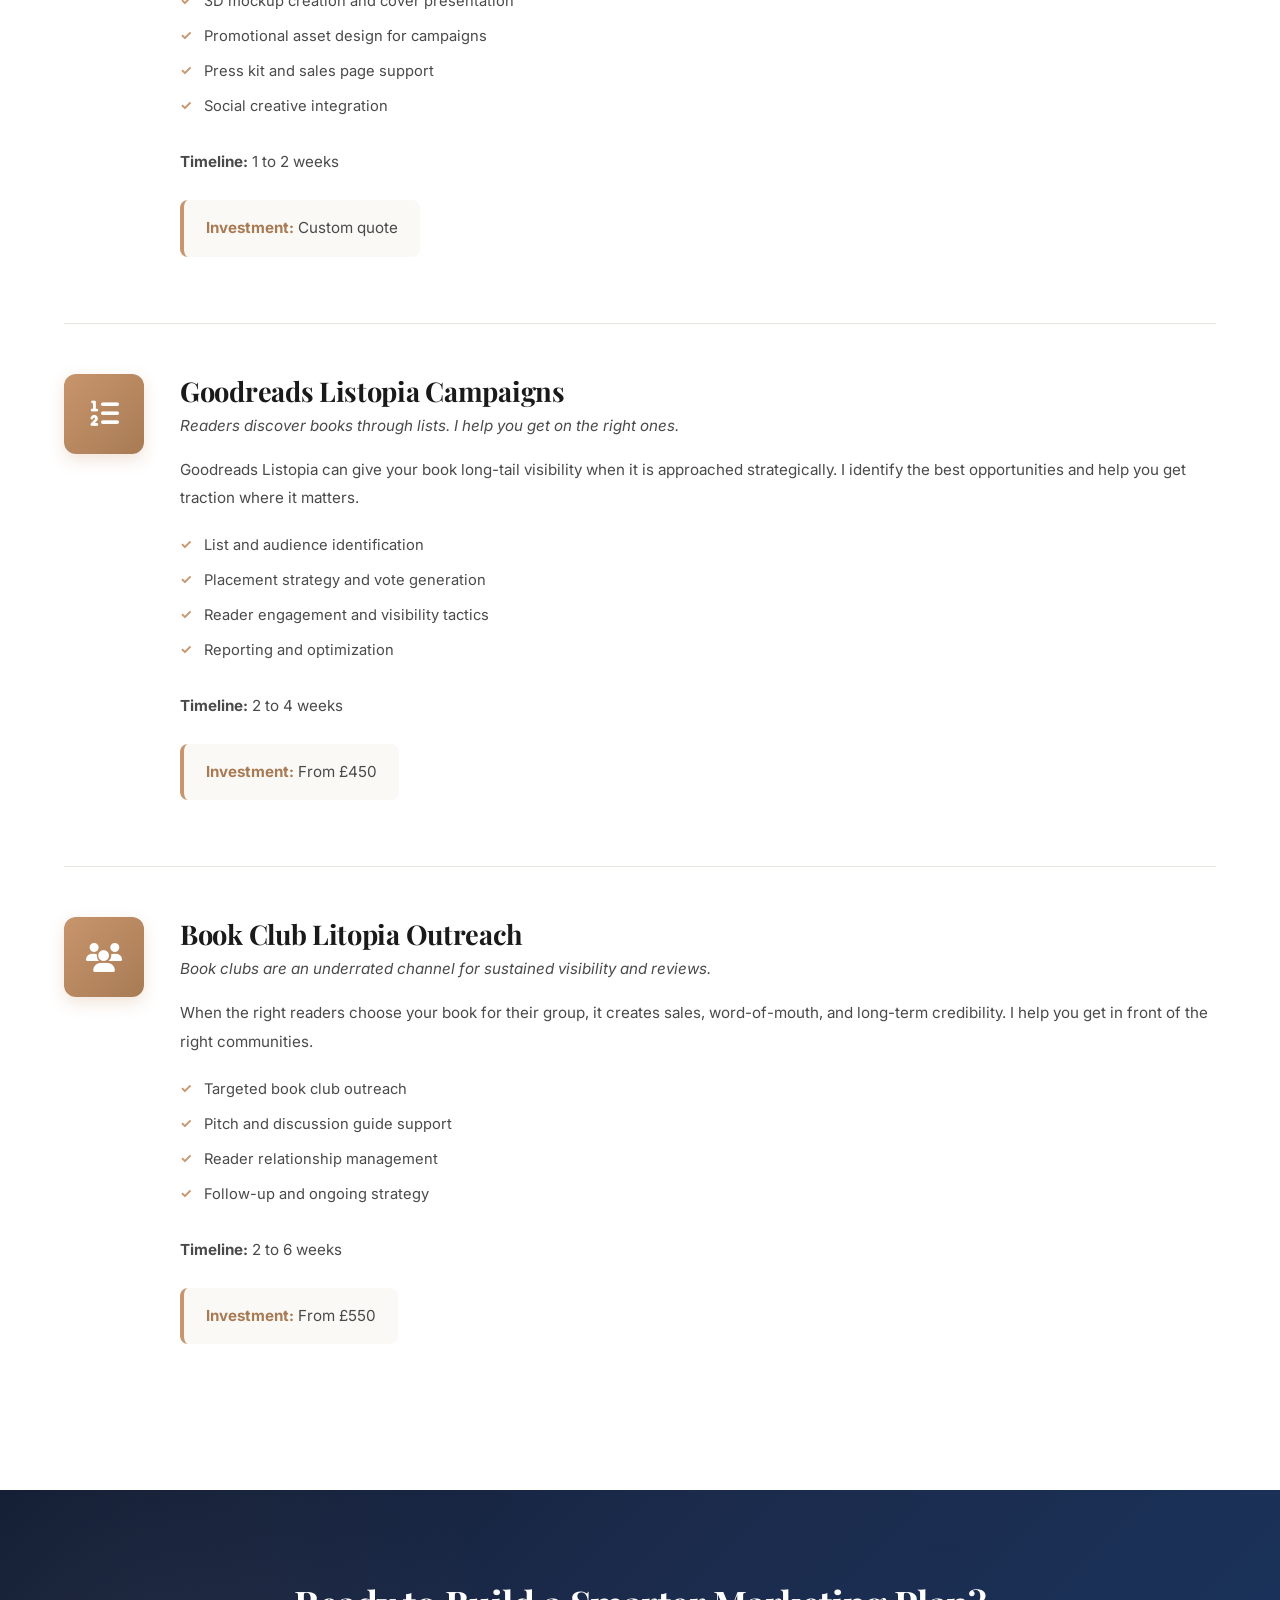
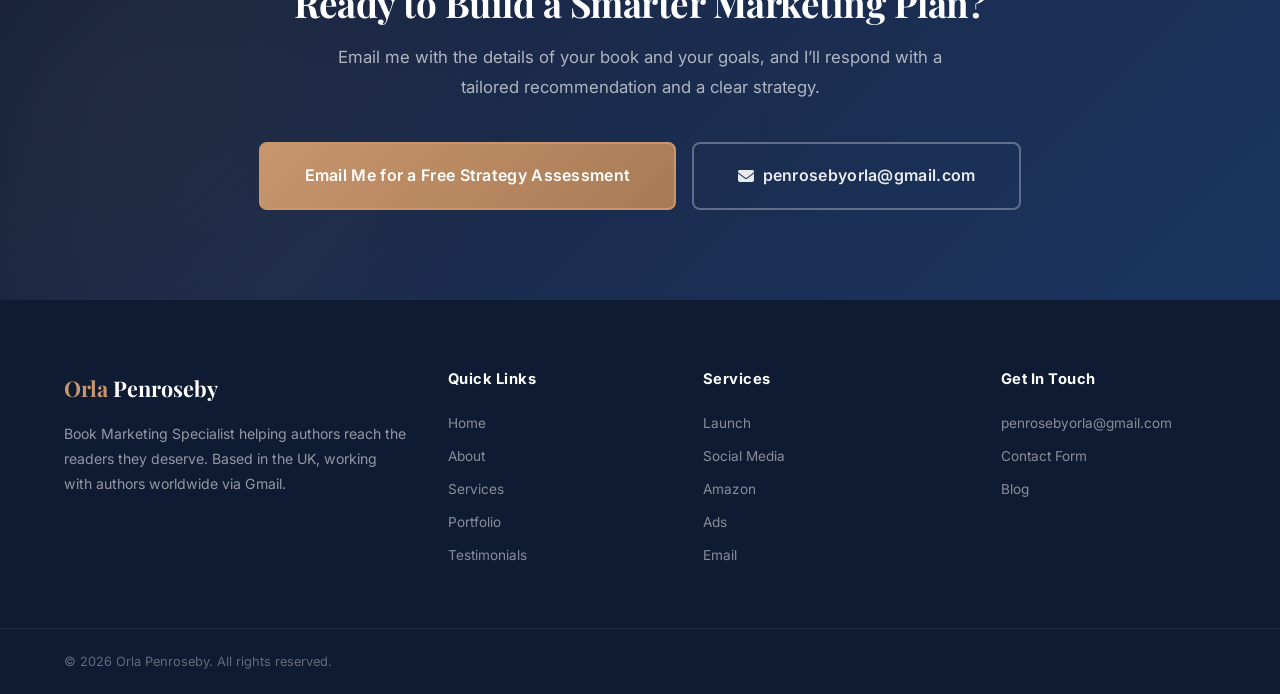
<file: services.html>
<!DOCTYPE html>
<html lang="en">
<head>
    <meta charset="UTF-8">
    <meta name="viewport" content="width=device-width, initial-scale=1.0">
    <meta name="description" content="Book marketing services by Orla Penroseby: launch campaigns, social media, Amazon optimization, paid advertising, email marketing, PR, book trailers, 3D mockups, Goodreads Listopia, and Book Club Litopia.">
    <title>Services and Investment | Orla Penroseby - Book Marketing Specialist</title>
    <link rel="stylesheet" href="style.css">
    <link rel="preconnect" href="https://fonts.googleapis.com">
    <link rel="preconnect" href="https://fonts.gstatic.com" crossorigin>
    <link href="https://fonts.googleapis.com/css2?family=Playfair+Display:ital,wght@0,400;0,600;0,700;1,400;1,700&family=Inter:wght@300;400;500;600;700&display=swap" rel="stylesheet">
    <link rel="stylesheet" href="https://cdnjs.cloudflare.com/ajax/libs/font-awesome/6.5.0/css/all.min.css">
</head>
<body>

    <nav class="navbar" id="navbar">
        <div class="container nav-container">
            <a href="index.html" class="logo"><span class="logo-accent">Orla</span> Penroseby</a>
            <button class="nav-toggle" id="navToggle" aria-label="Toggle navigation"><span class="hamburger"></span></button>
            <ul class="nav-menu" id="navMenu">
                <li><a href="index.html" class="nav-link">Home</a></li>
                <li><a href="about.html" class="nav-link">About</a></li>
                <li><a href="services.html" class="nav-link active">Services</a></li>
                <li><a href="portfolio.html" class="nav-link">Portfolio</a></li>
                <li><a href="testimonials.html" class="nav-link">Testimonials</a></li>
                <li><a href="blog.html" class="nav-link">Blog</a></li>
                <li><a href="contact.html" class="nav-link btn-nav">Email Me</a></li>
            </ul>
        </div>
    </nav>

    <section class="page-header">
        <div class="container">
            <h1 class="page-title">Services and Investment</h1>
            <p class="page-breadcrumb"><a href="index.html">Home</a> / Services</p>
        </div>
    </section>

    <section class="services-intro">
        <div class="container text-center">
            <span class="section-eyebrow reveal">How I Can Help</span>
            <h2 class="section-title reveal stagger-1">Comprehensive Book Marketing Services Designed for Every Stage of Your Author Journey</h2>
            <p class="section-description reveal stagger-2">The biggest mistake I see authors make is trying to do everything at once, or worse, doing nothing at all because the options feel overwhelming. Effective book marketing isn't about doing everything. It's about doing the right things, in the right order, for your specific book and audience.</p>
        </div>
    </section>

    <section class="services-detailed-section">
        <div class="container">

            <div class="service-detail-card reveal" id="launch">
                <div class="service-detail-icon"><i class="fas fa-rocket"></i></div>
                <div class="service-detail-content">
                    <h2>Book Launch Campaigns</h2>
                    <p class="service-tagline">Your book only launches once. Let's make sure it counts.</p>
                    <p>Most authors treat their book launch like a single event. The reality is that a successful launch is a 16 to 20 week process with careful planning, precise timing, and coordinated activity across multiple channels.</p>
                    <h4>What I do, in detail:</h4>
                    <ul>
                        <li>Market and competitive analysis for your genre and audience</li>
                        <li>Amazon listing and metadata optimization</li>
                        <li>ARC strategy, review building, and launch materials</li>
                        <li>Pre-order strategy and social content planning</li>
                        <li>Campaign execution across launch week and post-launch promotion</li>
                    </ul>
                    <p><strong>Timeline:</strong> 16 to 24 weeks total</p>
                    <p class="service-price"><strong>Investment:</strong> From £1,500 for a standard launch</p>
                </div>
            </div>

            <div class="service-detail-card reveal" id="social">
                <div class="service-detail-icon"><i class="fas fa-mobile-alt"></i></div>
                <div class="service-detail-content">
                    <h2>Social Media and Author Platform Building</h2>
                    <p class="service-tagline">Stop posting into the void. Start building a community of readers.</p>
                    <p>I create platform-specific content plans that help your book become visible to the right audience without spending hours on content that never converts.</p>
                    <ul>
                        <li>Content strategy across BookTok, Bookstagram, Instagram, and Facebook</li>
                        <li>Brand voice and visual identity guidance</li>
                        <li>Monthly calendar creation and engagement support</li>
                        <li>Reader community growth and relationship building</li>
                    </ul>
                    <p><strong>Timeline:</strong> Minimum 3-month commitment</p>
                    <p class="service-price"><strong>Investment:</strong> From £800/month</p>
                </div>
            </div>

            <div class="service-detail-card reveal" id="amazon">
                <div class="service-detail-icon"><i class="fas fa-search-dollar"></i></div>
                <div class="service-detail-content">
                    <h2>Amazon and Retailer Optimization</h2>
                    <p class="service-tagline">60% of book buyers start on Amazon. Is your book visible?</p>
                    <p>Amazon is where discovery happens. I optimize your listing so the right readers can find you and your book converts when they visit.</p>
                    <ul>
                        <li>Keyword research and backend optimization</li>
                        <li>Category and metadata refinement</li>
                        <li>Description and A+ content rewrite</li>
                        <li>Author Central and retailer setup improvements</li>
                    </ul>
                    <p><strong>Timeline:</strong> 2 to 3 weeks</p>
                    <p class="service-price"><strong>Investment:</strong> £669 one-time optimization</p>
                </div>
            </div>

            <div class="service-detail-card reveal" id="advertising">
                <div class="service-detail-icon"><i class="fas fa-chart-line"></i></div>
                <div class="service-detail-content">
                    <h2>Paid Advertising Management</h2>
                    <p class="service-tagline">Every pound you spend on ads should earn you more than a pound back.</p>
                    <p>I manage campaigns for Amazon, Meta, BookBub, and Google so your ad spend is focused on the readers most likely to buy.</p>
                    <ul>
                        <li>Campaign strategy and setup</li>
                        <li>Audience targeting and keyword research</li>
                        <li>Creative testing and optimization</li>
                        <li>ROI reporting and monthly refinement</li>
                    </ul>
                    <p><strong>Timeline:</strong> Ongoing, minimum 2-month commitment</p>
                    <p class="service-price"><strong>Investment:</strong> From £669/month plus ad spend</p>
                </div>
            </div>

            <div class="service-detail-card reveal" id="email">
                <div class="service-detail-icon"><i class="fas fa-envelope-open-text"></i></div>
                <div class="service-detail-content">
                    <h2>Email Marketing and Reader Funnels</h2>
                    <p class="service-tagline">Social media algorithms change. Your email list is yours forever.</p>
                    <p>Your email list is an asset you own. I build reader funnels and newsletters that convert interest into sales while keeping you connected to your audience.</p>
                    <ul>
                        <li>Email platform setup and strategy</li>
                        <li>Reader magnet and landing page design</li>
                        <li>Welcome sequence and launch emails</li>
                        <li>Promotional campaigns and list segmentation</li>
                    </ul>
                    <p><strong>Timeline:</strong> 3 to 4 weeks</p>
                    <p class="service-price"><strong>Investment:</strong> £669 setup and £350/month ongoing support</p>
                </div>
            </div>

            <div class="service-detail-card reveal" id="pr">
                <div class="service-detail-icon"><i class="fas fa-microphone-alt"></i></div>
                <div class="service-detail-content">
                    <h2>PR, Media Outreach, and Book Tours</h2>
                    <p class="service-tagline">Third-party endorsements build credibility that paid ads simply can't.</p>
                    <p>Readers trust recommendations from reviewers, podcasters, and book clubs. I help secure the coverage that expands your reach and validates your book.</p>
                    <ul>
                        <li>Media and influencer outreach</li>
                        <li>Podcast, radio, and press pitch strategy</li>
                        <li>Book tour planning and coordination</li>
                        <li>Coverage tracking and relationship management</li>
                    </ul>
                    <p><strong>Timeline:</strong> Varies by campaign scope</p>
                    <p class="service-price"><strong>Investment:</strong> Custom quote</p>
                </div>
            </div>

            <div class="service-detail-card reveal" id="trailers">
                <div class="service-detail-icon"><i class="fas fa-film"></i></div>
                <div class="service-detail-content">
                    <h2>Book Trailers and Video Content</h2>
                    <p class="service-tagline">A compelling trailer turns interest into attention.</p>
                    <p>Book trailers help your story feel cinematic, memorable, and shareable across YouTube, TikTok, Facebook, and Instagram.</p>
                    <ul>
                        <li>Trailer scripting and story positioning</li>
                        <li>Visual concept and editing direction</li>
                        <li>Social-ready short-form cutdowns</li>
                        <li>Cross-platform publishing support</li>
                    </ul>
                    <p><strong>Timeline:</strong> 2 to 3 weeks</p>
                    <p class="service-price"><strong>Investment:</strong> Custom quote</p>
                </div>
            </div>

            <div class="service-detail-card reveal" id="mockups">
                <div class="service-detail-icon"><i class="fas fa-cube"></i></div>
                <div class="service-detail-content">
                    <h2>3D Book Mockups and Creative Assets</h2>
                    <p class="service-tagline">Make your cover look premium everywhere it appears.</p>
                    <p>Mockups help your cover feel polished in promotional graphics, ads, website sections, and social media. They make the difference between amateur and professional positioning.</p>
                    <ul>
                        <li>3D mockup creation and cover presentation</li>
                        <li>Promotional asset design for campaigns</li>
                        <li>Press kit and sales page support</li>
                        <li>Social creative integration</li>
                    </ul>
                    <p><strong>Timeline:</strong> 1 to 2 weeks</p>
                    <p class="service-price"><strong>Investment:</strong> Custom quote</p>
                </div>
            </div>

            <div class="service-detail-card reveal" id="goodreads">
                <div class="service-detail-icon"><i class="fas fa-list-ol"></i></div>
                <div class="service-detail-content">
                    <h2>Goodreads Listopia Campaigns</h2>
                    <p class="service-tagline">Readers discover books through lists. I help you get on the right ones.</p>
                    <p>Goodreads Listopia can give your book long-tail visibility when it is approached strategically. I identify the best opportunities and help you get traction where it matters.</p>
                    <ul>
                        <li>List and audience identification</li>
                        <li>Placement strategy and vote generation</li>
                        <li>Reader engagement and visibility tactics</li>
                        <li>Reporting and optimization</li>
                    </ul>
                    <p><strong>Timeline:</strong> 2 to 4 weeks</p>
                    <p class="service-price"><strong>Investment:</strong> From £450</p>
                </div>
            </div>

            <div class="service-detail-card reveal" id="bookclub">
                <div class="service-detail-icon"><i class="fas fa-users"></i></div>
                <div class="service-detail-content">
                    <h2>Book Club Litopia Outreach</h2>
                    <p class="service-tagline">Book clubs are an underrated channel for sustained visibility and reviews.</p>
                    <p>When the right readers choose your book for their group, it creates sales, word-of-mouth, and long-term credibility. I help you get in front of the right communities.</p>
                    <ul>
                        <li>Targeted book club outreach</li>
                        <li>Pitch and discussion guide support</li>
                        <li>Reader relationship management</li>
                        <li>Follow-up and ongoing strategy</li>
                    </ul>
                    <p><strong>Timeline:</strong> 2 to 6 weeks</p>
                    <p class="service-price"><strong>Investment:</strong> From £550</p>
                </div>
            </div>

        </div>
    </section>

    <section class="cta-section">
        <div class="container text-center cta-inner">
            <h2 class="cta-title reveal">Ready to Build a Smarter Marketing Plan?</h2>
            <p class="cta-text reveal stagger-1">Email me with the details of your book and your goals, and I’ll respond with a tailored recommendation and a clear strategy.</p>
            <div class="cta-buttons reveal stagger-2">
                <a href="contact.html" class="btn btn-primary btn-large">Email Me for a Free Strategy Assessment</a>
                <a href="mailto:penrosebyorla@gmail.com" class="btn btn-outline-white btn-large"><i class="fas fa-envelope"></i> penrosebyorla@gmail.com</a>
            </div>
        </div>
    </section>

    <footer class="footer">
        <div class="container footer-grid">
            <div class="footer-about">
                <a href="index.html" class="footer-logo"><span class="logo-accent">Orla</span> Penroseby</a>
                <p>Book Marketing Specialist helping authors reach the readers they deserve. Based in the UK, working with authors worldwide via Gmail.</p>
            </div>
            <div class="footer-links-col">
                <h4>Quick Links</h4>
                <ul>
                    <li><a href="index.html">Home</a></li>
                    <li><a href="about.html">About</a></li>
                    <li><a href="services.html">Services</a></li>
                    <li><a href="portfolio.html">Portfolio</a></li>
                    <li><a href="testimonials.html">Testimonials</a></li>
                </ul>
            </div>
            <div class="footer-services-col">
                <h4>Services</h4>
                <ul>
                    <li><a href="services.html#launch">Launch</a></li>
                    <li><a href="services.html#social">Social Media</a></li>
                    <li><a href="services.html#amazon">Amazon</a></li>
                    <li><a href="services.html#advertising">Ads</a></li>
                    <li><a href="services.html#email">Email</a></li>
                </ul>
            </div>
            <div class="footer-contact-col">
                <h4>Get In Touch</h4>
                <ul>
                    <li><a href="mailto:penrosebyorla@gmail.com">penrosebyorla@gmail.com</a></li>
                    <li><a href="contact.html">Contact Form</a></li>
                    <li><a href="blog.html">Blog</a></li>
                </ul>
            </div>
        </div>
        <div class="footer-bottom">
            <div class="container footer-bottom-content">
                <p>&copy; 2026 Orla Penroseby. All rights reserved.</p>
            </div>
        </div>
    </footer>

    <script src="main.js"></script>
</body>
</html>
</file>
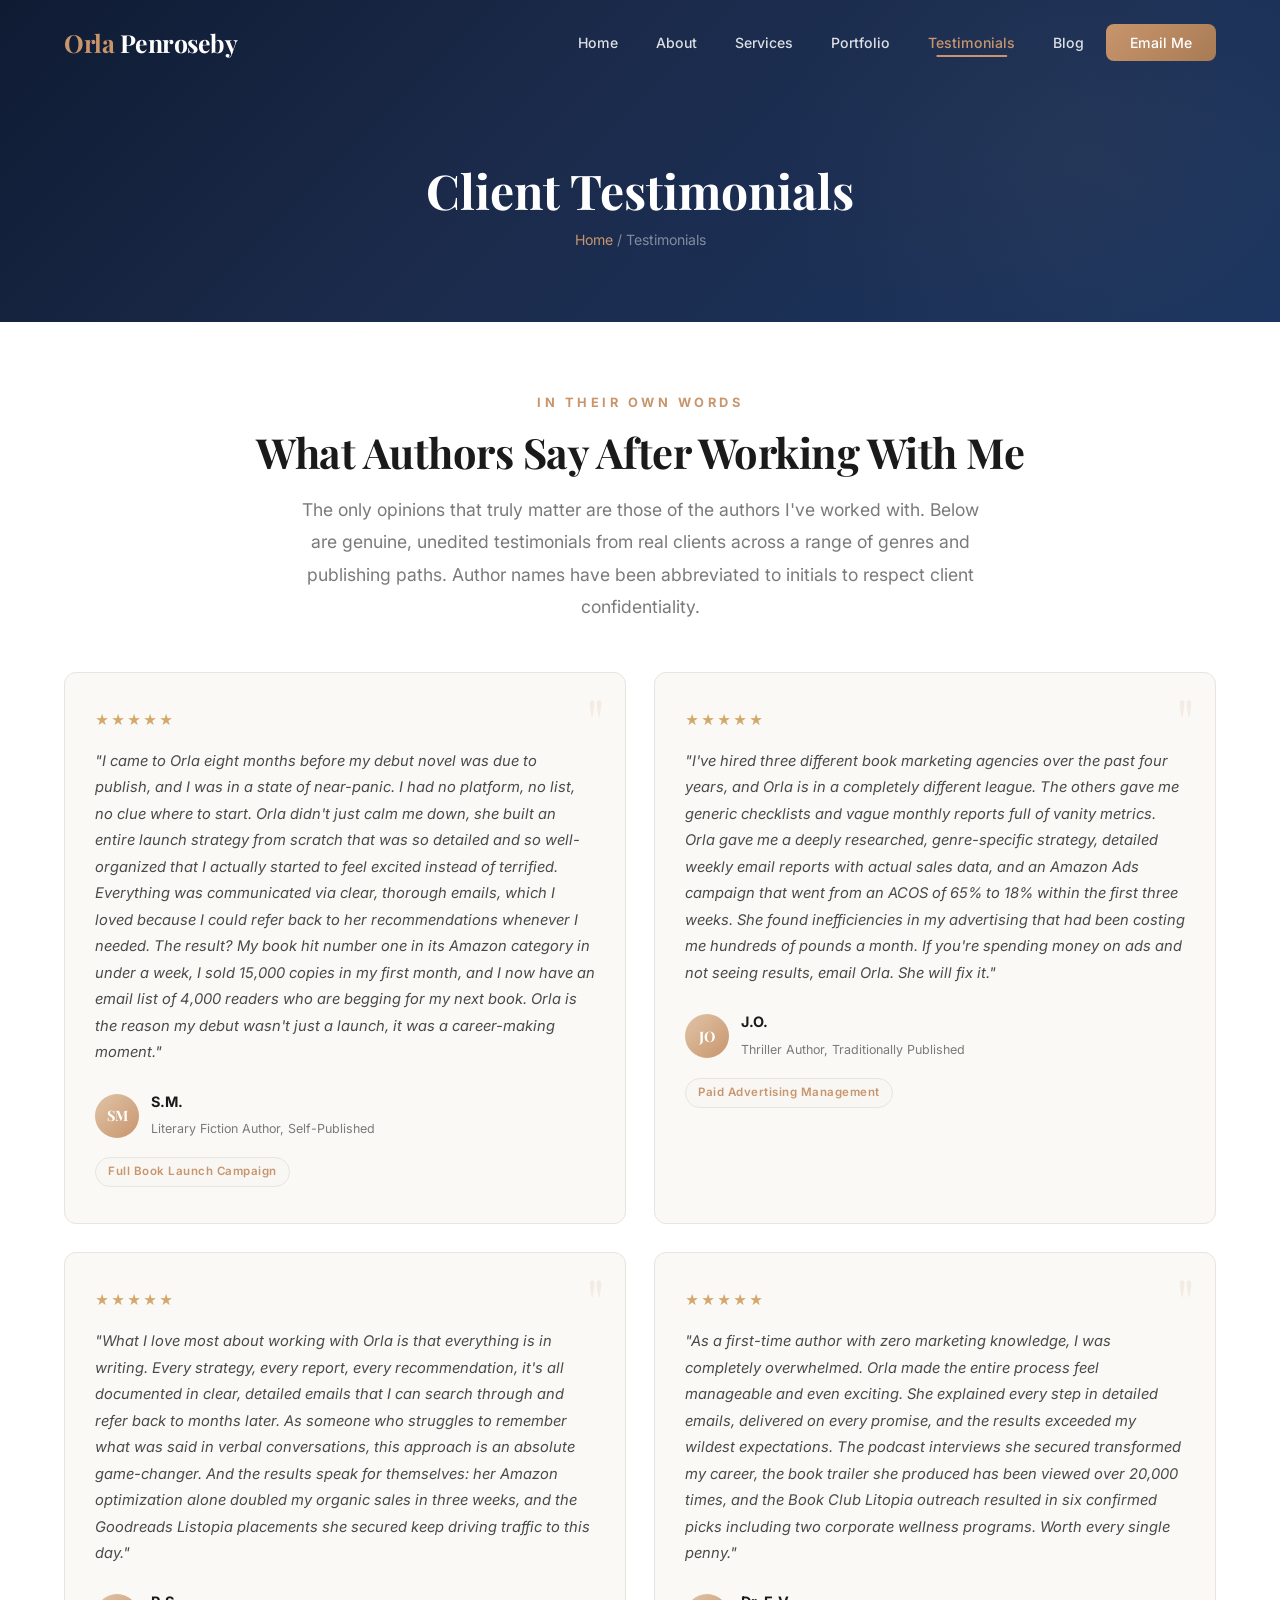
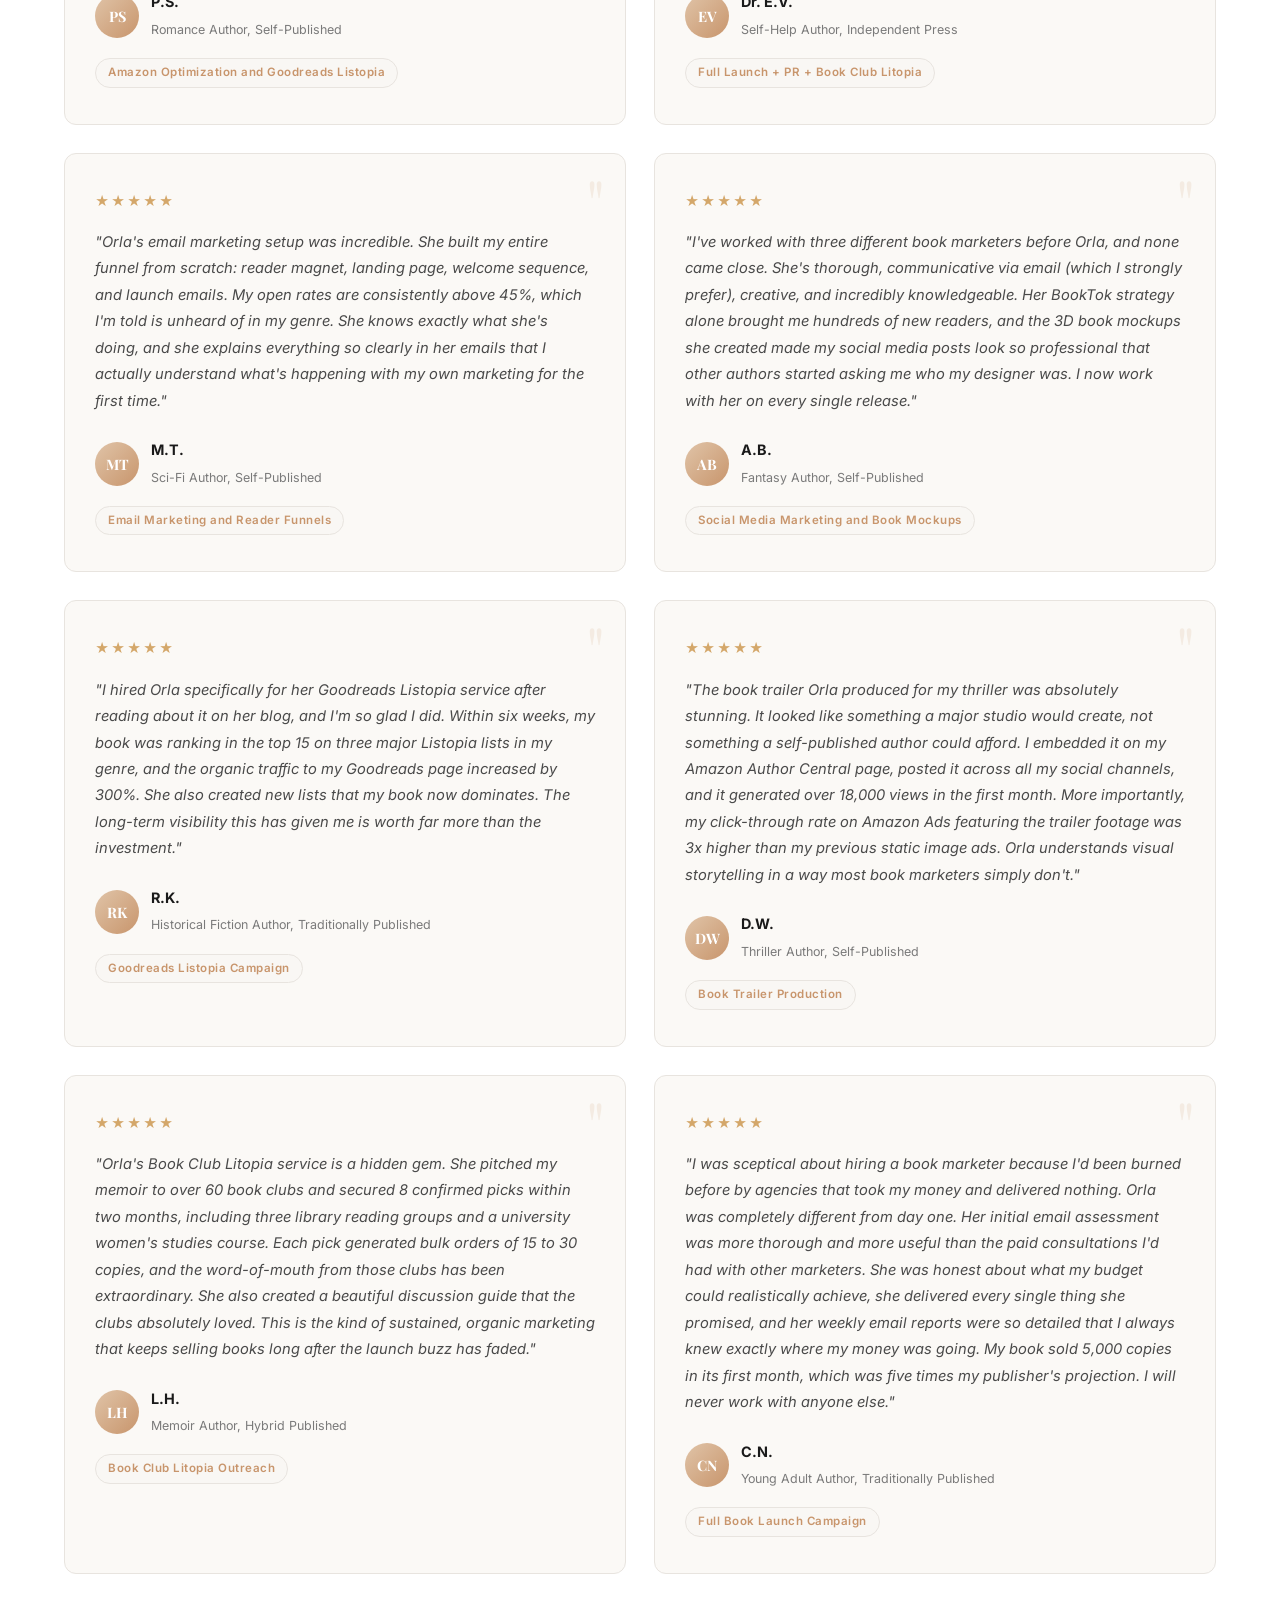
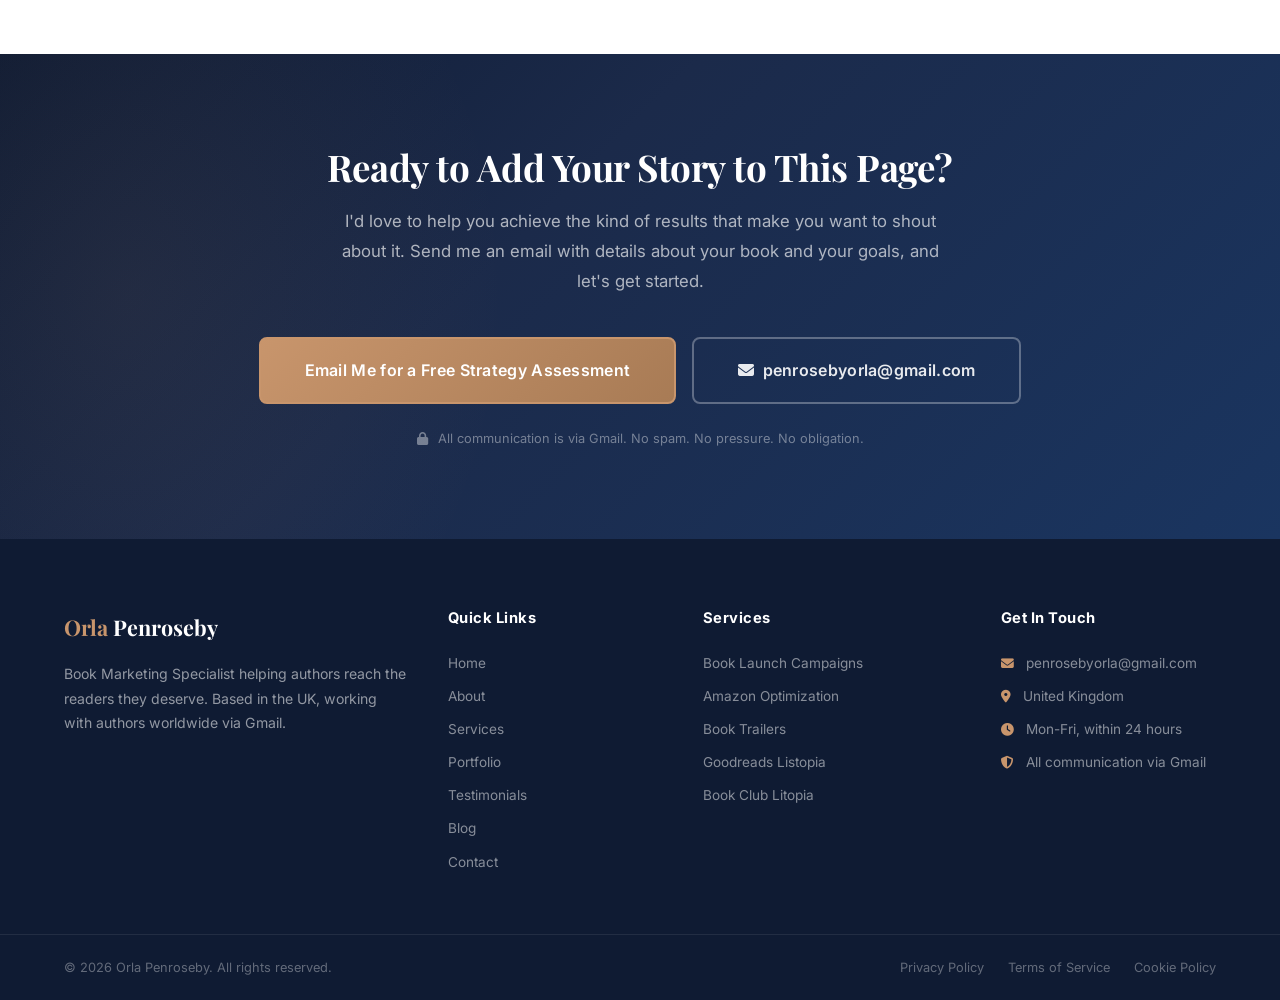
<file: testimonials.html>
<!DOCTYPE html>
<html lang="en">
<head>
    <meta charset="UTF-8">
    <meta name="viewport" content="width=device-width, initial-scale=1.0">
    <meta name="description" content="Read genuine testimonials from authors who have worked with Orla Penroseby, Book Marketing Specialist. Real results, real feedback.">
    <title>Client Testimonials | Orla Penroseby - Book Marketing Specialist</title>
    <link rel="stylesheet" href="style.css">
    <link rel="preconnect" href="https://fonts.googleapis.com">
    <link rel="preconnect" href="https://fonts.gstatic.com" crossorigin>
    <link href="https://fonts.googleapis.com/css2?family=Playfair+Display:ital,wght@0,400;0,600;0,700;1,400;1,700&family=Inter:wght@300;400;500;600;700&display=swap" rel="stylesheet">
    <link rel="stylesheet" href="https://cdnjs.cloudflare.com/ajax/libs/font-awesome/6.5.0/css/all.min.css">
</head>
<body>

    <!-- NAVIGATION -->
    <nav class="navbar" id="navbar">
        <div class="container nav-container">
            <a href="index.html" class="logo"><span class="logo-accent">Orla</span> Penroseby</a>
            <button class="nav-toggle" id="navToggle" aria-label="Toggle navigation"><span class="hamburger"></span></button>
            <ul class="nav-menu" id="navMenu">
                <li><a href="index.html" class="nav-link">Home</a></li>
                <li><a href="about.html" class="nav-link">About</a></li>
                <li><a href="services.html" class="nav-link">Services</a></li>
                <li><a href="portfolio.html" class="nav-link">Portfolio</a></li>
                <li><a href="testimonials.html" class="nav-link active">Testimonials</a></li>
                <li><a href="blog.html" class="nav-link">Blog</a></li>
                <li><a href="contact.html" class="nav-link btn-nav">Email Me</a></li>
            </ul>
        </div>
    </nav>

    <!-- PAGE HEADER -->
    <section class="page-header">
        <div class="container">
            <h1 class="page-title">Client Testimonials</h1>
            <p class="page-breadcrumb"><a href="index.html">Home</a> / Testimonials</p>
        </div>
    </section>

    <!-- TESTIMONIALS -->
    <section class="testimonials-full-section">
        <div class="container">
            <div class="text-center">
                <span class="section-eyebrow reveal">In Their Own Words</span>
                <h2 class="section-title reveal stagger-1">What Authors Say After Working With Me</h2>
                <p class="section-description reveal stagger-2">The only opinions that truly matter are those of the authors I've worked with. Below are genuine, unedited testimonials from real clients across a range of genres and publishing paths. Author names have been abbreviated to initials to respect client confidentiality.</p>
            </div>

            <div class="testimonials-full-grid">

                <!-- TESTIMONIAL 1 -->
                <div class="testimonial-full-card reveal stagger-1">
                    <div class="stars">★★★★★</div>
                    <p class="testimonial-text">"I came to Orla eight months before my debut novel was due to publish, and I was in a state of near-panic. I had no platform, no list, no clue where to start. Orla didn't just calm me down, she built an entire launch strategy from scratch that was so detailed and so well-organized that I actually started to feel excited instead of terrified. Everything was communicated via clear, thorough emails, which I loved because I could refer back to her recommendations whenever I needed. The result? My book hit number one in its Amazon category in under a week, I sold 15,000 copies in my first month, and I now have an email list of 4,000 readers who are begging for my next book. Orla is the reason my debut wasn't just a launch, it was a career-making moment."</p>
                    <div class="testimonial-author">
                        <div class="testimonial-avatar">SM</div>
                        <div class="testimonial-info">
                            <strong>S.M.</strong>
                            <span>Literary Fiction Author, Self-Published</span>
                        </div>
                    </div>
                    <div class="testimonial-service-tag">Full Book Launch Campaign</div>
                </div>

                <!-- TESTIMONIAL 2 -->
                <div class="testimonial-full-card reveal stagger-2">
                    <div class="stars">★★★★★</div>
                    <p class="testimonial-text">"I've hired three different book marketing agencies over the past four years, and Orla is in a completely different league. The others gave me generic checklists and vague monthly reports full of vanity metrics. Orla gave me a deeply researched, genre-specific strategy, detailed weekly email reports with actual sales data, and an Amazon Ads campaign that went from an ACOS of 65% to 18% within the first three weeks. She found inefficiencies in my advertising that had been costing me hundreds of pounds a month. If you're spending money on ads and not seeing results, email Orla. She will fix it."</p>
                    <div class="testimonial-author">
                        <div class="testimonial-avatar">JO</div>
                        <div class="testimonial-info">
                            <strong>J.O.</strong>
                            <span>Thriller Author, Traditionally Published</span>
                        </div>
                    </div>
                    <div class="testimonial-service-tag">Paid Advertising Management</div>
                </div>

                <!-- TESTIMONIAL 3 -->
                <div class="testimonial-full-card reveal stagger-3">
                    <div class="stars">★★★★★</div>
                    <p class="testimonial-text">"What I love most about working with Orla is that everything is in writing. Every strategy, every report, every recommendation, it's all documented in clear, detailed emails that I can search through and refer back to months later. As someone who struggles to remember what was said in verbal conversations, this approach is an absolute game-changer. And the results speak for themselves: her Amazon optimization alone doubled my organic sales in three weeks, and the Goodreads Listopia placements she secured keep driving traffic to this day."</p>
                    <div class="testimonial-author">
                        <div class="testimonial-avatar">PS</div>
                        <div class="testimonial-info">
                            <strong>P.S.</strong>
                            <span>Romance Author, Self-Published</span>
                        </div>
                    </div>
                    <div class="testimonial-service-tag">Amazon Optimization and Goodreads Listopia</div>
                </div>

                <!-- TESTIMONIAL 4 -->
                <div class="testimonial-full-card reveal stagger-4">
                    <div class="stars">★★★★★</div>
                    <p class="testimonial-text">"As a first-time author with zero marketing knowledge, I was completely overwhelmed. Orla made the entire process feel manageable and even exciting. She explained every step in detailed emails, delivered on every promise, and the results exceeded my wildest expectations. The podcast interviews she secured transformed my career, the book trailer she produced has been viewed over 20,000 times, and the Book Club Litopia outreach resulted in six confirmed picks including two corporate wellness programs. Worth every single penny."</p>
                    <div class="testimonial-author">
                        <div class="testimonial-avatar">EV</div>
                        <div class="testimonial-info">
                            <strong>Dr. E.V.</strong>
                            <span>Self-Help Author, Independent Press</span>
                        </div>
                    </div>
                    <div class="testimonial-service-tag">Full Launch + PR + Book Club Litopia</div>
                </div>

                <!-- TESTIMONIAL 5 -->
                <div class="testimonial-full-card reveal stagger-5">
                    <div class="stars">★★★★★</div>
                    <p class="testimonial-text">"Orla's email marketing setup was incredible. She built my entire funnel from scratch: reader magnet, landing page, welcome sequence, and launch emails. My open rates are consistently above 45%, which I'm told is unheard of in my genre. She knows exactly what she's doing, and she explains everything so clearly in her emails that I actually understand what's happening with my own marketing for the first time."</p>
                    <div class="testimonial-author">
                        <div class="testimonial-avatar">MT</div>
                        <div class="testimonial-info">
                            <strong>M.T.</strong>
                            <span>Sci-Fi Author, Self-Published</span>
                        </div>
                    </div>
                    <div class="testimonial-service-tag">Email Marketing and Reader Funnels</div>
                </div>

                <!-- TESTIMONIAL 6 -->
                <div class="testimonial-full-card reveal stagger-6">
                    <div class="stars">★★★★★</div>
                    <p class="testimonial-text">"I've worked with three different book marketers before Orla, and none came close. She's thorough, communicative via email (which I strongly prefer), creative, and incredibly knowledgeable. Her BookTok strategy alone brought me hundreds of new readers, and the 3D book mockups she created made my social media posts look so professional that other authors started asking me who my designer was. I now work with her on every single release."</p>
                    <div class="testimonial-author">
                        <div class="testimonial-avatar">AB</div>
                        <div class="testimonial-info">
                            <strong>A.B.</strong>
                            <span>Fantasy Author, Self-Published</span>
                        </div>
                    </div>
                    <div class="testimonial-service-tag">Social Media Marketing and Book Mockups</div>
                </div>

                <!-- TESTIMONIAL 7 -->
                <div class="testimonial-full-card reveal stagger-7">
                    <div class="stars">★★★★★</div>
                    <p class="testimonial-text">"I hired Orla specifically for her Goodreads Listopia service after reading about it on her blog, and I'm so glad I did. Within six weeks, my book was ranking in the top 15 on three major Listopia lists in my genre, and the organic traffic to my Goodreads page increased by 300%. She also created new lists that my book now dominates. The long-term visibility this has given me is worth far more than the investment."</p>
                    <div class="testimonial-author">
                        <div class="testimonial-avatar">RK</div>
                        <div class="testimonial-info">
                            <strong>R.K.</strong>
                            <span>Historical Fiction Author, Traditionally Published</span>
                        </div>
                    </div>
                    <div class="testimonial-service-tag">Goodreads Listopia Campaign</div>
                </div>

                <!-- TESTIMONIAL 8 -->
                <div class="testimonial-full-card reveal stagger-8">
                    <div class="stars">★★★★★</div>
                    <p class="testimonial-text">"The book trailer Orla produced for my thriller was absolutely stunning. It looked like something a major studio would create, not something a self-published author could afford. I embedded it on my Amazon Author Central page, posted it across all my social channels, and it generated over 18,000 views in the first month. More importantly, my click-through rate on Amazon Ads featuring the trailer footage was 3x higher than my previous static image ads. Orla understands visual storytelling in a way most book marketers simply don't."</p>
                    <div class="testimonial-author">
                        <div class="testimonial-avatar">DW</div>
                        <div class="testimonial-info">
                            <strong>D.W.</strong>
                            <span>Thriller Author, Self-Published</span>
                        </div>
                    </div>
                    <div class="testimonial-service-tag">Book Trailer Production</div>
                </div>

                <!-- TESTIMONIAL 9 -->
                <div class="testimonial-full-card reveal stagger-9">
                    <div class="stars">★★★★★</div>
                    <p class="testimonial-text">"Orla's Book Club Litopia service is a hidden gem. She pitched my memoir to over 60 book clubs and secured 8 confirmed picks within two months, including three library reading groups and a university women's studies course. Each pick generated bulk orders of 15 to 30 copies, and the word-of-mouth from those clubs has been extraordinary. She also created a beautiful discussion guide that the clubs absolutely loved. This is the kind of sustained, organic marketing that keeps selling books long after the launch buzz has faded."</p>
                    <div class="testimonial-author">
                        <div class="testimonial-avatar">LH</div>
                        <div class="testimonial-info">
                            <strong>L.H.</strong>
                            <span>Memoir Author, Hybrid Published</span>
                        </div>
                    </div>
                    <div class="testimonial-service-tag">Book Club Litopia Outreach</div>
                </div>

                <!-- TESTIMONIAL 10 -->
                <div class="testimonial-full-card reveal stagger-10">
                    <div class="stars">★★★★★</div>
                    <p class="testimonial-text">"I was sceptical about hiring a book marketer because I'd been burned before by agencies that took my money and delivered nothing. Orla was completely different from day one. Her initial email assessment was more thorough and more useful than the paid consultations I'd had with other marketers. She was honest about what my budget could realistically achieve, she delivered every single thing she promised, and her weekly email reports were so detailed that I always knew exactly where my money was going. My book sold 5,000 copies in its first month, which was five times my publisher's projection. I will never work with anyone else."</p>
                    <div class="testimonial-author">
                        <div class="testimonial-avatar">CN</div>
                        <div class="testimonial-info">
                            <strong>C.N.</strong>
                            <span>Young Adult Author, Traditionally Published</span>
                        </div>
                    </div>
                    <div class="testimonial-service-tag">Full Book Launch Campaign</div>
                </div>

            </div>
        </div>
    </section>

    <!-- CTA -->
    <section class="cta-section">
        <div class="container text-center cta-inner">
            <h2 class="cta-title reveal">Ready to Add Your Story to This Page?</h2>
            <p class="cta-text reveal stagger-1">I'd love to help you achieve the kind of results that make you want to shout about it. Send me an email with details about your book and your goals, and let's get started.</p>
            <div class="cta-buttons reveal stagger-2">
                <a href="contact.html" class="btn btn-primary btn-large">Email Me for a Free Strategy Assessment</a>
                <a href="mailto:penrosebyorla@gmail.com" class="btn btn-outline-white btn-large"><i class="fas fa-envelope"></i> penrosebyorla@gmail.com</a>
            </div>
            <p class="cta-micro reveal stagger-3"><i class="fas fa-lock"></i> All communication is via Gmail. No spam. No pressure. No obligation.</p>
        </div>
    </section>

    <!-- FOOTER -->
    <footer class="footer">
        <div class="container footer-grid">
            <div class="footer-about">
                <a href="index.html" class="footer-logo"><span class="logo-accent">Orla</span> Penroseby</a>
                <p>Book Marketing Specialist helping authors reach the readers they deserve. Based in the UK, working with authors worldwide via Gmail.</p>
            </div>
            <div class="footer-links-col">
                <h4>Quick Links</h4>
                <ul>
                    <li><a href="index.html">Home</a></li>
                    <li><a href="about.html">About</a></li>
                    <li><a href="services.html">Services</a></li>
                    <li><a href="portfolio.html">Portfolio</a></li>
                    <li><a href="testimonials.html">Testimonials</a></li>
                    <li><a href="blog.html">Blog</a></li>
                    <li><a href="contact.html">Contact</a></li>
                </ul>
            </div>
            <div class="footer-services-col">
                <h4>Services</h4>
                <ul>
                    <li><a href="services.html">Book Launch Campaigns</a></li>
                    <li><a href="services.html">Amazon Optimization</a></li>
                    <li><a href="services.html">Book Trailers</a></li>
                    <li><a href="services.html">Goodreads Listopia</a></li>
                    <li><a href="services.html">Book Club Litopia</a></li>
                </ul>
            </div>
            <div class="footer-contact-col">
                <h4>Get In Touch</h4>
                <ul>
                    <li><i class="fas fa-envelope"></i> penrosebyorla@gmail.com</li>
                    <li><i class="fas fa-map-marker-alt"></i> United Kingdom</li>
                    <li><i class="fas fa-clock"></i> Mon-Fri, within 24 hours</li>
                    <li><i class="fas fa-shield-alt"></i> All communication via Gmail</li>
                </ul>
            </div>
        </div>
        <div class="footer-bottom">
            <div class="container footer-bottom-content">
                <p>&copy; 2026 Orla Penroseby. All rights reserved.</p>
                <div class="footer-bottom-links">
                    <a href="#">Privacy Policy</a>
                    <a href="#">Terms of Service</a>
                    <a href="#">Cookie Policy</a>
                </div>
            </div>
        </div>
    </footer>

    <script src="main.js"></script>
</body>
</html>
</file>
<file: style.css>
/* ============================================
   ORLA PENROSEBY - BOOK MARKETING SPECIALIST
   Complete Professional Stylesheet
   ============================================ */

/* CSS VARIABLES */
:root {
    --primary: #1B2A4A;
    --primary-light: #2C3E6B;
    --primary-dark: #0F1B33;
    --accent: #C8956C;
    --accent-dark: #A87B55;
    --accent-light: #E0C4A8;
    --accent-glow: rgba(200, 149, 108, 0.15);
    --gold: #D4A76A;
    --text-dark: #1A1A1A;
    --text-medium: #4A4A4A;
    --text-light: #7A7A7A;
    --text-white: #FFFFFF;
    --bg-white: #FFFFFF;
    --bg-light: #F9F7F4;
    --bg-cream: #FBF9F6;
    --bg-dark: #0F1B33;
    --bg-dark-light: #1B2A4A;
    --border-light: #E8E4DF;
    --border-medium: #D5CFC7;
    --shadow-xs: 0 1px 3px rgba(0,0,0,0.04);
    --shadow-sm: 0 2px 10px rgba(0,0,0,0.06);
    --shadow-md: 0 4px 24px rgba(0,0,0,0.08);
    --shadow-lg: 0 8px 40px rgba(0,0,0,0.12);
    --shadow-xl: 0 16px 56px rgba(0,0,0,0.16);
    --shadow-hover: 0 12px 48px rgba(0,0,0,0.15);
    --shadow-glow: 0 0 30px rgba(200,149,108,0.2);
    --radius-xs: 4px;
    --radius-sm: 8px;
    --radius-md: 12px;
    --radius-lg: 20px;
    --radius-xl: 30px;
    --radius-full: 50%;
    --transition-fast: all 0.2s ease;
    --transition: all 0.35s cubic-bezier(0.4, 0, 0.2, 1);
    --transition-slow: all 0.5s cubic-bezier(0.4, 0, 0.2, 1);
    --font-heading: 'Playfair Display', Georgia, 'Times New Roman', serif;
    --font-body: 'Inter', -apple-system, BlinkMacSystemFont, 'Segoe UI', sans-serif;
    --max-width: 1200px;
    --header-height: 80px;
}

/* RESET */
*,
*::before,
*::after {
    margin: 0;
    padding: 0;
    box-sizing: border-box;
}

html {
    scroll-behavior: smooth;
    font-size: 16px;
    -webkit-font-smoothing: antialiased;
    -moz-osx-font-smoothing: grayscale;
}

body {
    font-family: var(--font-body);
    color: var(--text-dark);
    background-color: var(--bg-white);
    line-height: 1.7;
    overflow-x: hidden;
}

a {
    color: var(--accent);
    text-decoration: none;
    transition: var(--transition);
}

a:hover {
    color: var(--accent-dark);
}

img {
    max-width: 100%;
    height: auto;
    display: block;
}

ul, ol {
    list-style: none;
}

.container {
    max-width: var(--max-width);
    margin: 0 auto;
    padding: 0 24px;
}

.text-center { text-align: center; }
.mt-2 { margin-top: 1.5rem; }
.mt-3 { margin-top: 2rem; }
.mt-4 { margin-top: 3rem; }
.mb-2 { margin-bottom: 1.5rem; }
.mb-3 { margin-bottom: 2rem; }

/* TYPOGRAPHY */
h1, h2, h3, h4, h5, h6 {
    font-family: var(--font-heading);
    color: var(--text-dark);
    line-height: 1.25;
    margin-bottom: 0.5em;
    font-weight: 700;
}

.section-eyebrow {
    font-family: var(--font-body);
    font-size: 0.8rem;
    font-weight: 700;
    text-transform: uppercase;
    letter-spacing: 3.5px;
    color: var(--accent);
    margin-bottom: 0.75rem;
    display: block;
}

.section-title {
    font-size: 2.6rem;
    color: var(--text-dark);
    margin-bottom: 1rem;
    letter-spacing: -0.5px;
}

.section-title.white {
    color: var(--text-white);
}

.section-description {
    font-size: 1.1rem;
    color: var(--text-light);
    max-width: 700px;
    margin: 0 auto 3rem;
    line-height: 1.85;
}

.highlight-text {
    color: var(--accent);
    font-style: italic;
}

/* BUTTONS */
.btn {
    display: inline-flex;
    align-items: center;
    justify-content: center;
    gap: 8px;
    padding: 15px 34px;
    font-family: var(--font-body);
    font-size: 0.92rem;
    font-weight: 600;
    border-radius: var(--radius-sm);
    cursor: pointer;
    transition: var(--transition);
    border: 2px solid transparent;
    text-align: center;
    letter-spacing: 0.3px;
    position: relative;
    overflow: hidden;
}

.btn::after {
    content: '';
    position: absolute;
    top: 0;
    left: -100%;
    width: 100%;
    height: 100%;
    background: linear-gradient(90deg, transparent, rgba(255,255,255,0.1), transparent);
    transition: var(--transition-slow);
}

.btn:hover::after {
    left: 100%;
}

.btn-primary {
    background: linear-gradient(135deg, var(--accent), var(--accent-dark));
    color: var(--text-white);
    border-color: var(--accent);
}

.btn-primary:hover {
    background: linear-gradient(135deg, var(--accent-dark), #8B6844);
    border-color: var(--accent-dark);
    color: var(--text-white);
    transform: translateY(-3px);
    box-shadow: var(--shadow-md), var(--shadow-glow);
}

.btn-secondary {
    background-color: transparent;
    color: var(--accent);
    border-color: var(--accent);
}

.btn-secondary:hover {
    background-color: var(--accent);
    color: var(--text-white);
    transform: translateY(-3px);
    box-shadow: var(--shadow-md);
}

.btn-white {
    background-color: var(--text-white);
    color: var(--primary);
    border-color: var(--text-white);
}

.btn-white:hover {
    background-color: var(--accent);
    color: var(--text-white);
    border-color: var(--accent);
    transform: translateY(-3px);
}

.btn-outline-white {
    background-color: transparent;
    color: rgba(255,255,255,0.9);
    border-color: rgba(255,255,255,0.3);
}

.btn-outline-white:hover {
    background-color: rgba(255,255,255,0.1);
    border-color: rgba(255,255,255,0.6);
    color: var(--text-white);
    transform: translateY(-3px);
}

.btn-large {
    padding: 18px 44px;
    font-size: 1rem;
}

.btn-block {
    display: flex;
    width: 100%;
}

.btn-nav {
    background: linear-gradient(135deg, var(--accent), var(--accent-dark)) !important;
    color: var(--text-white) !important;
    padding: 10px 24px !important;
    border-radius: var(--radius-sm) !important;
    font-size: 0.88rem !important;
    border: none !important;
}

.btn-nav:hover {
    background: linear-gradient(135deg, var(--accent-dark), #8B6844) !important;
    transform: translateY(-2px);
    box-shadow: var(--shadow-sm), var(--shadow-glow);
}

/* NAVBAR */
.navbar {
    position: fixed;
    top: 0;
    left: 0;
    width: 100%;
    z-index: 1000;
    padding: 22px 0;
    transition: var(--transition);
    background-color: transparent;
}

.navbar.scrolled {
    background-color: rgba(255,255,255,0.97);
    backdrop-filter: blur(20px);
    -webkit-backdrop-filter: blur(20px);
    box-shadow: var(--shadow-sm);
    padding: 14px 0;
}

.nav-container {
    display: flex;
    justify-content: space-between;
    align-items: center;
}

.logo {
    font-family: var(--font-heading);
    font-size: 1.55rem;
    font-weight: 700;
    color: var(--text-white);
    transition: var(--transition);
    letter-spacing: -0.5px;
}

.navbar.scrolled .logo {
    color: var(--text-dark);
}

.logo-accent {
    color: var(--accent);
}

.nav-menu {
    display: flex;
    align-items: center;
    gap: 6px;
}

.nav-link {
    font-size: 0.88rem;
    font-weight: 500;
    color: rgba(255,255,255,0.85);
    padding: 8px 16px;
    border-radius: var(--radius-sm);
    transition: var(--transition);
    position: relative;
}

.navbar.scrolled .nav-link {
    color: var(--text-medium);
}

.nav-link::after {
    content: '';
    position: absolute;
    bottom: 2px;
    left: 50%;
    transform: translateX(-50%);
    width: 0;
    height: 2px;
    background-color: var(--accent);
    transition: var(--transition);
    border-radius: 2px;
}

.nav-link:hover::after,
.nav-link.active::after {
    width: 60%;
}

.nav-link:hover,
.nav-link.active {
    color: var(--accent);
}

.navbar.scrolled .nav-link:hover,
.navbar.scrolled .nav-link.active {
    color: var(--accent);
}

/* HAMBURGER */
.nav-toggle {
    display: none;
    background: none;
    border: none;
    cursor: pointer;
    padding: 8px;
    z-index: 1001;
}

.hamburger {
    display: block;
    width: 26px;
    height: 2px;
    background-color: var(--text-white);
    position: relative;
    transition: var(--transition);
}

.navbar.scrolled .hamburger,
.navbar.scrolled .hamburger::before,
.navbar.scrolled .hamburger::after {
    background-color: var(--text-dark);
}

.hamburger::before,
.hamburger::after {
    content: '';
    position: absolute;
    width: 26px;
    height: 2px;
    background-color: var(--text-white);
    transition: var(--transition);
}

.hamburger::before { top: -7px; }
.hamburger::after { top: 7px; }

.nav-toggle.active .hamburger {
    background-color: transparent;
}

.nav-toggle.active .hamburger::before {
    top: 0;
    transform: rotate(45deg);
    background-color: var(--text-dark);
}

.nav-toggle.active .hamburger::after {
    top: 0;
    transform: rotate(-45deg);
    background-color: var(--text-dark);
}

/* HERO */
.hero {
    position: relative;
    min-height: 100vh;
    display: flex;
    align-items: center;
    justify-content: center;
    background: linear-gradient(135deg, var(--bg-dark) 0%, var(--primary) 40%, #1A3560 100%);
    overflow: hidden;
}

.hero::before {
    content: '';
    position: absolute;
    top: -50%;
    right: -20%;
    width: 80%;
    height: 200%;
    background: radial-gradient(ellipse, var(--accent-glow) 0%, transparent 70%);
    animation: heroGlow 8s ease-in-out infinite alternate;
}

@keyframes heroGlow {
    0% { opacity: 0.4; transform: translateY(0); }
    100% { opacity: 0.8; transform: translateY(-30px); }
}

.hero::after {
    content: '';
    position: absolute;
    bottom: 0;
    left: 0;
    width: 100%;
    height: 120px;
    background: linear-gradient(transparent, var(--bg-white));
    z-index: 1;
}

.hero-content {
    position: relative;
    z-index: 2;
    text-align: center;
    padding: 140px 0 120px;
    max-width: 850px;
    margin: 0 auto;
}

.hero-eyebrow {
    font-size: 0.78rem;
    font-weight: 600;
    text-transform: uppercase;
    letter-spacing: 4px;
    color: var(--accent);
    margin-bottom: 2rem;
    opacity: 0;
    animation: fadeInUp 0.8s ease forwards 0.2s;
}

.hero-title {
    font-family: var(--font-heading);
    font-size: 3.6rem;
    font-weight: 700;
    color: var(--text-white);
    margin-bottom: 1.5rem;
    line-height: 1.15;
    letter-spacing: -1px;
    opacity: 0;
    animation: fadeInUp 0.8s ease forwards 0.4s;
}

.hero-description {
    font-size: 1.12rem;
    color: rgba(255,255,255,0.7);
    max-width: 680px;
    margin: 0 auto 2.5rem;
    line-height: 1.85;
    opacity: 0;
    animation: fadeInUp 0.8s ease forwards 0.6s;
}

.hero-buttons {
    display: flex;
    gap: 16px;
    justify-content: center;
    flex-wrap: wrap;
    margin-bottom: 4rem;
    opacity: 0;
    animation: fadeInUp 0.8s ease forwards 0.8s;
}

.hero-stats {
    display: flex;
    justify-content: center;
    gap: 50px;
    flex-wrap: wrap;
    opacity: 0;
    animation: fadeInUp 0.8s ease forwards 1s;
}

.stat {
    text-align: center;
}

.stat-number {
    display: block;
    font-family: var(--font-heading);
    font-size: 2.4rem;
    font-weight: 700;
    color: var(--accent);
    line-height: 1;
}

.stat-label {
    display: block;
    font-size: 0.8rem;
    color: rgba(255,255,255,0.5);
    margin-top: 6px;
    font-weight: 500;
}

.scroll-indicator {
    position: absolute;
    bottom: 140px;
    left: 50%;
    transform: translateX(-50%);
    z-index: 2;
    opacity: 0;
    animation: fadeInUp 0.8s ease forwards 1.2s;
}

.scroll-indicator a {
    color: rgba(255,255,255,0.3);
    font-size: 1.3rem;
    animation: floatBounce 2.5s ease-in-out infinite;
}

@keyframes floatBounce {
    0%, 100% { transform: translateY(0); }
    50% { transform: translateY(-12px); }
}

/* ANIMATIONS */
@keyframes fadeInUp {
    from { opacity: 0; transform: translateY(30px); }
    to { opacity: 1; transform: translateY(0); }
}

@keyframes fadeInLeft {
    from { opacity: 0; transform: translateX(-30px); }
    to { opacity: 1; transform: translateX(0); }
}

@keyframes fadeInRight {
    from { opacity: 0; transform: translateX(30px); }
    to { opacity: 1; transform: translateX(0); }
}

@keyframes scaleIn {
    from { opacity: 0; transform: scale(0.9); }
    to { opacity: 1; transform: scale(1); }
}

.reveal {
    opacity: 0;
    transform: translateY(40px);
    transition: opacity 0.7s cubic-bezier(0.4, 0, 0.2, 1), transform 0.7s cubic-bezier(0.4, 0, 0.2, 1);
}

.reveal.active {
    opacity: 1;
    transform: translateY(0);
}

.reveal-left {
    opacity: 0;
    transform: translateX(-40px);
    transition: opacity 0.7s cubic-bezier(0.4, 0, 0.2, 1), transform 0.7s cubic-bezier(0.4, 0, 0.2, 1);
}

.reveal-left.active {
    opacity: 1;
    transform: translateX(0);
}

.reveal-right {
    opacity: 0;
    transform: translateX(40px);
    transition: opacity 0.7s cubic-bezier(0.4, 0, 0.2, 1), transform 0.7s cubic-bezier(0.4, 0, 0.2, 1);
}

.reveal-right.active {
    opacity: 1;
    transform: translateX(0);
}

.reveal-scale {
    opacity: 0;
    transform: scale(0.92);
    transition: opacity 0.7s cubic-bezier(0.4, 0, 0.2, 1), transform 0.7s cubic-bezier(0.4, 0, 0.2, 1);
}

.reveal-scale.active {
    opacity: 1;
    transform: scale(1);
}

.stagger-1 { transition-delay: 0.1s; }
.stagger-2 { transition-delay: 0.2s; }
.stagger-3 { transition-delay: 0.3s; }
.stagger-4 { transition-delay: 0.4s; }
.stagger-5 { transition-delay: 0.5s; }
.stagger-6 { transition-delay: 0.6s; }
.stagger-7 { transition-delay: 0.7s; }
.stagger-8 { transition-delay: 0.8s; }
.stagger-9 { transition-delay: 0.9s; }
.stagger-10 { transition-delay: 1.0s; }

/* TRUSTED BY */
.trusted-section {
    padding: 50px 0;
    background-color: var(--bg-light);
    border-bottom: 1px solid var(--border-light);
}

.trusted-label {
    text-align: center;
    font-size: 0.75rem;
    text-transform: uppercase;
    letter-spacing: 3.5px;
    color: var(--text-light);
    margin-bottom: 1.5rem;
    font-weight: 600;
}

.trusted-logos {
    display: flex;
    justify-content: center;
    align-items: center;
    gap: 50px;
    flex-wrap: wrap;
}

.trusted-item {
    font-family: var(--font-heading);
    font-size: 1rem;
    color: var(--text-light);
    opacity: 0.4;
    transition: var(--transition);
    font-weight: 600;
    letter-spacing: 0.5px;
}

.trusted-item:hover {
    opacity: 0.8;
    color: var(--accent);
}

/* PAIN POINT */
.pain-section {
    padding: 100px 0;
    background-color: var(--bg-white);
}

.pain-content {
    max-width: 780px;
    margin: 0 auto;
}

.pain-content p {
    font-size: 1.08rem;
    color: var(--text-medium);
    margin-bottom: 1.2rem;
    line-height: 1.85;
}

.pain-content p strong {
    color: var(--text-dark);
}

.pain-closing {
    font-size: 1.15rem;
    font-weight: 600;
    color: var(--text-dark);
    margin-top: 2rem;
    padding-top: 2rem;
    border-top: 2px solid var(--accent);
    line-height: 1.8;
}

/* ABOUT PREVIEW */
.about-preview-section {
    padding: 100px 0;
    background-color: var(--bg-light);
}

.about-preview-grid {
    display: grid;
    grid-template-columns: 1fr 1.3fr;
    gap: 70px;
    align-items: center;
}

.about-image-wrapper {
    position: relative;
}

.about-image-wrapper img {
    width: 100%;
    border-radius: var(--radius-lg);
    box-shadow: var(--shadow-lg);
    transition: var(--transition-slow);
}

.about-image-wrapper::before {
    content: '';
    position: absolute;
    top: -15px;
    left: -15px;
    width: 100%;
    height: 100%;
    border: 3px solid var(--accent);
    border-radius: var(--radius-lg);
    z-index: -1;
    transition: var(--transition);
}

.about-image-wrapper:hover::before {
    top: -10px;
    left: -10px;
}

.about-image-wrapper:hover img {
    transform: translateY(-4px);
    box-shadow: var(--shadow-xl);
}

.about-preview-text p {
    font-size: 1.02rem;
    color: var(--text-medium);
    margin-bottom: 1rem;
    line-height: 1.85;
}

.about-highlights {
    margin: 2rem 0;
}

.highlight-item {
    display: flex;
    align-items: flex-start;
    gap: 14px;
    margin-bottom: 14px;
    font-size: 0.95rem;
    color: var(--text-medium);
    line-height: 1.7;
}

.highlight-item i {
    color: var(--accent);
    font-size: 1rem;
    margin-top: 4px;
    flex-shrink: 0;
}

.highlight-item strong {
    color: var(--text-dark);
}

/* SERVICES PREVIEW */
.services-section {
    padding: 100px 0;
    background-color: var(--bg-white);
}

.services-section.alt-bg {
    background-color: var(--bg-light);
}

.services-grid {
    display: grid;
    grid-template-columns: repeat(3, 1fr);
    gap: 28px;
    margin-top: 3rem;
}

.service-card {
    background-color: var(--bg-white);
    padding: 38px 30px;
    border-radius: var(--radius-md);
    box-shadow: var(--shadow-xs);
    transition: var(--transition);
    border: 1px solid var(--border-light);
    position: relative;
    overflow: hidden;
}

.service-card::before {
    content: '';
    position: absolute;
    top: 0;
    left: 0;
    width: 100%;
    height: 3px;
    background: linear-gradient(90deg, var(--accent), var(--gold));
    transform: scaleX(0);
    transform-origin: left;
    transition: var(--transition);
}

.service-card:hover::before {
    transform: scaleX(1);
}

.service-card:hover {
    transform: translateY(-8px);
    box-shadow: var(--shadow-hover);
    border-color: var(--accent-light);
}

.service-icon {
    width: 56px;
    height: 56px;
    background: linear-gradient(135deg, var(--accent), var(--accent-dark));
    border-radius: var(--radius-sm);
    display: flex;
    align-items: center;
    justify-content: center;
    margin-bottom: 1.5rem;
    font-size: 1.4rem;
    box-shadow: 0 4px 12px rgba(200,149,108,0.25);
}

.service-card h3 {
    font-size: 1.2rem;
    margin-bottom: 0.75rem;
    letter-spacing: -0.3px;
}

.service-card p {
    font-size: 0.9rem;
    color: var(--text-light);
    margin-bottom: 1.3rem;
    line-height: 1.75;
}

.service-link {
    font-size: 0.85rem;
    font-weight: 600;
    color: var(--accent);
    display: inline-flex;
    align-items: center;
    gap: 6px;
    transition: var(--transition);
}

.service-link:hover {
    gap: 12px;
    color: var(--accent-dark);
}

/* HOW IT WORKS */
.process-section {
    padding: 100px 0;
    background-color: var(--bg-light);
}

.process-grid {
    display: grid;
    grid-template-columns: repeat(4, 1fr);
    gap: 30px;
    margin-top: 3rem;
}

.process-step {
    text-align: center;
    padding: 30px 20px;
    position: relative;
}

.process-step::after {
    content: '→';
    position: absolute;
    right: -18px;
    top: 50px;
    font-size: 1.4rem;
    color: var(--accent-light);
    font-weight: 700;
}

.process-step:last-child::after {
    display: none;
}

.step-number {
    font-family: var(--font-heading);
    font-size: 3.5rem;
    font-weight: 700;
    color: var(--accent-light);
    opacity: 0.4;
    margin-bottom: 1rem;
    line-height: 1;
}

.process-step h3 {
    font-size: 1.1rem;
    margin-bottom: 0.75rem;
}

.process-step p {
    font-size: 0.88rem;
    color: var(--text-light);
    line-height: 1.75;
}

/* CASE STUDY FEATURE */
.case-feature-section {
    padding: 100px 0;
    background-color: var(--bg-white);
}

.case-feature-grid {
    display: grid;
    grid-template-columns: 1.2fr 1fr;
    gap: 60px;
    align-items: center;
}

.case-stats-row {
    display: flex;
    gap: 28px;
    margin: 2rem 0;
    flex-wrap: wrap;
}

.case-stat {
    text-align: center;
    padding: 16px 20px;
    background-color: var(--bg-cream);
    border-radius: var(--radius-sm);
    border: 1px solid var(--border-light);
    flex: 1;
    min-width: 100px;
}

.case-stat-number {
    display: block;
    font-family: var(--font-heading);
    font-size: 1.6rem;
    font-weight: 700;
    color: var(--accent);
    line-height: 1.2;
}

.case-stat-label {
    font-size: 0.72rem;
    color: var(--text-light);
    margin-top: 4px;
    text-transform: uppercase;
    letter-spacing: 1px;
    font-weight: 600;
}

.case-feature-text p {
    font-size: 0.98rem;
    color: var(--text-medium);
    line-height: 1.85;
    margin-bottom: 1rem;
}

.case-feature-image img {
    width: 100%;
    border-radius: var(--radius-lg);
    box-shadow: var(--shadow-lg);
}

/* TESTIMONIALS */
.testimonials-section {
    padding: 100px 0;
    background-color: var(--bg-light);
}

.testimonials-grid {
    display: grid;
    grid-template-columns: repeat(3, 1fr);
    gap: 28px;
    margin-top: 3rem;
}

.testimonial-card {
    background-color: var(--bg-white);
    padding: 34px 28px;
    border-radius: var(--radius-md);
    border: 1px solid var(--border-light);
    transition: var(--transition);
    position: relative;
}

.testimonial-card::before {
    content: '"';
    position: absolute;
    top: 20px;
    right: 24px;
    font-family: var(--font-heading);
    font-size: 4rem;
    color: var(--accent-light);
    opacity: 0.3;
    line-height: 1;
}

.testimonial-card:hover {
    box-shadow: var(--shadow-md);
    transform: translateY(-4px);
}

.stars {
    color: var(--gold);
    margin-bottom: 1rem;
    font-size: 0.85rem;
    letter-spacing: 2px;
}

.testimonial-text {
    font-size: 0.92rem;
    color: var(--text-medium);
    line-height: 1.8;
    margin-bottom: 1.5rem;
    font-style: italic;
}

.testimonial-author {
    display: flex;
    align-items: center;
    gap: 12px;
}

.testimonial-avatar {
    width: 44px;
    height: 44px;
    border-radius: var(--radius-full);
    background: linear-gradient(135deg, var(--accent-light), var(--accent));
    display: flex;
    align-items: center;
    justify-content: center;
    font-family: var(--font-heading);
    font-weight: 700;
    color: var(--text-white);
    font-size: 0.9rem;
}

.testimonial-info strong {
    display: block;
    font-size: 0.9rem;
    color: var(--text-dark);
}

.testimonial-info span {
    font-size: 0.78rem;
    color: var(--text-light);
}

.testimonial-service-tag {
    margin-top: 1rem;
    display: inline-block;
    background-color: var(--bg-light);
    color: var(--accent);
    padding: 4px 12px;
    border-radius: 50px;
    font-size: 0.72rem;
    font-weight: 600;
    border: 1px solid var(--border-light);
    letter-spacing: 0.5px;
}

/* CTA SECTION */
.cta-section {
    padding: 90px 0;
    background: linear-gradient(135deg, var(--bg-dark) 0%, var(--primary) 40%, #1A3560 100%);
    position: relative;
    overflow: hidden;
}

.cta-section::before {
    content: '';
    position: absolute;
    top: -50%;
    left: -20%;
    width: 60%;
    height: 200%;
    background: radial-gradient(ellipse, var(--accent-glow) 0%, transparent 70%);
    opacity: 0.5;
}

.cta-inner {
    position: relative;
    z-index: 2;
}

.cta-title {
    font-size: 2.3rem;
    color: var(--text-white);
    margin-bottom: 1rem;
    letter-spacing: -0.5px;
}

.cta-text {
    font-size: 1.05rem;
    color: rgba(255,255,255,0.65);
    max-width: 620px;
    margin: 0 auto 2.5rem;
    line-height: 1.8;
}

.cta-buttons {
    display: flex;
    justify-content: center;
    gap: 16px;
    flex-wrap: wrap;
}

.cta-micro {
    font-size: 0.8rem;
    color: rgba(255,255,255,0.4);
    margin-top: 1.5rem;
}

.cta-micro i {
    margin-right: 6px;
}

/* FOOTER */
.footer {
    background-color: var(--bg-dark);
    padding: 70px 0 0;
}

.footer-grid {
    display: grid;
    grid-template-columns: 1.6fr 1fr 1.2fr 1fr;
    gap: 40px;
}

.footer-logo {
    font-family: var(--font-heading);
    font-size: 1.35rem;
    font-weight: 700;
    color: var(--text-white);
    display: inline-block;
    margin-bottom: 1rem;
}

.footer-about p {
    font-size: 0.88rem;
    color: rgba(255,255,255,0.55);
    line-height: 1.75;
    margin-bottom: 1.5rem;
}

.social-links {
    display: flex;
    gap: 10px;
}

.social-links a {
    width: 38px;
    height: 38px;
    border-radius: var(--radius-full);
    border: 1px solid rgba(255,255,255,0.15);
    display: flex;
    align-items: center;
    justify-content: center;
    color: rgba(255,255,255,0.5);
    transition: var(--transition);
    font-size: 0.88rem;
}

.social-links a:hover {
    background-color: var(--accent);
    border-color: var(--accent);
    color: var(--text-white);
    transform: translateY(-3px);
}

.footer h4 {
    font-family: var(--font-body);
    font-size: 0.92rem;
    font-weight: 700;
    color: var(--text-white);
    margin-bottom: 1.5rem;
    letter-spacing: 0.5px;
}

.footer ul li {
    margin-bottom: 10px;
}

.footer ul li a,
.footer ul li {
    font-size: 0.85rem;
    color: rgba(255,255,255,0.5);
    transition: var(--transition);
}

.footer ul li a:hover {
    color: var(--accent);
    padding-left: 4px;
}

.footer ul li i {
    margin-right: 8px;
    color: var(--accent);
    font-size: 0.8rem;
}

.footer-bottom {
    border-top: 1px solid rgba(255,255,255,0.08);
    margin-top: 50px;
    padding: 22px 0;
}

.footer-bottom-content {
    display: flex;
    justify-content: space-between;
    align-items: center;
}

.footer-bottom p {
    font-size: 0.8rem;
    color: rgba(255,255,255,0.35);
}

.footer-bottom-links {
    display: flex;
    gap: 24px;
}

.footer-bottom-links a {
    font-size: 0.8rem;
    color: rgba(255,255,255,0.35);
}

.footer-bottom-links a:hover {
    color: var(--accent);
}

/* PAGE HEADER */
.page-header {
    background: linear-gradient(135deg, var(--bg-dark) 0%, var(--primary) 40%, #1A3560 100%);
    padding: 160px 0 70px;
    text-align: center;
    position: relative;
    overflow: hidden;
}

.page-header::before {
    content: '';
    position: absolute;
    top: -30%;
    right: -10%;
    width: 50%;
    height: 160%;
    background: radial-gradient(ellipse, var(--accent-glow) 0%, transparent 70%);
    opacity: 0.4;
}

.page-title {
    font-size: 3rem;
    color: var(--text-white);
    margin-bottom: 0.5rem;
    position: relative;
    z-index: 2;
    animation: fadeInUp 0.6s ease forwards;
}

.page-breadcrumb {
    font-size: 0.88rem;
    color: rgba(255,255,255,0.45);
    position: relative;
    z-index: 2;
    animation: fadeInUp 0.6s ease forwards 0.2s;
    opacity: 0;
}

.page-breadcrumb a {
    color: var(--accent);
}

/* ABOUT PAGE */
.about-main-section {
    padding: 90px 0;
}

.about-main-grid {
    display: grid;
    grid-template-columns: 0.9fr 1.4fr;
    gap: 60px;
    align-items: start;
}

.about-sidebar-image {
    position: sticky;
    top: 120px;
}

.about-sidebar-image img {
    width: 100%;
    border-radius: var(--radius-lg);
    box-shadow: var(--shadow-lg);
    margin-bottom: 24px;
}

.about-quick-facts {
    display: grid;
    gap: 14px;
}

.quick-fact {
    background-color: var(--bg-cream);
    padding: 16px 20px;
    border-radius: var(--radius-sm);
    display: flex;
    align-items: center;
    gap: 14px;
    border: 1px solid var(--border-light);
    transition: var(--transition);
}

.quick-fact:hover {
    border-color: var(--accent-light);
    box-shadow: var(--shadow-sm);
}

.quick-fact i {
    color: var(--accent);
    font-size: 1.3rem;
    width: 24px;
    text-align: center;
}

.quick-fact-text strong {
    display: block;
    font-size: 1.15rem;
    color: var(--text-dark);
}

.quick-fact-text span {
    font-size: 0.78rem;
    color: var(--text-light);
}

.about-narrative h2 {
    font-size: 1.8rem;
    margin-top: 0;
    margin-bottom: 1.2rem;
}

.about-narrative h3 {
    font-size: 1.3rem;
    margin-top: 2.5rem;
    margin-bottom: 1rem;
    color: var(--text-dark);
}

.about-narrative p {
    font-size: 1rem;
    color: var(--text-medium);
    margin-bottom: 1rem;
    line-height: 1.85;
}

.differentiator-card {
    background-color: var(--bg-cream);
    border: 1px solid var(--border-light);
    border-radius: var(--radius-md);
    padding: 28px;
    margin-bottom: 18px;
    transition: var(--transition);
}

.differentiator-card:hover {
    border-color: var(--accent-light);
    box-shadow: var(--shadow-sm);
}

.differentiator-card h4 {
    font-family: var(--font-body);
    font-size: 1.02rem;
    font-weight: 700;
    color: var(--text-dark);
    margin-bottom: 0.5rem;
}

.differentiator-card p {
    font-size: 0.92rem;
    color: var(--text-medium);
    line-height: 1.8;
    margin-bottom: 0;
}

.expertise-tags {
    display: flex;
    flex-wrap: wrap;
    gap: 8px;
    margin: 1.5rem 0 2.5rem;
}

.tag {
    background-color: var(--bg-cream);
    color: var(--text-medium);
    padding: 7px 15px;
    border-radius: 50px;
    font-size: 0.8rem;
    border: 1px solid var(--border-light);
    transition: var(--transition);
    font-weight: 500;
}

.tag:hover {
    background-color: var(--accent);
    color: var(--text-white);
    border-color: var(--accent);
    transform: translateY(-2px);
}

/* VALUES */
.values-section {
    padding: 90px 0;
    background-color: var(--bg-light);
}

.values-grid {
    display: grid;
    grid-template-columns: repeat(4, 1fr);
    gap: 28px;
    margin-top: 3rem;
}

.value-card {
    text-align: center;
    padding: 40px 24px;
    background-color: var(--bg-white);
    border-radius: var(--radius-md);
    border: 1px solid var(--border-light);
    transition: var(--transition);
}

.value-card:hover {
    transform: translateY(-6px);
    box-shadow: var(--shadow-md);
    border-color: var(--accent-light);
}

.value-icon {
    width: 68px;
    height: 68px;
    margin: 0 auto 1.5rem;
    background: linear-gradient(135deg, var(--accent-light), var(--accent));
    border-radius: var(--radius-full);
    display: flex;
    align-items: center;
    justify-content: center;
    font-size: 1.4rem;
    color: var(--text-white);
    box-shadow: 0 6px 16px rgba(200,149,108,0.25);
}

.value-card h3 {
    font-size: 1.1rem;
    margin-bottom: 0.75rem;
}

.value-card p {
    font-size: 0.88rem;
    color: var(--text-light);
    line-height: 1.75;
}

/* SERVICES DETAILED */
.services-intro {
    padding: 70px 0 30px;
}

.services-detailed-section {
    padding: 30px 0 80px;
}

.service-detail-card {
    display: grid;
    grid-template-columns: 80px 1fr;
    gap: 36px;
    padding: 50px 0;
    border-bottom: 1px solid var(--border-light);
    align-items: start;
}

.service-detail-card:last-child {
    border-bottom: none;
}

.service-detail-icon {
    width: 80px;
    height: 80px;
    background: linear-gradient(135deg, var(--accent), var(--accent-dark));
    border-radius: var(--radius-md);
    display: flex;
    align-items: center;
    justify-content: center;
    font-size: 1.8rem;
    color: var(--text-white);
    box-shadow: 0 6px 16px rgba(200,149,108,0.25);
    flex-shrink: 0;
}

.service-detail-content h2 {
    font-size: 1.7rem;
    margin-bottom: 0.25rem;
    letter-spacing: -0.3px;
}

.service-tagline {
    font-size: 0.95rem;
    color: var(--accent);
    font-style: italic;
    margin-bottom: 1rem;
}

.service-detail-content p {
    font-size: 0.95rem;
    color: var(--text-medium);
    margin-bottom: 1rem;
    line-height: 1.85;
}

.service-detail-content h4 {
    font-family: var(--font-body);
    font-size: 0.98rem;
    font-weight: 700;
    margin-top: 1.5rem;
    margin-bottom: 0.75rem;
    color: var(--text-dark);
}

.service-detail-content h5 {
    font-family: var(--font-body);
    font-size: 0.92rem;
    font-weight: 600;
    margin-top: 1rem;
    margin-bottom: 0.5rem;
    color: var(--primary-light);
}

.service-detail-content ul {
    margin-bottom: 1.5rem;
}

.service-detail-content ul li {
    padding: 5px 0 5px 24px;
    position: relative;
    font-size: 0.92rem;
    color: var(--text-medium);
    line-height: 1.7;
}

.service-detail-content ul li::before {
    content: '✓';
    position: absolute;
    left: 0;
    color: var(--accent);
    font-weight: 700;
    font-size: 0.85rem;
}

.service-price {
    font-size: 1rem;
    color: var(--text-dark);
    background-color: var(--bg-cream);
    padding: 14px 22px;
    border-radius: var(--radius-sm);
    border-left: 4px solid var(--accent);
    display: inline-block;
    margin-top: 0.5rem;
}

.service-price strong {
    color: var(--accent-dark);
}

/* PRICING */
.pricing-section {
    padding: 90px 0;
    background-color: var(--bg-light);
}

.pricing-grid {
    display: grid;
    grid-template-columns: repeat(3, 1fr);
    gap: 28px;
    margin-top: 3rem;
    align-items: start;
}

.pricing-card {
    background-color: var(--bg-white);
    border-radius: var(--radius-md);
    padding: 44px 32px;
    border: 1px solid var(--border-light);
    transition: var(--transition);
    position: relative;
}

.pricing-card:hover {
    transform: translateY(-6px);
    box-shadow: var(--shadow-lg);
}

.pricing-card.featured {
    border-color: var(--accent);
    box-shadow: var(--shadow-md), var(--shadow-glow);
}

.pricing-card.featured:hover {
    transform: translateY(-8px);
    box-shadow: var(--shadow-xl), var(--shadow-glow);
}

.pricing-badge {
    position: absolute;
    top: -13px;
    left: 50%;
    transform: translateX(-50%);
    background: linear-gradient(135deg, var(--accent), var(--accent-dark));
    color: var(--text-white);
    padding: 5px 22px;
    border-radius: 50px;
    font-size: 0.75rem;
    font-weight: 700;
    letter-spacing: 1px;
    text-transform: uppercase;
    box-shadow: 0 4px 12px rgba(200,149,108,0.3);
}

.pricing-header {
    text-align: center;
    margin-bottom: 2rem;
    padding-bottom: 2rem;
    border-bottom: 1px solid var(--border-light);
}

.pricing-header h3 {
    font-size: 1.5rem;
    margin-bottom: 0.25rem;
}

.pricing-subtitle {
    font-size: 0.82rem;
    color: var(--text-light);
    margin-bottom: 1.2rem;
}

.price {
    font-family: var(--font-heading);
    font-size: 3rem;
    font-weight: 700;
    color: var(--text-dark);
    line-height: 1;
}

.price-note {
    font-size: 0.78rem;
    color: var(--text-light);
    display: block;
    margin-top: 6px;
}

.pricing-features {
    margin-bottom: 2rem;
}

.pricing-features li {
    padding: 9px 0;
    font-size: 0.88rem;
    color: var(--text-medium);
    display: flex;
    align-items: flex-start;
    gap: 10px;
    line-height: 1.5;
}

.pricing-features li i {
    font-size: 0.78rem;
    margin-top: 4px;
    flex-shrink: 0;
}

.pricing-features li .fa-check {
    color: var(--accent);
}

.pricing-features li .fa-times {
    color: #ccc;
}

.pricing-features li.excluded {
    color: #bbb;
}

/* FAQ */
.faq-section {
    padding: 90px 0;
    background-color: var(--bg-white);
}

.faq-list {
    max-width: 800px;
    margin: 3rem auto 0;
}

.faq-item {
    border-bottom: 1px solid var(--border-light);
}

.faq-question {
    width: 100%;
    padding: 22px 0;
    background: none;
    border: none;
    font-family: var(--font-body);
    font-size: 1rem;
    font-weight: 600;
    color: var(--text-dark);
    text-align: left;
    cursor: pointer;
    display: flex;
    justify-content: space-between;
    align-items: center;
    transition: var(--transition);
    line-height: 1.5;
}

.faq-question:hover {
    color: var(--accent);
}

.faq-question i {
    font-size: 0.85rem;
    color: var(--accent);
    transition: var(--transition);
    flex-shrink: 0;
    margin-left: 16px;
}

.faq-item.active .faq-question i {
    transform: rotate(45deg);
}

.faq-answer {
    max-height: 0;
    overflow: hidden;
    transition: max-height 0.4s cubic-bezier(0.4, 0, 0.2, 1);
}

.faq-item.active .faq-answer {
    max-height: 500px;
}

.faq-answer p {
    padding-bottom: 22px;
    font-size: 0.92rem;
    color: var(--text-medium);
    line-height: 1.85;
}

/* PORTFOLIO */
.portfolio-intro {
    padding: 70px 0 20px;
}

.case-studies-section {
    padding: 20px 0 80px;
}

.case-study-card {
    display: grid;
    grid-template-columns: 1fr;
    gap: 0;
    padding: 50px 0;
    border-bottom: 1px solid var(--border-light);
}

.case-study-card:last-child {
    border-bottom: none;
}

.case-header {
    display: flex;
    align-items: center;
    gap: 20px;
    margin-bottom: 1.5rem;
    flex-wrap: wrap;
}

.case-genre-tag {
    display: inline-block;
    background: linear-gradient(135deg, var(--accent), var(--accent-dark));
    color: var(--text-white);
    padding: 5px 16px;
    border-radius: 50px;
    font-size: 0.75rem;
    font-weight: 700;
    text-transform: uppercase;
    letter-spacing: 1px;
}

.case-meta {
    font-size: 0.85rem;
    color: var(--text-light);
}

.case-study-card h3 {
    font-size: 1.5rem;
    margin-bottom: 1.2rem;
    letter-spacing: -0.3px;
}

.case-results-grid {
    display: flex;
    gap: 16px;
    margin-bottom: 2rem;
    flex-wrap: wrap;
}

.case-result-item {
    text-align: center;
    padding: 18px 20px;
    background-color: var(--bg-cream);
    border-radius: var(--radius-sm);
    border: 1px solid var(--border-light);
    flex: 1;
    min-width: 110px;
}

.case-result-item strong {
    display: block;
    font-family: var(--font-heading);
    font-size: 1.4rem;
    color: var(--accent);
    margin-bottom: 4px;
}

.case-result-item span {
    font-size: 0.72rem;
    color: var(--text-light);
    text-transform: uppercase;
    letter-spacing: 0.5px;
    font-weight: 600;
}

.case-narrative h4 {
    font-family: var(--font-body);
    font-size: 0.95rem;
    font-weight: 700;
    margin-top: 1.5rem;
    margin-bottom: 0.5rem;
    color: var(--text-dark);
}

.case-narrative p {
    font-size: 0.94rem;
    color: var(--text-medium);
    line-height: 1.85;
    margin-bottom: 0.75rem;
}

.case-narrative ol {
    margin: 1rem 0;
    padding-left: 20px;
    list-style: decimal;
}

.case-narrative ol li {
    font-size: 0.94rem;
    color: var(--text-medium);
    line-height: 1.85;
    margin-bottom: 0.5rem;
}

.case-quote {
    background-color: var(--bg-cream);
    border-left: 4px solid var(--accent);
    padding: 20px 24px;
    margin-top: 1.5rem;
    border-radius: 0 var(--radius-sm) var(--radius-sm) 0;
    font-style: italic;
    font-size: 0.95rem;
    color: var(--text-medium);
    line-height: 1.8;
}

.case-quote strong {
    display: block;
    margin-top: 8px;
    font-style: normal;
    color: var(--accent-dark);
    font-size: 0.85rem;
}

/* TESTIMONIALS FULL */
.testimonials-full-section {
    padding: 70px 0 80px;
}

.testimonials-full-grid {
    display: grid;
    grid-template-columns: repeat(2, 1fr);
    gap: 28px;
    margin-top: 3rem;
}

.testimonial-full-card {
    background-color: var(--bg-cream);
    padding: 36px 30px;
    border-radius: var(--radius-md);
    border: 1px solid var(--border-light);
    transition: var(--transition);
    position: relative;
}

.testimonial-full-card::before {
    content: '"';
    position: absolute;
    top: 16px;
    right: 20px;
    font-family: var(--font-heading);
    font-size: 4rem;
    color: var(--accent-light);
    opacity: 0.25;
    line-height: 1;
}

.testimonial-full-card:hover {
    box-shadow: var(--shadow-md);
    transform: translateY(-4px);
}

/* BLOG */
.blog-section {
    padding: 70px 0 80px;
}

.blog-grid {
    display: grid;
    grid-template-columns: repeat(3, 1fr);
    gap: 28px;
    margin-top: 3rem;
}

.blog-card {
    background-color: var(--bg-white);
    border-radius: var(--radius-md);
    overflow: hidden;
    border: 1px solid var(--border-light);
    transition: var(--transition);
}

.blog-card:hover {
    transform: translateY(-6px);
    box-shadow: var(--shadow-md);
}

.blog-image {
    position: relative;
    height: 200px;
    background: linear-gradient(135deg, var(--bg-light), var(--bg-cream));
    display: flex;
    align-items: center;
    justify-content: center;
    overflow: hidden;
}

.blog-image i {
    font-size: 2.5rem;
    color: var(--accent-light);
    opacity: 0.5;
}

.blog-category {
    position: absolute;
    bottom: 12px;
    left: 12px;
    background: linear-gradient(135deg, var(--accent), var(--accent-dark));
    color: var(--text-white);
    padding: 4px 13px;
    border-radius: 50px;
    font-size: 0.7rem;
    font-weight: 700;
    text-transform: uppercase;
    letter-spacing: 1px;
}

.blog-content {
    padding: 24px;
}

.blog-date {
    font-size: 0.78rem;
    color: var(--text-light);
    display: block;
    margin-bottom: 0.5rem;
    font-weight: 500;
}

.blog-content h3 {
    font-size: 1.08rem;
    margin-bottom: 0.75rem;
    line-height: 1.4;
    letter-spacing: -0.2px;
}

.blog-content h3 a {
    color: var(--text-dark);
}

.blog-content h3 a:hover {
    color: var(--accent);
}

.blog-content p {
    font-size: 0.88rem;
    color: var(--text-light);
    margin-bottom: 1rem;
    line-height: 1.75;
}

.blog-read-more {
    font-size: 0.82rem;
    font-weight: 600;
    color: var(--accent);
    display: inline-flex;
    align-items: center;
    gap: 6px;
}

.blog-read-more:hover {
    gap: 12px;
    color: var(--accent-dark);
}

.blog-read-time {
    font-size: 0.75rem;
    color: var(--text-light);
    margin-top: 8px;
    display: flex;
    align-items: center;
    gap: 6px;
}

/* NEWSLETTER */
.newsletter-section {
    padding: 90px 0;
    background-color: var(--bg-light);
}

.newsletter-form {
    display: flex;
    gap: 12px;
    max-width: 520px;
    margin: 2rem auto 0;
}

.newsletter-form input {
    flex: 1;
    padding: 15px 20px;
    border: 2px solid var(--border-light);
    border-radius: var(--radius-sm);
    font-family: var(--font-body);
    font-size: 0.92rem;
    outline: none;
    transition: var(--transition);
    background-color: var(--bg-white);
}

.newsletter-form input:focus {
    border-color: var(--accent);
    box-shadow: 0 0 0 4px var(--accent-glow);
}

.newsletter-note {
    font-size: 0.78rem;
    color: var(--text-light);
    margin-top: 1rem;
}

/* CONTACT */
.contact-section {
    padding: 80px 0;
}

.contact-grid {
    display: grid;
    grid-template-columns: 1.5fr 1fr;
    gap: 60px;
}

.contact-form-container h2 {
    font-size: 1.7rem;
    margin-bottom: 0.75rem;
}

.contact-form-container > p {
    font-size: 0.95rem;
    color: var(--text-light);
    margin-bottom: 1rem;
    line-height: 1.8;
}

.email-why {
    background-color: var(--bg-cream);
    border: 1px solid var(--border-light);
    border-radius: var(--radius-md);
    padding: 24px;
    margin-bottom: 2rem;
}

.email-why h3 {
    font-size: 1rem;
    margin-bottom: 0.75rem;
    color: var(--accent-dark);
}

.email-why ol {
    padding-left: 20px;
    list-style: decimal;
}

.email-why ol li {
    font-size: 0.9rem;
    color: var(--text-medium);
    margin-bottom: 0.5rem;
    line-height: 1.7;
}

.email-why ol li strong {
    color: var(--text-dark);
}

.form-row {
    display: grid;
    grid-template-columns: 1fr 1fr;
    gap: 18px;
}

.form-group {
    margin-bottom: 18px;
}

.form-group label {
    display: block;
    font-size: 0.85rem;
    font-weight: 600;
    color: var(--text-dark);
    margin-bottom: 6px;
}

.form-group input,
.form-group select,
.form-group textarea {
    width: 100%;
    padding: 13px 16px;
    border: 2px solid var(--border-light);
    border-radius: var(--radius-sm);
    font-family: var(--font-body);
    font-size: 0.92rem;
    color: var(--text-dark);
    background-color: var(--bg-white);
    outline: none;
    transition: var(--transition);
}

.form-group input:focus,
.form-group select:focus,
.form-group textarea:focus {
    border-color: var(--accent);
    box-shadow: 0 0 0 4px var(--accent-glow);
}

.form-group textarea {
    resize: vertical;
    min-height: 140px;
}

.form-group select {
    appearance: none;
    background-image: url("data:image/svg+xml,%3Csvg xmlns='http://www.w3.org/2000/svg' width='12' height='12' viewBox='0 0 12 12'%3E%3Cpath fill='%237A7A7A' d='M6 8L1 3h10z'/%3E%3C/svg%3E");
    background-repeat: no-repeat;
    background-position: right 16px center;
    padding-right: 40px;
}

.contact-sidebar {
    display: flex;
    flex-direction: column;
    gap: 22px;
}

.sidebar-card {
    background-color: var(--bg-cream);
    padding: 28px;
    border-radius: var(--radius-md);
    border: 1px solid var(--border-light);
    transition: var(--transition);
}

.sidebar-card:hover {
    border-color: var(--accent-light);
    box-shadow: var(--shadow-sm);
}

.sidebar-card h3 {
    font-size: 1.05rem;
    margin-bottom: 1rem;
}

.sidebar-card p {
    font-size: 0.88rem;
    color: var(--text-medium);
    margin-bottom: 0.75rem;
    line-height: 1.75;
}

.contact-info-item {
    display: flex;
    align-items: flex-start;
    gap: 14px;
    margin-bottom: 14px;
}

.contact-info-item i {
    color: var(--accent);
    font-size: 1rem;
    margin-top: 3px;
    width: 20px;
    text-align: center;
}

.contact-info-item strong {
    display: block;
    font-size: 0.82rem;
    color: var(--text-dark);
}

.contact-info-item a,
.contact-info-item span {
    font-size: 0.88rem;
    color: var(--text-medium);
}

.social-link-list a {
    display: flex;
    align-items: center;
    gap: 10px;
    font-size: 0.88rem;
    color: var(--text-medium);
    padding: 7px 0;
    transition: var(--transition);
}

.social-link-list a:hover {
    color: var(--accent);
    padding-left: 6px;
}

.social-link-list a i {
    width: 22px;
    text-align: center;
    color: var(--accent);
}

.trust-list li {
    display: flex;
    align-items: center;
    gap: 10px;
    padding: 5px 0;
    font-size: 0.88rem;
    color: var(--text-medium);
    line-height: 1.5;
}

.trust-list li i {
    color: var(--accent);
    font-size: 0.8rem;
    flex-shrink: 0;
}

.expect-list {
    counter-reset: expect;
}

.expect-list li {
    counter-increment: expect;
    display: flex;
    align-items: flex-start;
    gap: 12px;
    padding: 8px 0;
    font-size: 0.88rem;
    color: var(--text-medium);
    line-height: 1.6;
}

.expect-list li::before {
    content: counter(expect);
    width: 26px;
    height: 26px;
    min-width: 26px;
    border-radius: var(--radius-full);
    background: linear-gradient(135deg, var(--accent), var(--accent-dark));
    color: var(--text-white);
    display: flex;
    align-items: center;
    justify-content: center;
    font-size: 0.72rem;
    font-weight: 700;
}

.form-success {
    text-align: center;
    padding: 60px 20px;
    display: none;
}

.form-success.show {
    display: block;
    animation: fadeInUp 0.5s ease;
}

.form-success i {
    font-size: 4rem;
    color: var(--accent);
    margin-bottom: 1rem;
}

.form-success h3 {
    font-size: 1.5rem;
    margin-bottom: 1rem;
}

.form-success p {
    font-size: 1rem;
    color: var(--text-medium);
    line-height: 1.8;
    max-width: 500px;
    margin: 0 auto;
}

/* RESPONSIVE */
@media (max-width: 1024px) {
    .services-grid,
    .testimonials-grid,
    .blog-grid {
        grid-template-columns: repeat(2, 1fr);
    }

    .pricing-grid {
        grid-template-columns: repeat(2, 1fr);
    }

    .footer-grid {
        grid-template-columns: 1fr 1fr;
        gap: 30px;
    }

    .values-grid {
        grid-template-columns: repeat(2, 1fr);
    }

    .process-grid {
        grid-template-columns: repeat(2, 1fr);
    }

    .process-step::after {
        display: none;
    }
}

@media (max-width: 768px) {
    .nav-toggle {
        display: block;
    }

    .nav-menu {
        position: fixed;
        top: 0;
        right: -100%;
        width: 300px;
        height: 100vh;
        background-color: var(--bg-white);
        flex-direction: column;
        justify-content: center;
        align-items: center;
        transition: var(--transition);
        box-shadow: var(--shadow-xl);
        gap: 4px;
    }

    .nav-menu.active {
        right: 0;
    }

    .nav-link {
        color: var(--text-dark) !important;
        padding: 12px 24px;
        font-size: 1.05rem;
    }

    .nav-link::after {
        display: none;
    }

    .hero-title {
        font-size: 2.2rem;
    }

    .hero-description {
        font-size: 1rem;
    }

    .hero-stats {
        gap: 24px;
    }

    .stat-number {
        font-size: 1.8rem;
    }

    .section-title {
        font-size: 2rem;
    }

    .about-preview-grid,
    .about-main-grid,
    .case-feature-grid,
    .contact-grid {
        grid-template-columns: 1fr;
        gap: 40px;
    }

    .about-sidebar-image {
        position: static;
    }

    .services-grid,
    .testimonials-grid,
    .testimonials-full-grid,
    .blog-grid,
    .pricing-grid {
        grid-template-columns: 1fr;
    }

    .values-grid {
        grid-template-columns: 1fr 1fr;
    }

    .process-grid {
        grid-template-columns: 1fr;
    }

    .footer-grid {
        grid-template-columns: 1fr;
    }

    .footer-bottom-content {
        flex-direction: column;
        gap: 12px;
        text-align: center;
    }

    .hero-buttons {
        flex-direction: column;
        align-items: center;
    }

    .cta-title {
        font-size: 1.8rem;
    }

    .page-title {
        font-size: 2.2rem;
    }

    .form-row {
        grid-template-columns: 1fr;
    }

    .service-detail-card {
        grid-template-columns: 1fr;
        gap: 20px;
    }

    .case-results-grid {
        gap: 10px;
    }

    .case-result-item {
        min-width: 80px;
        padding: 14px 12px;
    }

    .newsletter-form {
        flex-direction: column;
    }

    .case-stats-row {
        gap: 12px;
    }
}

@media (max-width: 480px) {
    .hero-title {
        font-size: 1.75rem;
    }

    .section-title {
        font-size: 1.6rem;
    }

    .hero-stats {
        flex-direction: column;
        gap: 16px;
    }

    .values-grid {
        grid-template-columns: 1fr;
    }

    .btn {
        padding: 12px 24px;
        font-size: 0.88rem;
    }

    .btn-large {
        padding: 14px 32px;
    }

    .case-results-grid {
        flex-direction: column;
    }

    .case-result-item {
        width: 100%;
    }
}
</file>
